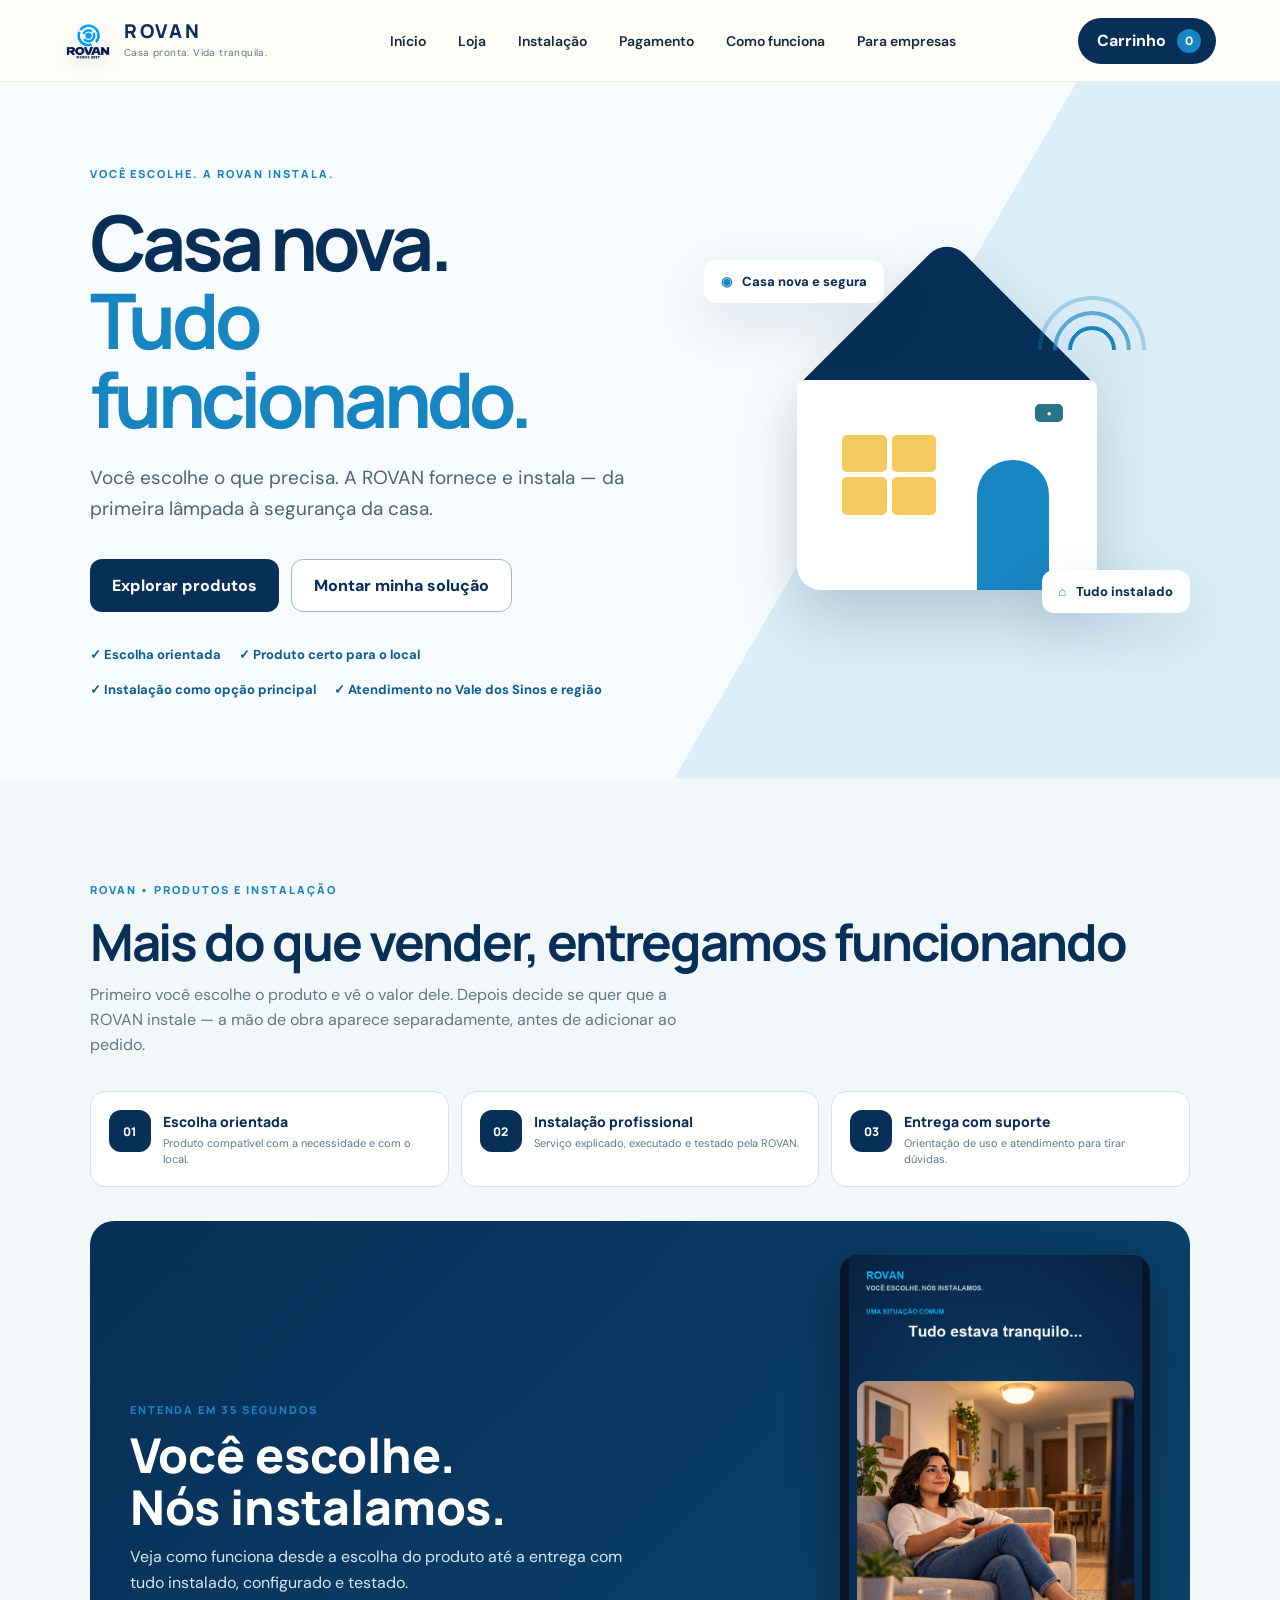
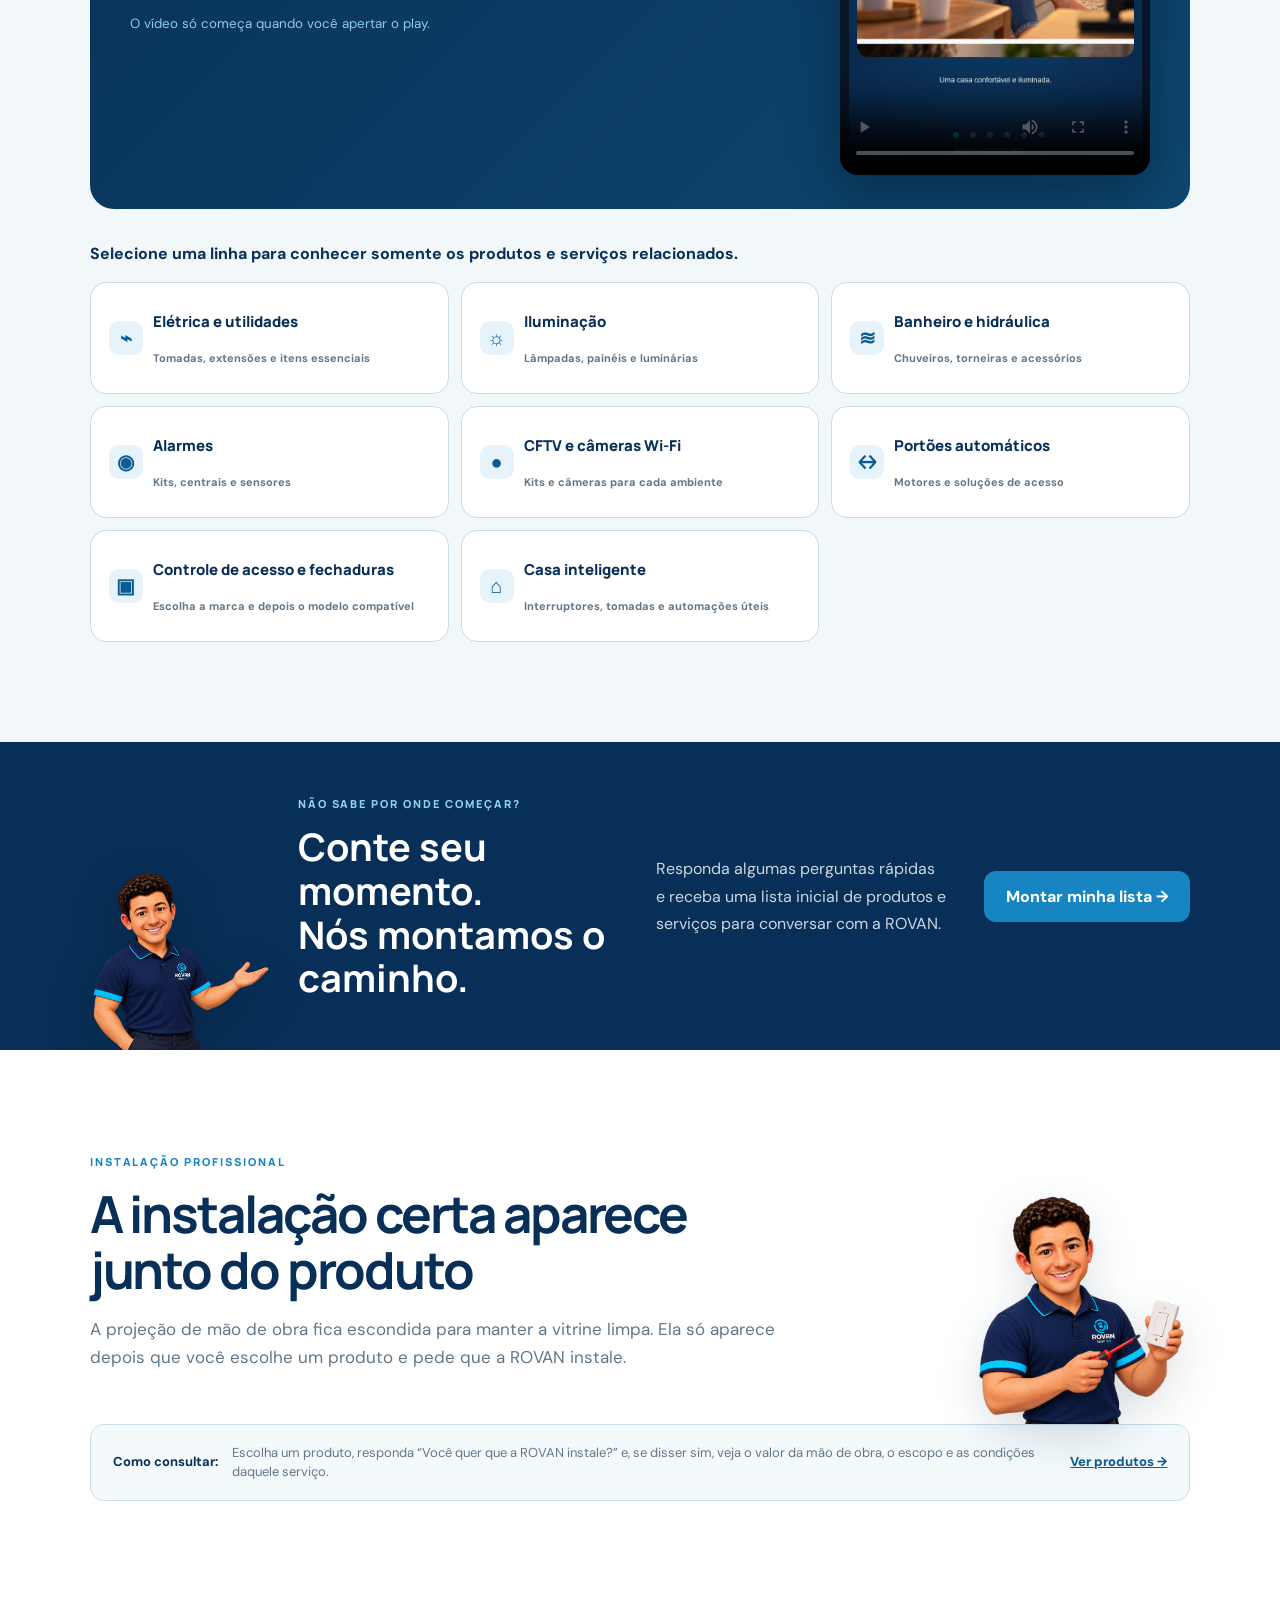
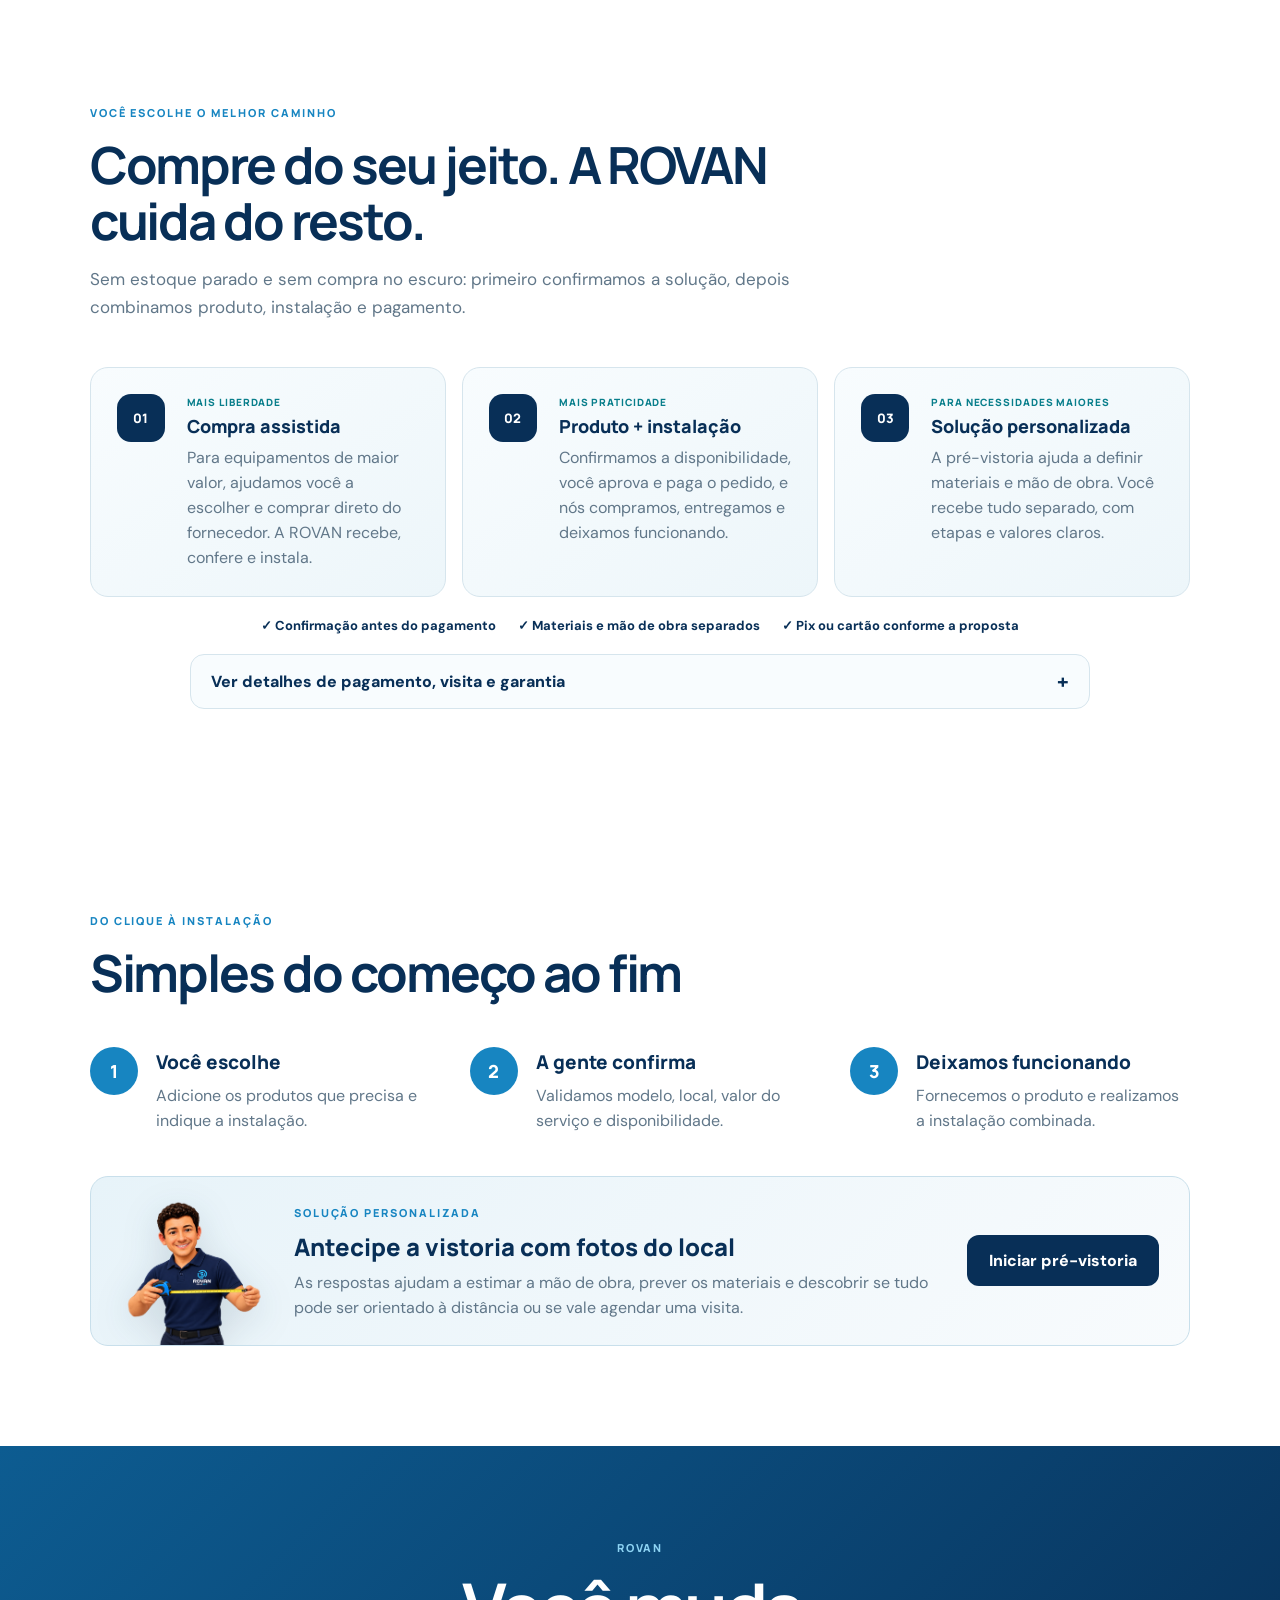
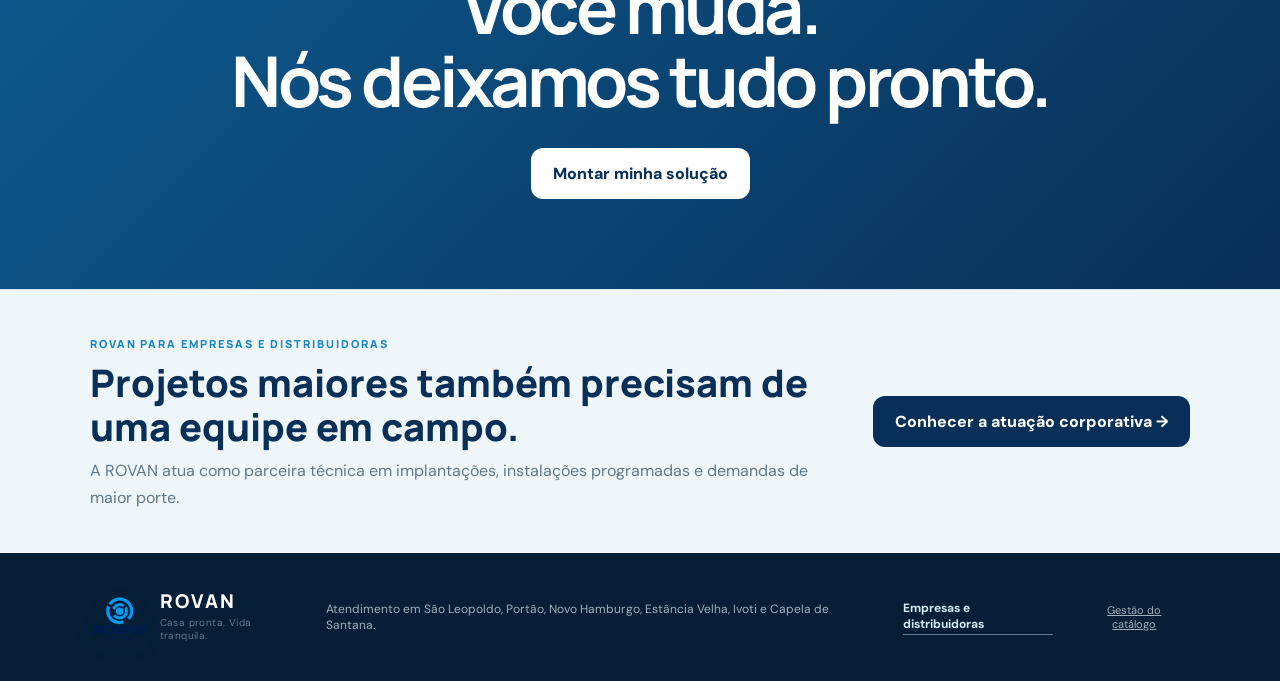
<file: index.html>
<!doctype html>
<html lang="pt-BR">
<head>
  <meta charset="utf-8">
  <meta name="viewport" content="width=device-width, initial-scale=1">
  <meta name="description" content="ROVAN: produtos e instalação para deixar sua casa nova pronta, organizada e segura.">
  <meta name="robots" content="noindex, nofollow">
  <meta name="theme-color" content="#102a43">
  <meta property="og:locale" content="pt_BR">
  <meta property="og:type" content="website">
  <meta property="og:title" content="ROVAN — Você escolhe. A gente instala.">
  <meta property="og:description" content="Produtos, segurança eletrônica e instalação para deixar sua casa funcionando desde o primeiro dia.">
  <meta property="og:url" content="https://jrovan2017.github.io/">
  <meta property="og:image" content="https://jrovan2017.github.io/assets/logo-rovan.png">
  <title>ROVAN — Sua casa pronta e protegida</title>
  <link rel="icon" type="image/png" href="assets/logo-rovan.png">
  <link rel="preconnect" href="https://fonts.googleapis.com">
  <link rel="preconnect" href="https://fonts.gstatic.com" crossorigin>
  <link href="https://fonts.googleapis.com/css2?family=DM+Sans:wght@400;500;600;700&family=Manrope:wght@600;700;800&display=swap" rel="stylesheet">
  <link rel="stylesheet" href="styles.css?v=17">
</head>
<body>
  <header class="topbar">
    <a class="brand" href="#inicio" aria-label="ROVAN, início">
      <img class="brand-logo" src="assets/logo-rovan.png" alt="">
      <span><strong>ROVAN</strong><small>Casa pronta. Vida tranquila.</small></span>
    </a>
    <nav aria-label="Navegação principal">
      <a href="#inicio">Início</a>
      <a href="#catalogo">Loja</a>
      <a href="#instalacao">Instalação</a>
      <a href="#pagamento">Pagamento</a>
      <a href="#como-funciona">Como funciona</a>
      <a href="parceria.html">Para empresas</a>
    </nav>
    <button class="cart-button" id="openCart" type="button" aria-label="Abrir carrinho">
      <span>Carrinho</span><b id="cartCount">0</b>
    </button>
  </header>

  <main>
    <section class="hero" id="inicio">
      <div class="hero-copy">
        <span class="eyebrow">VOCÊ ESCOLHE. A ROVAN INSTALA.</span>
        <h1>Casa nova.<br><em>Tudo funcionando.</em></h1>
        <p>Você escolhe o que precisa. A ROVAN fornece e instala — da primeira lâmpada à segurança da casa.</p>
        <div class="hero-actions">
          <a class="button primary" href="#catalogo">Explorar produtos</a>
          <button class="button secondary" type="button" data-open-planner>Montar minha solução</button>
        </div>
        <div class="trust-row" aria-label="Diferenciais">
          <span>✓ Escolha orientada</span>
          <span>✓ Produto certo para o local</span>
          <span>✓ Instalação como opção principal</span>
          <span>✓ Atendimento no Vale dos Sinos e região</span>
        </div>
      </div>
      <div class="hero-visual" aria-hidden="true">
        <div class="house-card">
          <div class="house-roof"></div>
          <div class="house-body">
            <div class="window"><i></i><i></i><i></i><i></i></div>
            <div class="door"></div>
            <span class="camera">●</span>
          </div>
          <span class="signal s1"></span><span class="signal s2"></span><span class="signal s3"></span>
        </div>
        <div class="floating-tag tag-one"><span>◉</span> Casa nova e segura</div>
        <div class="floating-tag tag-two"><span>⌂</span> Tudo instalado</div>
      </div>
    </section>

    <section class="section catalog" id="catalogo">
      <div class="category-page-intro">
        <a href="index.html?atualizado=14#catalogo">← Voltar para todas as linhas</a>
        <span class="eyebrow">CATÁLOGO ROVAN</span>
        <h1 id="categoryPageTitle">Produtos</h1>
        <p>Escolha o produto e, na etapa seguinte, decida se deseja a instalação da ROVAN.</p>
      </div>
      <div class="catalog-head">
        <div>
          <span class="eyebrow">ROVAN • PRODUTOS E INSTALAÇÃO</span>
          <h2>Mais do que vender, entregamos funcionando</h2>
          <p class="catalog-lead">Primeiro você escolhe o produto e vê o valor dele. Depois decide se quer que a ROVAN instale — a mão de obra aparece separadamente, antes de adicionar ao pedido.</p>
        </div>
        <label class="search" id="catalogSearch" hidden><span>⌕</span><input id="searchInput" type="search" placeholder="Buscar nesta linha" aria-label="Buscar na linha selecionada"></label>
      </div>
      <div class="catalog-promise" aria-label="O que a ROVAN entrega">
        <article><span>01</span><div><strong>Escolha orientada</strong><p>Produto compatível com a necessidade e com o local.</p></div></article>
        <article><span>02</span><div><strong>Instalação profissional</strong><p>Serviço explicado, executado e testado pela ROVAN.</p></div></article>
        <article><span>03</span><div><strong>Entrega com suporte</strong><p>Orientação de uso e atendimento para tirar dúvidas.</p></div></article>
      </div>
      <aside class="store-video">
        <div><span class="eyebrow">ENTENDA EM 35 SEGUNDOS</span><h3>Você escolhe.<br>Nós instalamos.</h3><p>Veja como funciona desde a escolha do produto até a entrega com tudo instalado, configurado e testado.</p><small>O vídeo só começa quando você apertar o play.</small></div>
        <video controls playsinline preload="metadata" poster="assets/rovan-como-funciona-poster.jpg?v=5" aria-label="Vídeo explicativo sobre a loja ROVAN"><source src="assets/rovan-como-funciona.mp4?v=5" type="video/mp4">Seu navegador não consegue reproduzir este vídeo.</video>
      </aside>
      <p class="catalog-instruction" id="catalogInstruction">Selecione uma linha para conhecer somente os produtos e serviços relacionados.</p>
      <div class="filters catalog-lines" id="filters" aria-label="Escolher uma linha de produtos e serviços">
        <button type="button" data-filter="essenciais"><span>⌁</span><strong>Elétrica e utilidades</strong><small>Tomadas, extensões e itens essenciais</small></button>
        <button type="button" data-filter="iluminacao"><span>☼</span><strong>Iluminação</strong><small>Lâmpadas, painéis e luminárias</small></button>
        <button type="button" data-filter="banheiro"><span>≋</span><strong>Banheiro e hidráulica</strong><small>Chuveiros, torneiras e acessórios</small></button>
        <button type="button" data-filter="alarmes"><span>◉</span><strong>Alarmes</strong><small>Kits, centrais e sensores</small></button>
        <button type="button" data-filter="cftv"><span>●</span><strong>CFTV e câmeras Wi-Fi</strong><small>Kits e câmeras para cada ambiente</small></button>
        <button type="button" data-filter="portoes"><span>↔</span><strong>Portões automáticos</strong><small>Motores e soluções de acesso</small></button>
        <button type="button" data-filter="fechaduras"><span>▣</span><strong>Controle de acesso e fechaduras</strong><small>Escolha a marca e depois o modelo compatível</small></button>
        <button type="button" data-filter="automacao"><span>⌂</span><strong>Casa inteligente</strong><small>Interruptores, tomadas e automações úteis</small></button>
      </div>
      <div class="catalog-results" id="catalogResults" hidden>
        <div class="catalog-selection"><div><span>Linha selecionada</span><strong id="selectedCategoryName"></strong></div><button type="button" id="closeCatalogLine">← Trocar de linha</button></div>
        <div class="brand-filter" id="brandFilter" hidden aria-label="Filtrar produtos por marca">
          <div><strong>Escolha a marca</strong><small>Se ainda não sabe, mantenha “Todas”.</small></div>
          <div class="brand-options" id="brandOptions"></div>
        </div>
        <aside class="category-tip" id="categoryTip" aria-live="polite">
        <img src="assets/apresentador-rovan-loja.png" alt="">
          <div><span>DICA DA ROVAN</span><strong id="categoryTipTitle"></strong><p id="categoryTipText"></p></div>
          <button type="button" data-open-planner>Tire sua dúvida →</button>
        </aside>
        <p class="catalog-count" id="catalogCount"></p>
        <p class="catalog-price-note"><strong>O preço exibido no cartão é somente do produto.</strong> Ao escolher um item, você decide se quer a instalação e vê a projeção da mão de obra separadamente.</p>
        <div class="product-grid" id="productGrid"></div>
        <p class="empty-state" id="emptyState" hidden>Nenhum item encontrado. Tente outra busca.</p>
      </div>
    </section>

    <section class="planner-banner">
      <img class="planner-presenter" src="assets/apresentador-rovan-apresenta-loja.png" alt="Apresentador da ROVAN mostrando as opções">
      <div>
        <span class="eyebrow light">NÃO SABE POR ONDE COMEÇAR?</span>
        <h2>Conte seu momento.<br>Nós montamos o caminho.</h2>
      </div>
      <p>Responda algumas perguntas rápidas e receba uma lista inicial de produtos e serviços para conversar com a ROVAN.</p>
      <button class="button accent" type="button" data-open-planner>Montar minha lista →</button>
    </section>

    <section class="section service-prices" id="instalacao">
      <div class="service-heading-wrap">
        <div class="section-heading">
          <span class="eyebrow">INSTALAÇÃO PROFISSIONAL</span>
          <h2>A instalação certa aparece junto do produto</h2>
          <p>A projeção de mão de obra fica escondida para manter a vitrine limpa. Ela só aparece depois que você escolhe um produto e pede que a ROVAN instale.</p>
        </div>
        <img class="service-presenter" src="assets/apresentador-rovan-instalacao-loja.png" alt="Técnico ROVAN apresentando uma instalação elétrica">
      </div>
      <div class="installation-explainer"><strong>Como consultar:</strong><span>Escolha um produto, responda “Você quer que a ROVAN instale?” e, se disser sim, veja o valor da mão de obra, o escopo e as condições daquele serviço.</span><a href="#catalogo">Ver produtos →</a></div>
    </section>

    <section class="section payment-section" id="pagamento">
      <div class="section-heading">
        <span class="eyebrow">VOCÊ ESCOLHE O MELHOR CAMINHO</span>
        <h2>Compre do seu jeito. A ROVAN cuida do resto.</h2>
        <p>Sem estoque parado e sem compra no escuro: primeiro confirmamos a solução, depois combinamos produto, instalação e pagamento.</p>
      </div>
      <div class="payment-flow">
        <article><span class="payment-icon">01</span><div><span class="payment-kicker">MAIS LIBERDADE</span><h3>Compra assistida</h3><p>Para equipamentos de maior valor, ajudamos você a escolher e comprar direto do fornecedor. A ROVAN recebe, confere e instala.</p></div></article>
        <article><span class="payment-icon">02</span><div><span class="payment-kicker">MAIS PRATICIDADE</span><h3>Produto + instalação</h3><p>Confirmamos a disponibilidade, você aprova e paga o pedido, e nós compramos, entregamos e deixamos funcionando.</p></div></article>
        <article><span class="payment-icon">03</span><div><span class="payment-kicker">PARA NECESSIDADES MAIORES</span><h3>Solução personalizada</h3><p>A pré-vistoria ajuda a definir materiais e mão de obra. Você recebe tudo separado, com etapas e valores claros.</p></div></article>
      </div>
      <div class="payment-assurance"><span>✓ Confirmação antes do pagamento</span><span>✓ Materiais e mão de obra separados</span><span>✓ Pix ou cartão conforme a proposta</span></div>
      <details class="payment-details">
        <summary>Ver detalhes de pagamento, visita e garantia</summary>
        <div><p><strong>Pagamento:</strong> equipamentos sob encomenda são pagos após a confirmação. Nas soluções maiores, os materiais são antecipados e a mão de obra segue as etapas do orçamento.</p><p><strong>Visita técnica:</strong> quando necessária, o valor é informado antes do agendamento e pode virar crédito na contratação, conforme a proposta.</p><p><strong>Tudo documentado:</strong> disponibilidade, prazos, garantia, alterações e cancelamento ficam registrados antes da compra.</p><p><strong>Segurança eletrônica:</strong> a ROVAN vende, instala, configura e orienta. O acesso final fica com o cliente; não oferecemos monitoramento remoto.</p></div>
      </details>
    </section>

    <section class="section how" id="como-funciona">
      <div class="section-heading">
        <span class="eyebrow">DO CLIQUE À INSTALAÇÃO</span>
        <h2>Simples do começo ao fim</h2>
      </div>
      <ol class="steps">
        <li><b>1</b><div><h3>Você escolhe</h3><p>Adicione os produtos que precisa e indique a instalação.</p></div></li>
        <li><b>2</b><div><h3>A gente confirma</h3><p>Validamos modelo, local, valor do serviço e disponibilidade.</p></div></li>
        <li><b>3</b><div><h3>Deixamos funcionando</h3><p>Fornecemos o produto e realizamos a instalação combinada.</p></div></li>
      </ol>
      <div class="survey-callout"><img class="survey-presenter" src="assets/apresentador-rovan-trena.png" alt="Técnico ROVAN fazendo a medição do local"><div><span class="eyebrow">SOLUÇÃO PERSONALIZADA</span><h3>Antecipe a vistoria com fotos do local</h3><p>As respostas ajudam a estimar a mão de obra, prever os materiais e descobrir se tudo pode ser orientado à distância ou se vale agendar uma visita.</p></div><button class="button primary" type="button" data-open-survey>Iniciar pré-vistoria</button></div>
    </section>

    <section class="cta">
      <span class="eyebrow light">ROVAN</span>
      <h2>Você muda.<br>Nós deixamos tudo pronto.</h2>
      <button class="button white" type="button" data-open-planner>Montar minha solução</button>
    </section>

    <aside class="enterprise-entry" aria-label="Soluções corporativas da ROVAN">
      <div>
        <span class="eyebrow">ROVAN PARA EMPRESAS E DISTRIBUIDORAS</span>
        <h2>Projetos maiores também precisam de uma equipe em campo.</h2>
        <p>A ROVAN atua como parceira técnica em implantações, instalações programadas e demandas de maior porte.</p>
      </div>
      <a class="button enterprise-button" href="parceria.html">Conhecer a atuação corporativa →</a>
    </aside>
  </main>

  <footer>
    <div class="brand footer-brand"><img class="brand-logo" src="assets/logo-rovan.png" alt=""><span><strong>ROVAN</strong><small>Casa pronta. Vida tranquila.</small></span></div>
    <p>Atendimento em São Leopoldo, Portão, Novo Hamburgo, Estância Velha, Ivoti e Capela de Santana.</p>
    <a class="footer-enterprise-link" href="parceria.html">Empresas e distribuidoras</a>
    <button type="button" id="openAdmin">Gestão do catálogo</button>
  </footer>

  <aside class="drawer" id="cartDrawer" aria-hidden="true" aria-label="Carrinho">
    <div class="drawer-head"><div><span class="eyebrow">SEU PEDIDO</span><h2>Carrinho</h2></div><button type="button" data-close aria-label="Fechar">×</button></div>
    <div class="cart-items" id="cartItems"></div>
    <div class="cart-empty" id="cartEmpty"><span>⌂</span><p>Seu carrinho está vazio.</p><small>Escolha produtos ou monte uma solução.</small></div>
    <div class="cart-summary" id="cartSummary">
      <div class="install-toggle"><span>✓ A instalação é escolhida separadamente em cada produto.</span></div>
      <div class="customer-fields">
        <label><span>Seu nome</span><input id="customerName" type="text" autocomplete="name" placeholder="Como podemos chamar você?" required></label>
        <label><span>Telefone / WhatsApp</span><input id="customerPhone" type="tel" autocomplete="tel" inputmode="tel" placeholder="(51) 99999-9999" required></label>
        <label class="wide"><span>Endereço completo da entrega ou instalação</span><input id="serviceAddress" type="text" autocomplete="street-address" placeholder="Rua, número, bairro e cidade" required></label>
        <label class="wide"><span>Complemento ou ponto de referência <small>(opcional)</small></span><input id="serviceReference" type="text" placeholder="Apartamento, bloco ou referência próxima"></label>
        <label><span>Melhor dia <small>(preferência)</small></span><input id="preferredDate" type="date"></label>
        <label><span>Melhor período</span><select id="preferredPeriod"><option>Manhã</option><option>Tarde</option><option>Horário comercial</option><option>Sábado</option><option>A combinar</option></select></label>
      </div>
      <small class="schedule-note">A data é uma preferência. A ROVAN confirma o agendamento pelo WhatsApp.</small>
      <label class="payment-choice"><span>Como prefere pagar após a confirmação?</span><select id="paymentPreference"><option value="Quero receber as opções no orçamento">Quero receber as opções no orçamento</option><option value="Pix após confirmação">Pix após confirmação</option><option value="Link de cartão após confirmação">Link de cartão após confirmação</option><option value="Pagamento presencial na entrega/instalação">Pagamento presencial na entrega/instalação</option><option value="Solução personalizada: materiais antecipados e mão de obra por etapas">Solução personalizada: materiais antecipados e mão de obra por etapas</option></select></label>
      <div><span>Subtotal dos produtos</span><strong id="cartTotal">R$ 0,00</strong></div>
      <small>Este é um pedido de confirmação, não uma cobrança. A ROVAN verifica disponibilidade e envia as condições antes de receber qualquer valor.</small>
      <button class="button primary full" type="button" id="checkoutButton">Solicitar pelo WhatsApp</button>
    </div>
  </aside>

  <div class="modal" id="plannerModal" aria-hidden="true" role="dialog" aria-modal="true" aria-labelledby="plannerTitle">
    <div class="modal-card">
      <button class="modal-close" type="button" data-close aria-label="Fechar">×</button>
      <span class="eyebrow">ROVAN GUIA</span><h2 id="plannerTitle">O que você precisa agora?</h2>
      <p>Escolha quantas opções quiser. Vamos preparar uma sugestão inicial.</p>
      <div class="choice-grid">
        <label><input type="checkbox" value="essenciais"><span><b>⌂</b><strong>Estou começando</strong><small>Quero os itens essenciais</small></span></label>
        <label><input type="checkbox" value="iluminacao"><span><b>☼</b><strong>Iluminação e elétrica</strong><small>Lâmpadas, tomadas e acessórios</small></span></label>
        <label><input type="checkbox" value="banheiro"><span><b>≋</b><strong>Banheiro e hidráulica</strong><small>Conforto desde o primeiro dia</small></span></label>
        <label><input type="checkbox" value="alarmes"><span><b>◉</b><strong>Quero um alarme</strong><small>Kit completo e personalizável</small></span></label>
        <label><input type="checkbox" value="cftv"><span><b>◉</b><strong>Quero câmeras</strong><small>Kits de 4 ou 8 câmeras</small></span></label>
        <label><input type="checkbox" value="portoes"><span><b>↔</b><strong>Quero automatizar o portão</strong><small>Deslizante ou basculante</small></span></label>
        <label><input type="checkbox" value="instalacao"><span><b>⌁</b><strong>Preciso de instalação</strong><small>Já tenho alguns produtos</small></span></label>
      </div>
      <button class="button primary full" type="button" id="plannerResult">Ver minha sugestão</button>
    </div>
  </div>

  <div class="modal" id="adminModal" aria-hidden="true" role="dialog" aria-modal="true" aria-labelledby="adminTitle">
    <div class="modal-card admin-card">
      <button class="modal-close" type="button" data-close aria-label="Fechar">×</button>
      <span class="eyebrow">CATÁLOGO ROVAN</span><h2 id="adminTitle">Gestão dos produtos</h2>
      <p>Cadastre, edite e organize produtos. Esta versão fica salva neste navegador; use a exportação como backup até conectarmos a área administrativa online.</p>
      <div class="admin-summary"><strong id="adminCount"></strong><span>Venda sob consulta, sem exibir estoque.</span></div>
      <h3 id="formTitle">Adicionar produto</h3>
      <form id="productForm" class="admin-form">
        <input type="hidden" id="editingId">
        <input name="name" required placeholder="Nome do produto">
        <input name="price" inputmode="decimal" placeholder="Preço: 59,90 (vazio = sob consulta)">
        <select name="category" required><option value="essenciais">Primeiros essenciais</option><option value="iluminacao">Iluminação e elétrica</option><option value="banheiro">Banheiro e hidráulica</option><option value="alarmes">Alarmes</option><option value="cftv">CFTV</option><option value="portoes">Portões automáticos</option><option value="fechaduras">Controle de acesso e fechaduras</option><option value="automacao">Casa inteligente</option><option value="seguranca">Casa segura</option><option value="kits">Kits</option></select>
        <input name="image" inputmode="url" placeholder="Link da imagem">
        <label class="file-field">Ou escolher imagem<input name="imageFile" type="file" accept="image/*"></label>
        <textarea name="description" placeholder="Descrição curta (pode preencher depois)"></textarea>
        <div class="form-buttons"><button class="button primary" id="saveProduct" type="submit">Adicionar produto</button><button type="button" id="cancelEdit" hidden>Cancelar</button><button type="button" class="danger" id="deleteProduct" hidden>Excluir</button></div>
      </form>
      <div class="admin-actions">
        <button type="button" id="exportCatalog">Exportar catálogo</button>
        <label class="import-label">Importar catálogo<input type="file" id="importCatalog" accept="application/json"></label>
        <button type="button" id="resetCatalog">Restaurar catálogo da Kyte</button>
      </div>
      <div class="admin-list" id="adminList"></div>
    </div>
  </div>

  <div class="modal" id="customizeModal" aria-hidden="true" role="dialog" aria-modal="true" aria-labelledby="customizeTitle">
    <div class="modal-card customize-card">
      <button class="modal-close" type="button" data-close aria-label="Fechar">×</button>
      <span class="eyebrow">MONTE COM A ROVAN</span>
      <h2 id="customizeTitle">Personalizar kit</h2>
      <p id="customizeIntro">Escolha uma configuração inicial. Antes da compra, a ROVAN confirma equipamentos, compatibilidade e instalação.</p>
      <form id="customizeForm" class="customize-form">
        <input type="hidden" name="productId">
        <div id="alarmCustomizeFields">
          <label id="sensorConnectionField"><span>Tipo de sensores</span><select name="sensorConnection"><option value="Com fio">Com fio - menor custo</option><option value="Sem fio">Sem fio - instalação mais limpa</option><option value="Configuração mista" selected>Configuração mista</option></select></label>
          <label><span>Sensores de porta/janela</span><input type="number" name="openingSensors" min="1" max="32" value="2"></label>
          <label><span>Sensores internos PET</span><input type="number" name="internalSensors" min="0" max="16" value="1"></label>
          <label><span>Sensores externos</span><input type="number" name="externalSensors" min="0" max="16" value="0"></label>
          <label><span>Controles adicionais</span><input type="number" name="extraRemotes" min="1" max="16" value="1"></label>
          <div class="included-note" id="alarmIncludedNote">O conteúdo do kit será confirmado conforme a central escolhida.</div>
        </div>
        <div id="cftvCustomizeFields" hidden>
          <fieldset><legend>Tecnologia das câmeras</legend>
            <label><input type="radio" name="cftvTechnology" value="Analógico 1 MP" checked><span>Analógico 1 MP <small>opção econômica</small></span></label>
            <label><input type="radio" name="cftvTechnology" value="Analógico 2 MP Full Color"><span>Analógico 2 MP Full Color <small>mais definição e cores à noite</small></span></label>
            <label><input type="radio" name="cftvTechnology" value="IP"><span>IP <small>rede, expansão e recursos avançados</small></span></label>
          </fieldset>
          <label><span>Câmeras dome — áreas internas/protegidas</span><input type="number" name="domeCameras" min="0" max="8" value="2"></label>
          <label><span>Câmeras bullet — áreas externas/perímetro</span><input type="number" name="bulletCameras" min="0" max="8" value="2"></label>
          <div class="included-note"><strong>Incluso:</strong> HD de 500 GB. O tempo estimado de gravação será confirmado conforme a tecnologia e a configuração escolhidas.</div>
        </div>
        <button class="button primary full" type="submit">Adicionar configuração ao pedido</button>
      </form>
    </div>
  </div>

  <div class="modal" id="firstMoveModal" aria-hidden="true" role="dialog" aria-modal="true" aria-labelledby="firstMoveTitle">
    <div class="modal-card first-move-card">
      <button class="modal-close" type="button" data-close aria-label="Fechar">×</button>
      <span class="eyebrow">SUA PRIMEIRA MUDANÇA</span>
      <h2 id="firstMoveTitle">Monte a lista da casa por ambiente</h2>
      <p>Marque somente o que precisa e ajuste as quantidades. Antes da compra, a ROVAN confirma modelos, tensão, medidas e compatibilidade.</p>
      <div class="first-move-progress"><strong id="firstMoveCount">0 itens selecionados</strong><span>A lista fica salva neste aparelho.</span></div>
      <form id="firstMoveForm">
        <div class="first-move-rooms" id="firstMoveRooms"></div>
        <label class="first-move-install"><input type="checkbox" id="firstMoveInstallation" checked><span><strong>Quero que a ROVAN instale os itens selecionados</strong><small>A mão de obra será calculada conforme a lista, as fotos e as condições do imóvel.</small></span></label>
        <div class="first-move-actions"><button class="button secondary" type="button" id="firstMoveClear">Limpar lista</button><button class="button primary" type="submit">Adicionar lista ao pedido</button></div>
      </form>
    </div>
  </div>

  <div class="modal" id="installationModal" aria-hidden="true" role="dialog" aria-modal="true" aria-labelledby="installationProductName">
    <div class="modal-card installation-card">
      <button class="modal-close" type="button" data-close aria-label="Fechar">×</button>
      <span class="eyebrow">ESCOLHA DO PEDIDO</span>
      <div class="installation-product-head">
        <div class="installation-product-image" id="installationProductImage"></div>
        <div><h2 id="installationProductName">Produto</h2><p>O valor abaixo é somente do produto. A instalação é opcional e aparece separadamente.</p><div class="choice-product-price"><span>VALOR DO PRODUTO</span><strong id="installationProductPrice">Sob consulta</strong></div></div>
      </div>
      <div class="installation-question" id="installationQuestion">
        <strong>Você quer que a ROVAN instale este produto?</strong>
        <p>Escolha uma opção para continuar.</p>
        <div><button class="button secondary" type="button" id="productOnlyAdd">Não, quero somente o produto</button><button class="button primary" type="button" id="showInstallation">Sim, quero que a ROVAN instale</button></div>
      </div>
      <div class="installation-reveal" id="installationReveal" hidden>
        <div class="installation-estimate"><span id="installationEstimateLabel">Mão de obra estimada</span><strong id="installationEstimateValue">Sob análise</strong><small id="installationEstimateUnit"></small></div>
        <div class="installed-total"><small>PRODUTO INSTALADO</small><strong id="installationGrandTotal">Sob consulta</strong><span>Equipamento e instalação em condição básica.</span></div>
        <div class="installation-details-grid">
          <section><h3>O que está incluído</h3><ul id="installationIncluded"></ul></section>
          <section><h3>O que pode alterar o valor</h3><p id="installationConditions"></p></section>
        </div>
        <div class="installation-reference"><strong>Condições e referências pertinentes</strong><p id="installationReference"></p><small>A projeção não é cobrança. O valor final e o escopo são confirmados antes do serviço.</small></div>
        <div class="installation-actions"><button class="button primary" type="button" id="installationAdd">Adicionar produto + solicitar instalação</button><button class="button secondary" type="button" id="installationSurvey">Enviar informações do local</button></div>
      </div>
    </div>
  </div>

  <div class="modal" id="surveyModal" aria-hidden="true" role="dialog" aria-modal="true" aria-labelledby="surveyTitle">
    <div class="modal-card survey-card">
      <button class="modal-close" type="button" data-close aria-label="Fechar">×</button>
      <span class="eyebrow">PRÉ-VISTORIA ROVAN</span><h2 id="surveyTitle">Conte como é o local</h2>
      <p>As respostas ajudam no primeiro diagnóstico, na estimativa inicial de mão de obra e na lista de materiais. Não substituem o orçamento final nem a visita quando ela for necessária.</p>
      <form id="surveyForm" class="survey-form">
        <label><span>Cidade</span><input name="city" required placeholder="Ex.: São Leopoldo"></label>
        <label><span>Bairro</span><input name="neighborhood" required placeholder="Ex.: Centro"></label>
        <label><span>Tipo de solução</span><select name="projectType" required><option value="">Selecione</option><option>Alarme</option><option>CFTV / câmeras</option><option>Motor de portão</option><option>Controle de acesso / fechadura</option><option>Casa inteligente</option><option>Outro</option></select></label>
        <label><span>Tipo de imóvel</span><select name="propertyType" required><option value="">Selecione</option><option>Casa</option><option>Apartamento</option><option>Loja / comércio</option><option>Indústria</option><option>Condomínio</option></select></label>
        <label><span>Acesso ao forro ou telhado</span><select name="ceilingAccess"><option>Não sei informar</option><option>Tem acesso fácil ao forro</option><option>Será necessário subir no forro</option><option>Pode ser necessário retirar telhas</option><option>Não existe acesso ao forro</option></select></label>
        <label><span>Passagem para a fiação</span><select name="wiringRoute"><option>Não sei informar</option><option>Existe tubulação livre</option><option>Existe tubulação, mas precisa verificar</option><option>Será necessária tubulação aparente</option><option>Pode ser necessário cavar</option></select></label>
        <label><span>Piso no trajeto</span><select name="floorWork"><option>Não se aplica</option><option>Terra / jardim</option><option>Contrapiso</option><option>Piso ou PVS a retirar e reinstalar</option><option>Não sei informar</option></select></label>
        <label><span>Energia elétrica próxima</span><select name="power"><option>Não sei informar</option><option>Há tomada próxima</option><option>Há ponto elétrico próximo</option><option>Será necessário puxar fiação</option><option>No portão, a elétrica já está pronta</option><option>No portão, será necessário levar energia</option></select></label>
        <label class="wide"><span>Onde fica o roteador e como é o sinal no local?</span><textarea name="router" placeholder="Ex.: roteador na sala; sinal fraco no portão e no fundo do pátio"></textarea></label>
        <label class="wide"><span>Observações sobre o percurso, altura ou obstáculos</span><textarea name="notes" placeholder="Ex.: precisa passar pelo forro, retirar duas telhas, instalar tubulação externa..."></textarea></label>
        <div class="photo-checklist wide">
          <h3>Fotos recomendadas</h3><p>Escolha imagens nítidas e abertas, além de detalhes quando necessário.</p>
          <label>Visão geral do local<input type="file" name="photosOverview" accept="image/*" multiple></label>
          <label>Acesso ao forro ou telhado<input type="file" name="photosCeiling" accept="image/*" multiple></label>
          <label>Roteador e sinal no local<input type="file" name="photosRouter" accept="image/*" multiple></label>
          <label>Tomada ou ponto elétrico mais próximo<input type="file" name="photosPower" accept="image/*" multiple></label>
          <label>Trajeto possível da fiação/tubulação<input type="file" name="photosRoute" accept="image/*" multiple></label>
          <label>Solo, piso ou PVS que podem ser removidos<input type="file" name="photosGround" accept="image/*" multiple></label>
        </div>
        <div class="privacy-note wide">Nesta versão, as fotos ficam somente no seu aparelho. O resumo será preparado para o WhatsApp e você anexará as imagens na conversa.</div>
        <button class="button primary full wide" type="submit">Preparar resumo para revisar</button>
        <div class="survey-result wide" id="surveyResult" hidden><h3>Revise antes de enviar</h3><textarea id="surveySummary" readonly></textarea><button type="button" id="copySurvey">Abrir WhatsApp</button><small>A conversa será aberta com o resumo preenchido. Depois, anexe as fotos do local.</small></div>
      </form>
    </div>
  </div>

  <div class="overlay" id="overlay"></div>
  <div class="toast" id="toast" role="status" aria-live="polite"></div>
  <script src="catalog-data.js?v=13"></script>
  <script src="app-v3.js?v=17"></script>
</body>
</html>
</file>
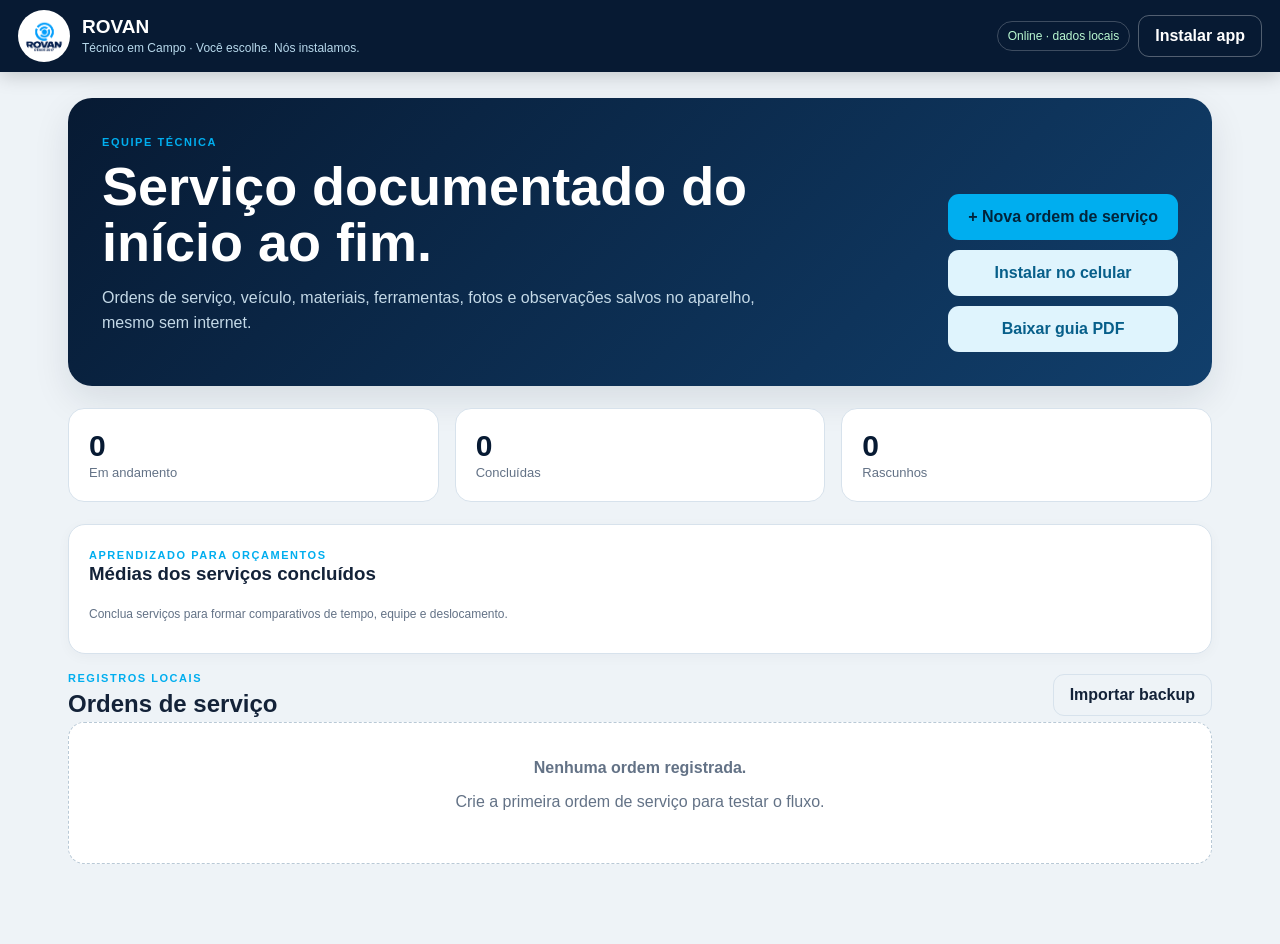
<file: campo/index.html>
<!doctype html>
<html lang="pt-BR">
<head>
  <meta charset="utf-8">
  <meta name="viewport" content="width=device-width,initial-scale=1,viewport-fit=cover">
  <meta name="theme-color" content="#071a33">
  <meta name="description" content="ROVAN Técnico em Campo - ordens de serviço, materiais, ferramentas e registro fotográfico.">
  <link rel="manifest" href="manifest.webmanifest">
  <link rel="icon" href="icon.svg" type="image/svg+xml">
  <link rel="stylesheet" href="styles.css">
  <link rel="stylesheet" href="quick.css">
  <link rel="stylesheet" href="insights.css">
  <link rel="stylesheet" href="brand.css">
  <title>ROVAN Técnico em Campo</title>
</head>
<body>
  <header class="topbar">
    <div class="brand"><img src="logo-rovan.png" alt="Logo ROVAN"><div><strong>ROVAN</strong><span>Técnico em Campo · Você escolhe. Nós instalamos.</span></div></div>
    <div class="top-actions"><span id="offlineBadge" class="status-pill">Verificando conexão</span><button id="installBtn" class="ghost">Instalar app</button></div>
  </header>

  <main class="shell">
    <section id="homeView" class="view active">
      <div class="hero">
        <div><span class="eyebrow">Equipe técnica</span><h1>Serviço documentado do início ao fim.</h1><p>Ordens de serviço, veículo, materiais, ferramentas, fotos e observações salvos no aparelho, mesmo sem internet.</p></div>
        <div class="hero-actions"><button id="newOrderBtn" class="primary large">+ Nova ordem de serviço</button><button id="installHeroBtn" class="secondary large">Instalar no celular</button><a class="secondary large guide-link" href="downloads/Guia_ROVAN_Tecnico_em_Campo.pdf" download>Baixar guia PDF</a></div>
      </div>
      <div class="summary-grid">
        <article><b id="countOpen">0</b><span>Em andamento</span></article>
        <article><b id="countDone">0</b><span>Concluídas</span></article>
        <article><b id="countDraft">0</b><span>Rascunhos</span></article>
      </div>
      <div class="card"><div class="card-head"><div><span class="eyebrow">Aprendizado para orçamentos</span><h3>Médias dos serviços concluídos</h3></div></div><div id="insightList" class="insights"><p class="hint">Conclua serviços para formar comparativos de tempo, equipe e deslocamento.</p></div></div>
      <div class="section-head"><div><span class="eyebrow">Registros locais</span><h2>Ordens de serviço</h2></div><button id="importBtn" class="ghost">Importar backup</button><input id="importInput" type="file" accept="application/json" hidden></div>
      <div id="orderList" class="order-list"></div>
    </section>

    <section id="orderView" class="view">
      <div class="order-head">
        <button id="backBtn" class="icon-btn" aria-label="Voltar">←</button>
        <div><span id="orderStatus" class="eyebrow">Rascunho</span><h1 id="orderTitle">Nova ordem de serviço</h1></div>
        <button id="saveBtn" class="primary">Salvar</button>
      </div>

      <nav id="stepNav" class="step-nav" aria-label="Etapas">
        <button data-step="0" class="active">1. Serviço</button><button data-step="1">2. Veículo</button><button data-step="2">3. Materiais</button><button data-step="3">4. Ferramentas</button><button data-step="4">5. Execução</button><button data-step="5">6. Telhado</button><button data-step="6">7. Conclusão</button>
      </nav>

      <form id="orderForm" novalidate>
        <section class="form-step active" data-step="0">
          <div class="step-title"><span>01</span><div><h2>Cliente e serviço</h2><p>Identifique o atendimento e registre as orientações recebidas.</p></div></div>
          <div class="card grid-2">
            <label>Cliente<input name="clientName" required></label><label>Telefone<input name="clientPhone" inputmode="tel"></label>
            <label class="wide">Endereço completo<input name="address" required></label><label>Cidade<input name="city"></label><label>CEP<input name="zip" inputmode="numeric"></label>
            <label>Pedido/orçamento<input name="reference"></label><label>Tipo de serviço<select name="serviceType"><option>Instalação</option><option>Manutenção</option><option>Vistoria</option><option>Retorno técnico</option><option>Garantia</option></select></label>
            <label class="wide">Descrição do serviço<textarea name="serviceDescription" rows="4" required></textarea></label>
            <label class="wide">Orientações da loja / orçamento<textarea name="storeGuidance" rows="3"></textarea></label>
            <label>Tempo estimado no orçamento (horas)<input name="estimatedHours" inputmode="decimal"></label><label>Tamanho previsto da equipe<input name="estimatedTeam" inputmode="numeric"></label>
            <label class="wide">Fatores de complexidade<textarea name="complexity" rows="2" placeholder="Altura, telhado, forro, tubulação, escavação, distância, acesso restrito..."></textarea></label>
            <label class="wide">Avarias ou condições preexistentes<textarea name="preExistingDamage" rows="3" placeholder="Trincas, telhas, infiltrações, pintura, equipamentos existentes, pontos sem energia..."></textarea></label>
            <label class="wide">Observações desta etapa<textarea name="obsService" rows="3"></textarea></label>
          </div>
          <div class="card"><h3>Fotos do local antes da intervenção</h3><p class="hint">Registre visão geral, pontos de instalação e qualquer avaria preexistente.</p><div class="photo-grid" data-photo-section="preExisting"></div><label class="photo-add">+ Fotos do local<input type="file" accept="image/*" capture="environment" multiple data-photo-input="preExisting"></label></div>
          <div class="card"><div class="card-head"><h3>Localização</h3><button type="button" class="secondary geo-btn" data-target="serviceLocation">Registrar GPS</button></div><input name="serviceLocation" placeholder="Latitude, longitude e horário" readonly></div>
        </section>

        <section class="form-step" data-step="1">
          <div class="step-title"><span>02</span><div><h2>Veículo e deslocamento</h2><p>Registre as condições antes da saída e os horários do atendimento.</p></div></div>
          <div class="card grid-3">
            <label>Veículo<input name="vehicle"></label><label>Placa<input name="plate"></label><label>Motorista<input name="driver"></label>
            <label>Equipe<input name="team" placeholder="Nomes separados por vírgula"></label><label>Km inicial<input name="kmStart" inputmode="decimal"></label><label>Km final<input name="kmEnd" inputmode="decimal"></label>
            <label>Saída da base<input name="departAt" type="datetime-local"></label><label>Chegada ao cliente<input name="arriveAt" type="datetime-local"></label><label>Início do serviço<input name="serviceStartAt" type="datetime-local"></label>
            <label>Fim do serviço<input name="serviceEndAt" type="datetime-local"></label><label>Saída do cliente<input name="departClientAt" type="datetime-local"></label><label>Retorno à base<input name="returnAt" type="datetime-local"></label>
            <label class="check"><input name="waterOk" type="checkbox"> Água verificada</label><label class="check"><input name="oilOk" type="checkbox"> Óleo verificado</label><label class="check"><input name="fuelOk" type="checkbox"> Combustível verificado</label><label class="check"><input name="epiOk" type="checkbox"> EPIs conferidos</label>
            <label class="wide">Observações do veículo e deslocamento<textarea name="obsVehicle" rows="3"></textarea></label>
          </div>
          <div class="card"><div class="card-head"><h3>Comparativo de tempo</h3><button type="button" id="stampNowBtn" class="secondary">Registrar horário atual</button></div><div class="summary-grid timing"><article><b id="travelOut">--</b><span>Deslocamento de ida</span></article><article><b id="waitingTime">--</b><span>Espera/preparação</span></article><article><b id="serviceTime">--</b><span>Execução</span></article><article><b id="stayTime">--</b><span>Permanência no cliente</span></article><article><b id="travelBack">--</b><span>Retorno</span></article><article><b id="totalTime">--</b><span>Tempo total</span></article></div><p class="hint">Os tempos são calculados automaticamente e ficam vinculados ao tipo de serviço para comparação em orçamentos futuros.</p></div>
          <div class="card"><h3>Fotos obrigatórias antes da saída</h3><p class="hint">Painel/quilometragem, nível de combustível, reservatório de água e vareta do óleo.</p><div class="photo-grid" data-photo-section="vehicle"></div><label class="photo-add">+ Adicionar fotos<input type="file" accept="image/*" capture="environment" multiple data-photo-input="vehicle"></label></div>
        </section>

        <section class="form-step" data-step="2">
          <div class="step-title"><span>03</span><div><h2>Materiais</h2><p>Não é possível iniciar uma instalação sem registrar o material levado e utilizado.</p></div></div>
          <div class="rule-banner"><strong>Regra ROVAN:</strong> inclua pelo menos um material, sua quantidade e uma foto antes de avançar.</div>
          <div class="card"><div class="card-head"><h3>Lista de materiais</h3><button type="button" id="addMaterialBtn" class="secondary">+ Material</button></div><div id="materialList" class="repeater"></div></div>
          <div class="card"><h3>Fotos gerais dos materiais separados</h3><div class="photo-grid" data-photo-section="materials"></div><label class="photo-add">+ Fotografar materiais<input type="file" accept="image/*" capture="environment" multiple data-photo-input="materials"></label><label>Observações dos materiais<textarea name="obsMaterials" rows="3"></textarea></label></div>
        </section>

        <section class="form-step" data-step="3">
          <div class="step-title"><span>04</span><div><h2>Ferramentas e equipamentos</h2><p>Controle ferramentas próprias, emprestadas ou alugadas e a responsabilidade pela devolução.</p></div></div>
          <div class="card"><div class="card-head"><h3>Lista de ferramentas</h3><button type="button" id="addToolBtn" class="secondary">+ Ferramenta</button></div><div id="toolList" class="repeater"></div></div>
          <div class="card"><h3>Fotos das ferramentas</h3><div class="photo-grid" data-photo-section="tools"></div><label class="photo-add">+ Adicionar fotos<input type="file" accept="image/*" capture="environment" multiple data-photo-input="tools"></label><label>Observações das ferramentas<textarea name="obsTools" rows="3"></textarea></label></div>
        </section>

        <section class="form-step" data-step="4">
          <div class="step-title"><span>05</span><div><h2>Execução por etapas</h2><p>Registre antes, durante e depois de cada parte do serviço.</p></div></div>
          <div class="card"><div class="card-head"><h3>Etapas executadas</h3><button type="button" id="addWorkStepBtn" class="secondary">+ Etapa</button></div><div id="workStepList" class="work-steps"></div></div>
          <div class="card grid-2"><label class="wide">Alterações em relação ao orçamento<textarea name="changes" rows="3"></textarea></label><label class="wide">Autorização do cliente para alterações<textarea name="changeApproval" rows="3" placeholder="Nome, horário e forma de autorização"></textarea></label><label class="wide">Observações gerais da execução<textarea name="obsExecution" rows="3"></textarea></label></div>
        </section>

        <section class="form-step" data-step="5">
          <div class="step-title"><span>06</span><div><h2>Telhado, forro e áreas de risco</h2><p>Protocolo especial para reduzir conflitos sobre telhas, goteiras e danos preexistentes.</p></div></div>
          <div class="card"><label class="toggle"><input name="roofWork" type="checkbox"><span>Este serviço envolve telhado, forro ou movimentação de telhas</span></label><label>Condições encontradas antes do serviço<textarea name="roofCondition" rows="3"></textarea></label><label>Observações desta etapa<textarea name="obsRoof" rows="3"></textarea></label></div>
          <div class="roof-grid">
            <div class="card"><h3>Antes <span class="required">mín. 5 fotos</span></h3><div class="photo-grid" data-photo-section="roofBefore"></div><label class="photo-add">+ Fotos antes<input type="file" accept="image/*" capture="environment" multiple data-photo-input="roofBefore"></label></div>
            <div class="card"><h3>Durante <span class="required">sempre que mexer em telha</span></h3><div class="photo-grid" data-photo-section="roofDuring"></div><label class="photo-add">+ Fotos durante<input type="file" accept="image/*" capture="environment" multiple data-photo-input="roofDuring"></label></div>
            <div class="card"><h3>Depois <span class="required">mín. 5 fotos</span></h3><div class="photo-grid" data-photo-section="roofAfter"></div><label class="photo-add">+ Fotos depois<input type="file" accept="image/*" capture="environment" multiple data-photo-input="roofAfter"></label></div>
          </div>
        </section>

        <section class="form-step" data-step="6">
          <div class="step-title"><span>07</span><div><h2>Conclusão e entrega</h2><p>Testes, evidências finais, aceite e geração do relatório.</p></div></div>
          <div class="card grid-2">
            <label class="wide">Testes realizados<textarea name="tests" rows="3" required></textarea></label><label class="wide">Pendências e recomendações<textarea name="pending" rows="3"></textarea></label>
            <label>Responsável técnico<input name="technician"></label><label>Cliente/representante que acompanhou<input name="clientRepresentative"></label>
            <label class="check"><input name="clientAccepted" type="checkbox"> Serviço demonstrado e aceito pelo cliente</label><label class="check"><input name="siteClean" type="checkbox"> Local limpo e organizado</label>
            <label>Custos extras (R$)<input name="extraCosts" inputmode="decimal"></label><label>Pedágio/estacionamento (R$)<input name="travelCosts" inputmode="decimal"></label>
            <label class="wide">Motivo de diferença entre tempo previsto e realizado<textarea name="timeDeviationReason" rows="2"></textarea></label>
            <label class="wide">Observações finais<textarea name="obsConclusion" rows="3"></textarea></label>
          </div>
          <div class="card"><h3>Fotos finais do serviço</h3><div class="photo-grid" data-photo-section="final"></div><label class="photo-add">+ Fotos finais<input type="file" accept="image/*" capture="environment" multiple data-photo-input="final"></label></div>
          <div class="final-actions"><button type="button" id="completeBtn" class="primary large">Concluir ordem de serviço</button><button type="button" id="printBtn" class="secondary large">Gerar relatório / PDF</button><button type="button" id="exportBtn" class="ghost large">Exportar backup</button></div>
        </section>
      </form>

      <div class="form-footer"><button id="prevBtn" class="ghost">← Anterior</button><span id="saveState">Salvo no aparelho</span><button id="nextBtn" class="primary">Próxima →</button></div>
    </section>
  </main>

  <dialog id="alertDialog"><h3 id="alertTitle">Atenção</h3><p id="alertText"></p><button id="alertClose" class="primary">Entendi</button></dialog>
  <template id="materialTemplate"><div class="repeat-card"><button type="button" class="remove">×</button><div class="grid-3"><label>Material/equipamento<input data-field="name" required></label><label>Quantidade levada<input data-field="qty" required></label><label>Quantidade utilizada<input data-field="usedQty"></label><label>Local instalado<input data-field="location"></label><label>Marca/modelo<input data-field="model"></label><label>Quantidade devolvida<input data-field="returnedQty"></label></div><div class="mini-photos" data-item-photos></div><label class="photo-add compact">+ Foto do material/etiqueta<input type="file" accept="image/*" capture="environment" multiple data-item-photo-input></label><details class="advanced"><summary>Dados técnicos, compra e garantia</summary><div class="grid-3"><label>Unidade<input data-field="unit" placeholder="un, m, cx, kit"></label><label>Perda/sobra<input data-field="wasteQty"></label><label>Nº de série/lote<input data-field="serial"></label><label>Endereço MAC<input data-field="mac" placeholder="00:00:00:00:00:00"></label><label>Endereço IP<input data-field="ip" placeholder="192.168.0.100"></label><label>Fornecedor<input data-field="supplier"></label><label>Data da compra<input data-field="purchaseDate" type="date"></label><label>Nº da nota fiscal<input data-field="invoice"></label><label>Garantia até<input data-field="warrantyUntil" type="date"></label><label class="wide">Observações técnicas e de rede<textarea data-field="notes" rows="2"></textarea></label></div></details></div></template>
  <template id="toolTemplate"><div class="repeat-card"><button type="button" class="remove">×</button><div class="grid-3"><label>Ferramenta/equipamento<input data-field="name" required></label><label>Origem<select data-field="origin"><option>Própria</option><option>Emprestada</option><option>Alugada</option></select></label><label>Quantidade<input data-field="qty" value="1"></label><label>Proprietário/locadora<input data-field="owner"></label><label>Responsável<input data-field="responsible"></label><label>Devolução prevista<input data-field="returnAt" type="date"></label><label>Estado na retirada<input data-field="condition"></label><label>Nº patrimônio/série<input data-field="serial"></label><label class="wide">Observações<textarea data-field="notes" rows="2"></textarea></label></div><div class="mini-photos" data-item-photos></div><label class="photo-add compact">+ Foto da ferramenta<input type="file" accept="image/*" capture="environment" multiple data-item-photo-input></label></div></template>
  <template id="workStepTemplate"><div class="work-card"><button type="button" class="remove">×</button><div class="grid-2"><label>Nome da etapa<input data-field="name" required placeholder="Ex.: passagem de cabos"></label><label>Responsável<input data-field="responsible"></label><label class="wide">Descrição do que foi executado<textarea data-field="description" rows="3"></textarea></label><label class="wide">Observações desta etapa<textarea data-field="notes" rows="3"></textarea></label></div><div class="three-photos"><div><h4>Antes</h4><div class="mini-photos" data-step-photos="before"></div><label class="photo-add compact">+ Fotos<input type="file" accept="image/*" capture="environment" multiple data-step-photo-input="before"></label></div><div><h4>Durante</h4><div class="mini-photos" data-step-photos="during"></div><label class="photo-add compact">+ Fotos<input type="file" accept="image/*" capture="environment" multiple data-step-photo-input="during"></label></div><div><h4>Depois</h4><div class="mini-photos" data-step-photos="after"></div><label class="photo-add compact">+ Fotos<input type="file" accept="image/*" capture="environment" multiple data-step-photo-input="after"></label></div></div></div></template>
  <script src="app.js?v=10" defer></script>
</body>
</html>
</file>
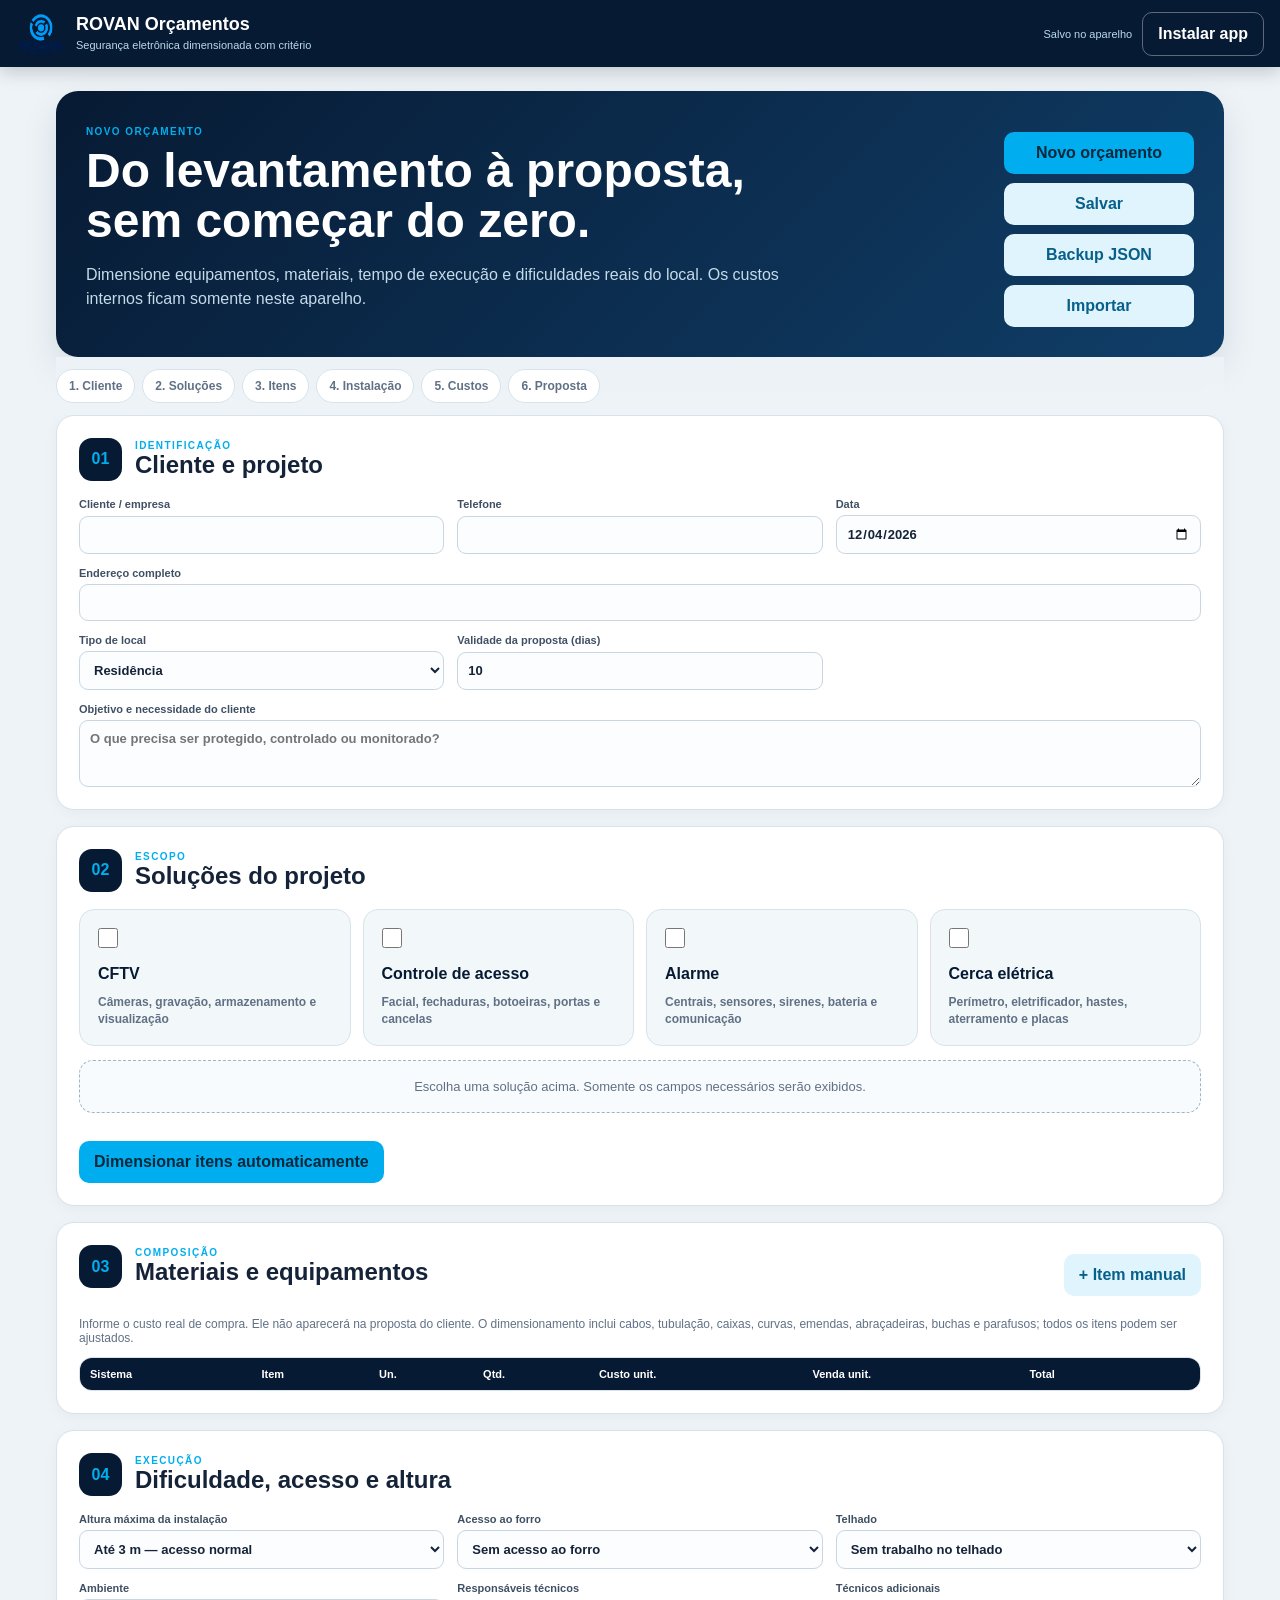
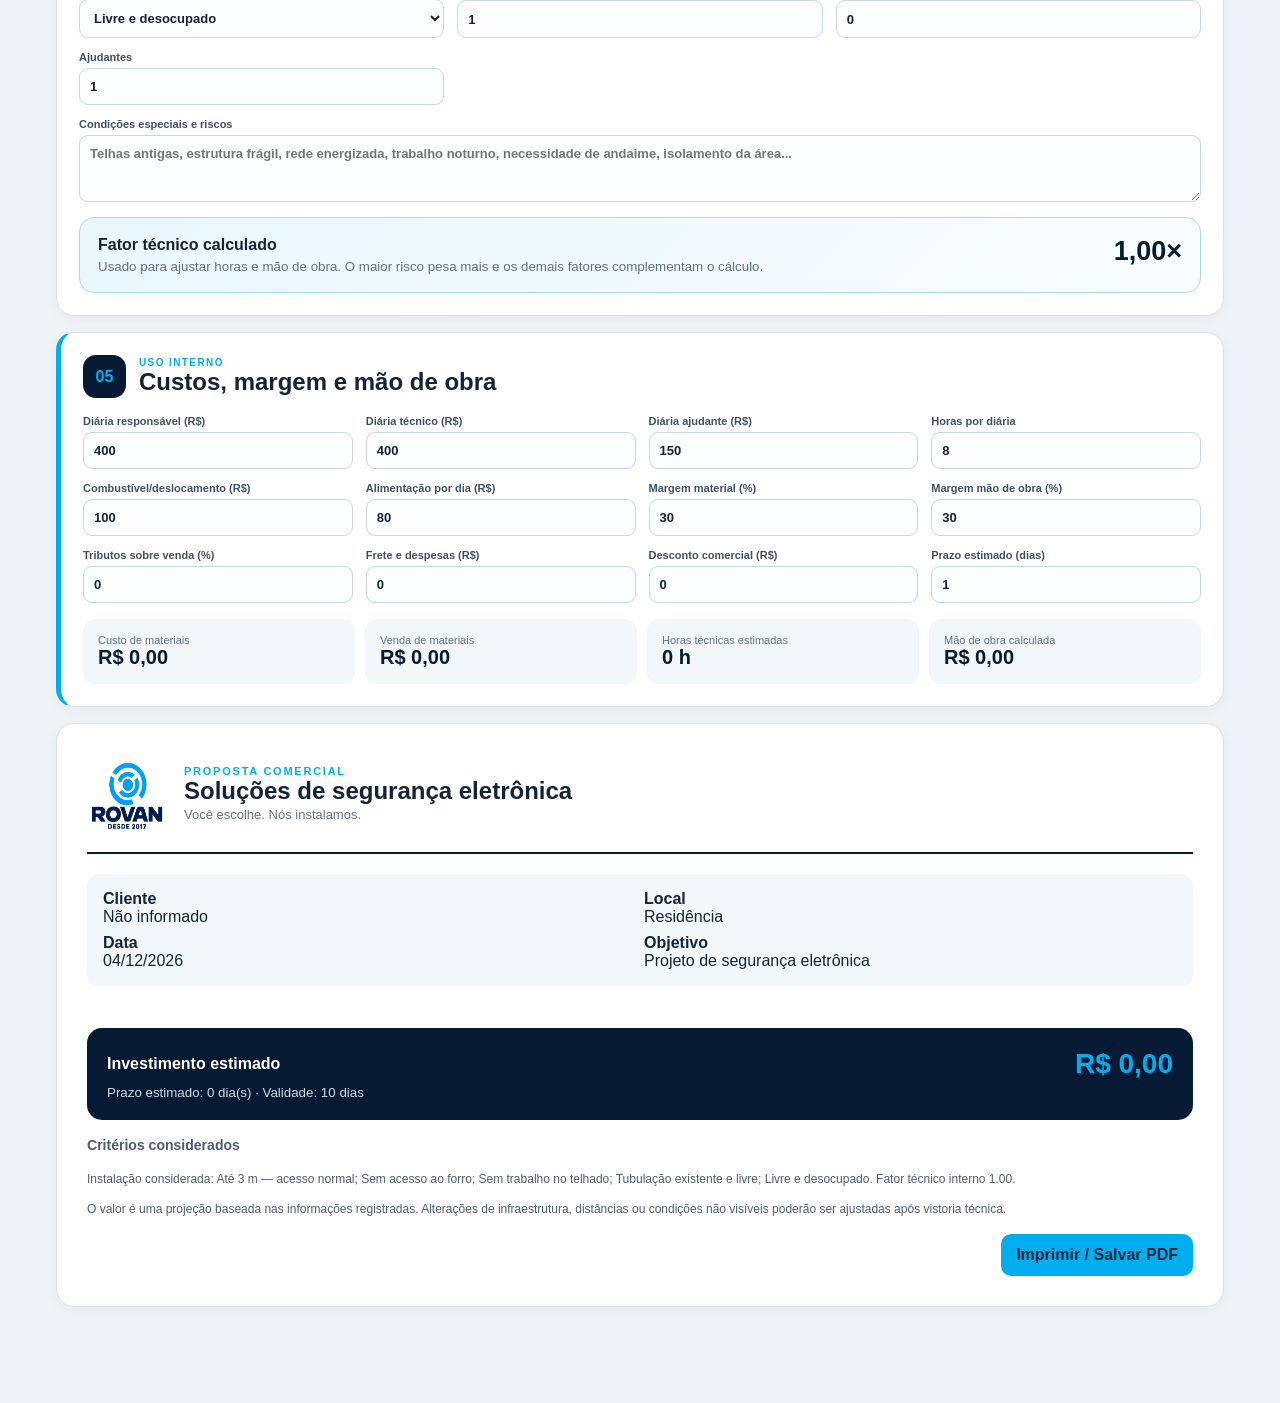
<file: orcamentos/index.html>
<!doctype html>
<html lang="pt-BR">
<head>
  <meta charset="utf-8">
  <meta name="viewport" content="width=device-width,initial-scale=1,viewport-fit=cover">
  <meta name="theme-color" content="#071a33">
  <meta name="description" content="ROVAN Orçamentos para sistemas de segurança eletrônica.">
  <link rel="manifest" href="manifest.webmanifest">
  <link rel="icon" href="icon.svg" type="image/svg+xml">
  <link rel="stylesheet" href="styles.css?v=2">
  <link rel="stylesheet" href="enhancements.css?v=1">
  <title>ROVAN Orçamentos</title>
</head>
<body>
  <header class="topbar">
    <div class="brand"><img src="logo-rovan.png" alt="Logo ROVAN"><div><strong>ROVAN Orçamentos</strong><span>Segurança eletrônica dimensionada com critério</span></div></div>
    <div class="top-actions"><span id="saveState">Salvo no aparelho</span><button id="installBtn" class="ghost">Instalar app</button></div>
  </header>

  <main class="shell">
    <section class="intro no-print">
      <div><span class="eyebrow">NOVO ORÇAMENTO</span><h1>Do levantamento à proposta, sem começar do zero.</h1><p>Dimensione equipamentos, materiais, tempo de execução e dificuldades reais do local. Os custos internos ficam somente neste aparelho.</p></div>
      <div class="intro-actions"><button id="newBtn" class="primary">Novo orçamento</button><button id="saveBtn" class="secondary">Salvar</button><button id="exportBtn" class="secondary">Backup JSON</button><label class="secondary file-label">Importar<input id="importInput" type="file" accept="application/json"></label></div>
    </section>

    <nav class="step-nav no-print" aria-label="Etapas">
      <a href="#cliente">1. Cliente</a><a href="#solucoes">2. Soluções</a><a href="#itens">3. Itens</a><a href="#complexidade">4. Instalação</a><a href="#custos">5. Custos</a><a href="#proposta">6. Proposta</a>
    </nav>

    <form id="quoteForm">
      <section id="cliente" class="panel">
        <div class="section-title"><span>01</span><div><p class="eyebrow">IDENTIFICAÇÃO</p><h2>Cliente e projeto</h2></div></div>
        <div class="grid-3">
          <label>Cliente / empresa<input name="client" required></label>
          <label>Telefone<input name="phone" inputmode="tel"></label>
          <label>Data<input name="date" type="date"></label>
          <label class="wide">Endereço completo<input name="address"></label>
          <label>Tipo de local<select name="propertyType"><option>Residência</option><option>Comércio</option><option>Indústria</option><option>Condomínio</option></select></label>
          <label>Validade da proposta (dias)<input name="validity" type="number" min="1" value="10"></label>
          <label class="wide">Objetivo e necessidade do cliente<textarea name="objective" rows="3" placeholder="O que precisa ser protegido, controlado ou monitorado?"></textarea></label>
        </div>
      </section>

      <section id="solucoes" class="panel">
        <div class="section-title"><span>02</span><div><p class="eyebrow">ESCOPO</p><h2>Soluções do projeto</h2></div></div>
        <div class="solution-grid">
          <label class="solution"><input type="checkbox" name="sys_cftv"><b>CFTV</b><span>Câmeras, gravação, armazenamento e visualização</span></label>
          <label class="solution"><input type="checkbox" name="sys_access"><b>Controle de acesso</b><span>Facial, fechaduras, botoeiras, portas e cancelas</span></label>
          <label class="solution"><input type="checkbox" name="sys_alarm"><b>Alarme</b><span>Centrais, sensores, sirenes, bateria e comunicação</span></label>
          <label class="solution"><input type="checkbox" name="sys_fence"><b>Cerca elétrica</b><span>Perímetro, eletrificador, hastes, aterramento e placas</span></label>
        </div>
        <div id="emptySolution" class="empty-state">Escolha uma solução acima. Somente os campos necessários serão exibidos.</div>
        <div class="solution-details">
          <article class="system-fields hidden" data-system="cftv">
            <div class="detail-title"><b>CFTV</b><span>Câmeras, gravação, altura e cabeamento</span></div>
            <div class="dimension-grid">
              <label>Tecnologia<select name="cameraTech"><option>IP</option><option>Analógico 2 MP Full Color</option><option>Analógico HD 720p IR</option></select></label>
              <label>Até 2,20 m<input name="cameraLow" type="number" min="0" value="0"></label>
              <label>De 2,21 a 4 m<input name="cameraMid" type="number" min="0" value="0"></label>
              <label>De 4,01 a 6 m<input name="cameraHigh" type="number" min="0" value="0"></label>
              <label>Acima de 6 m<input name="cameraSpecial" type="number" min="0" value="0"></label>
              <label>Total de câmeras<input name="cameraQty" type="number" min="0" value="0" readonly></label>
              <label>Distância média por câmera (m)<input name="distance" type="number" min="1" value="20"></label>
              <label>Meio de transmissão<select name="cftvMedia"><option>Cabo de cobre</option><option>Fibra óptica</option><option>Rádio ponto a ponto</option></select></label>
              <label>Ambiente do cabo<select name="cableEnvironment"><option>Interno</option><option>Externo</option><option>Subterrâneo</option></select></label>
            </div>
            <details class="internal-config"><summary>Valores internos por altura</summary><div class="dimension-grid"><label>Até 2,20 m (R$)<input name="cameraRateLow" type="number" min="0" value="120"></label><label>Até 4 m (R$)<input name="cameraRateMid" type="number" min="0" value="175"></label><label>Até 6 m (R$)<input name="cameraRateHigh" type="number" min="0" value="275"></label><label>Andaime/plataforma por dia (R$)<input name="accessEquipmentDay" type="number" min="0" value="250"></label></div></details>
          </article>
          <article class="system-fields hidden" data-system="access"><div class="detail-title"><b>Controle de acesso</b><span>Portas, portões, cancelas e ambientes</span></div><div class="dimension-grid"><label>Portas / acessos<input name="doorQty" type="number" min="0" value="0"></label><label>Tipo principal<select name="accessType"><option>Porta com facial e botoeira</option><option>Portão de veículos</option><option>Cancela</option><option>Catraca</option><option>Elevador via rádio</option><option>Leitura de placas LPR</option></select></label><label>Comunicação<select name="accessNetwork"><option>Rede cabeada</option><option>Fibra óptica</option><option>Rádio</option></select></label></div></article>
          <article class="system-fields hidden" data-system="alarm"><div class="detail-title"><b>Alarme</b><span>Central, sensores e comunicação</span></div><div class="dimension-grid"><label>Sensores<input name="sensorQty" type="number" min="0" value="0"></label><label>Linha<select name="alarmType"><option>Sem fio</option><option>Híbrido</option><option>Com fio</option></select></label></div></article>
          <article class="system-fields hidden" data-system="fence"><div class="detail-title"><b>Cerca elétrica</b><span>Perímetro, hastes e aterramento</span></div><div class="dimension-grid"><label>Metros de cerca<input name="fenceMeters" type="number" min="0" value="0"></label><label>Centrais<input name="fenceControllers" type="number" min="1" value="1"></label></div></article>
          <article class="system-fields hidden" data-system="infra">
            <div class="detail-title"><b>Infraestrutura compartilhada</b><span>Tubulação, fixação e acabamento</span></div>
            <div class="dimension-grid">
              <label>Passagem da fiação<select name="route"><option value="1">Tubulação existente e livre</option><option value="1.15">Canaleta com dupla face</option><option value="1.25">Novo eletroduto rígido</option><option value="1.35">Eletroduto corrugado</option><option value="1.45">Trecho enterrado/escavação</option></select></label>
              <label>Cor / acabamento<select name="conduitColor"><option>Branco</option><option>Preto</option><option>Não se aplica</option></select></label>
              <label>Bitola<select name="conduitSize"><option>3/4 pol.</option><option>1 pol.</option><option>Definir na vistoria</option></select></label>
              <label>Sobra técnica (%)<input name="lossPercent" type="number" min="0" value="10"></label>
              <label>Escavação (m)<input name="excavationMeters" type="number" min="0" value="0"></label>
              <label>Retirar/recolocar pavimento (m)<input name="pavingMeters" type="number" min="0" value="0"></label>
              <label>Abrir canaleta em parede (m)<input name="wallChaseMeters" type="number" min="0" value="0"></label>
              <label>Diárias de ferramenta alugada<input name="toolRentalDays" type="number" min="0" step="0.5" value="0"></label>
            </div>
          </article>
        </div>
        <button type="button" id="dimensionBtn" class="primary">Dimensionar itens automaticamente</button>
      </section>

      <section id="itens" class="panel">
        <div class="section-head"><div class="section-title"><span>03</span><div><p class="eyebrow">COMPOSIÇÃO</p><h2>Materiais e equipamentos</h2></div></div><button type="button" id="addItemBtn" class="secondary">+ Item manual</button></div>
        <p class="hint">Informe o custo real de compra. Ele não aparecerá na proposta do cliente. O dimensionamento inclui cabos, tubulação, caixas, curvas, emendas, abraçadeiras, buchas e parafusos; todos os itens podem ser ajustados.</p>
        <div class="table-wrap"><table><thead><tr><th>Sistema</th><th>Item</th><th>Un.</th><th>Qtd.</th><th>Custo unit.</th><th>Venda unit.</th><th>Total</th><th></th></tr></thead><tbody id="itemBody"></tbody></table></div>
        <div id="missingPrices" class="warning hidden"></div>
      </section>

      <section id="complexidade" class="panel">
        <div class="section-title"><span>04</span><div><p class="eyebrow">EXECUÇÃO</p><h2>Dificuldade, acesso e altura</h2></div></div>
        <div class="grid-3">
          <label>Altura máxima da instalação<select name="height"><option value="1">Até 3 m — acesso normal</option><option value="1.15">De 3 a 5 m — escada alta</option><option value="1.35">De 5 a 8 m — trabalho em altura</option><option value="1.65">Acima de 8 m — plataforma/andaime</option></select></label>
          <label>Acesso ao forro<select name="ceiling"><option value="1">Sem acesso ao forro</option><option value="1.1">Forro acessível</option><option value="1.25">Forro apertado / difícil</option><option value="1.45">Sem acesso pronto — criar passagem</option></select></label>
          <label>Telhado<select name="roof"><option value="1">Sem trabalho no telhado</option><option value="1.15">Telhado acessível e seguro</option><option value="1.35">Retirar e recolocar telhas</option><option value="1.6">Telhado frágil, alto ou inclinado</option></select></label>
          <label>Ambiente<select name="operation"><option value="1">Livre e desocupado</option><option value="1.1">Imóvel ocupado</option><option value="1.2">Acesso restrito / produção ativa</option></select></label>
          <label>Responsáveis técnicos<input name="leadQty" type="number" min="0" value="1"></label>
          <label>Técnicos adicionais<input name="techQty" type="number" min="0" value="0"></label>
          <label>Ajudantes<input name="helperQty" type="number" min="0" value="1"></label>
          <label class="wide">Condições especiais e riscos<textarea name="difficultyNotes" rows="3" placeholder="Telhas antigas, estrutura frágil, rede energizada, trabalho noturno, necessidade de andaime, isolamento da área..."></textarea></label>
        </div>
        <div class="factor-card"><span>Fator técnico calculado</span><b id="complexityFactor">1,00×</b><small>Usado para ajustar horas e mão de obra. O maior risco pesa mais e os demais fatores complementam o cálculo.</small></div>
      </section>

      <section id="custos" class="panel internal">
        <div class="section-title"><span>05</span><div><p class="eyebrow">USO INTERNO</p><h2>Custos, margem e mão de obra</h2></div></div>
        <div class="grid-4">
          <label>Diária responsável (R$)<input name="leadDay" type="number" step="0.01" value="400"></label>
          <label>Diária técnico (R$)<input name="techDay" type="number" step="0.01" value="400"></label>
          <label>Diária ajudante (R$)<input name="helperDay" type="number" step="0.01" value="150"></label>
          <label>Horas por diária<input name="dayHours" type="number" value="8"></label>
          <label>Combustível/deslocamento (R$)<input name="fuel" type="number" step="0.01" value="100"></label>
          <label>Alimentação por dia (R$)<input name="food" type="number" step="0.01" value="80"></label>
          <label>Margem material (%)<input name="materialMargin" type="number" step="0.1" value="30"></label>
          <label>Margem mão de obra (%)<input name="laborMargin" type="number" step="0.1" value="30"></label>
          <label>Tributos sobre venda (%)<input name="tax" type="number" step="0.1" value="0"></label>
          <label>Frete e despesas (R$)<input name="freight" type="number" step="0.01" value="0"></label>
          <label>Desconto comercial (R$)<input name="discount" type="number" step="0.01" value="0"></label>
          <label>Prazo estimado (dias)<input name="estimatedDays" type="number" step="0.5" min="0.5" value="1"></label>
        </div>
        <div class="cost-grid">
          <article><span>Custo de materiais</span><b id="materialCost">R$ 0,00</b></article>
          <article><span>Venda de materiais</span><b id="materialSale">R$ 0,00</b></article>
          <article><span>Horas técnicas estimadas</span><b id="laborHours">0 h</b></article>
          <article><span>Mão de obra calculada</span><b id="laborSale">R$ 0,00</b></article>
        </div>
      </section>

      <section id="proposta" class="panel proposal">
        <div class="proposal-brand"><img src="logo-rovan.png" alt="ROVAN"><div><p>PROPOSTA COMERCIAL</p><h2>Soluções de segurança eletrônica</h2><span>Você escolhe. Nós instalamos.</span></div></div>
        <div id="proposalClient" class="proposal-client"></div>
        <div id="proposalScope" class="proposal-scope"></div>
        <div id="proposalItems"></div>
        <div class="proposal-total"><span>Investimento estimado</span><b id="grandTotal">R$ 0,00</b><small id="proposalTerms"></small></div>
        <div class="proposal-notes"><h3>Critérios considerados</h3><p id="proposalComplexity"></p><p>O valor é uma projeção baseada nas informações registradas. Alterações de infraestrutura, distâncias ou condições não visíveis poderão ser ajustadas após vistoria técnica.</p></div>
        <div class="proposal-actions no-print"><button type="button" id="printBtn" class="primary">Imprimir / Salvar PDF</button></div>
      </section>
    </form>
  </main>

  <dialog id="dialog"><h3 id="dialogTitle"></h3><p id="dialogText"></p><button id="dialogClose" class="primary">Entendi</button></dialog>
  <template id="itemTemplate"><tr><td><select data-k="system"><option>CFTV</option><option>Controle de acesso</option><option>Alarme</option><option>Cerca elétrica</option><option>Infraestrutura</option></select></td><td><input data-k="name"></td><td><input data-k="unit"></td><td><input data-k="qty" type="number" step="0.01" min="0"></td><td><input data-k="cost" type="number" step="0.01" min="0"></td><td data-sale>R$ 0,00</td><td data-total>R$ 0,00</td><td><button type="button" class="remove">×</button></td></tr></template>
  <script src="app.js?v=6" defer></script>
</body>
</html>
</file>
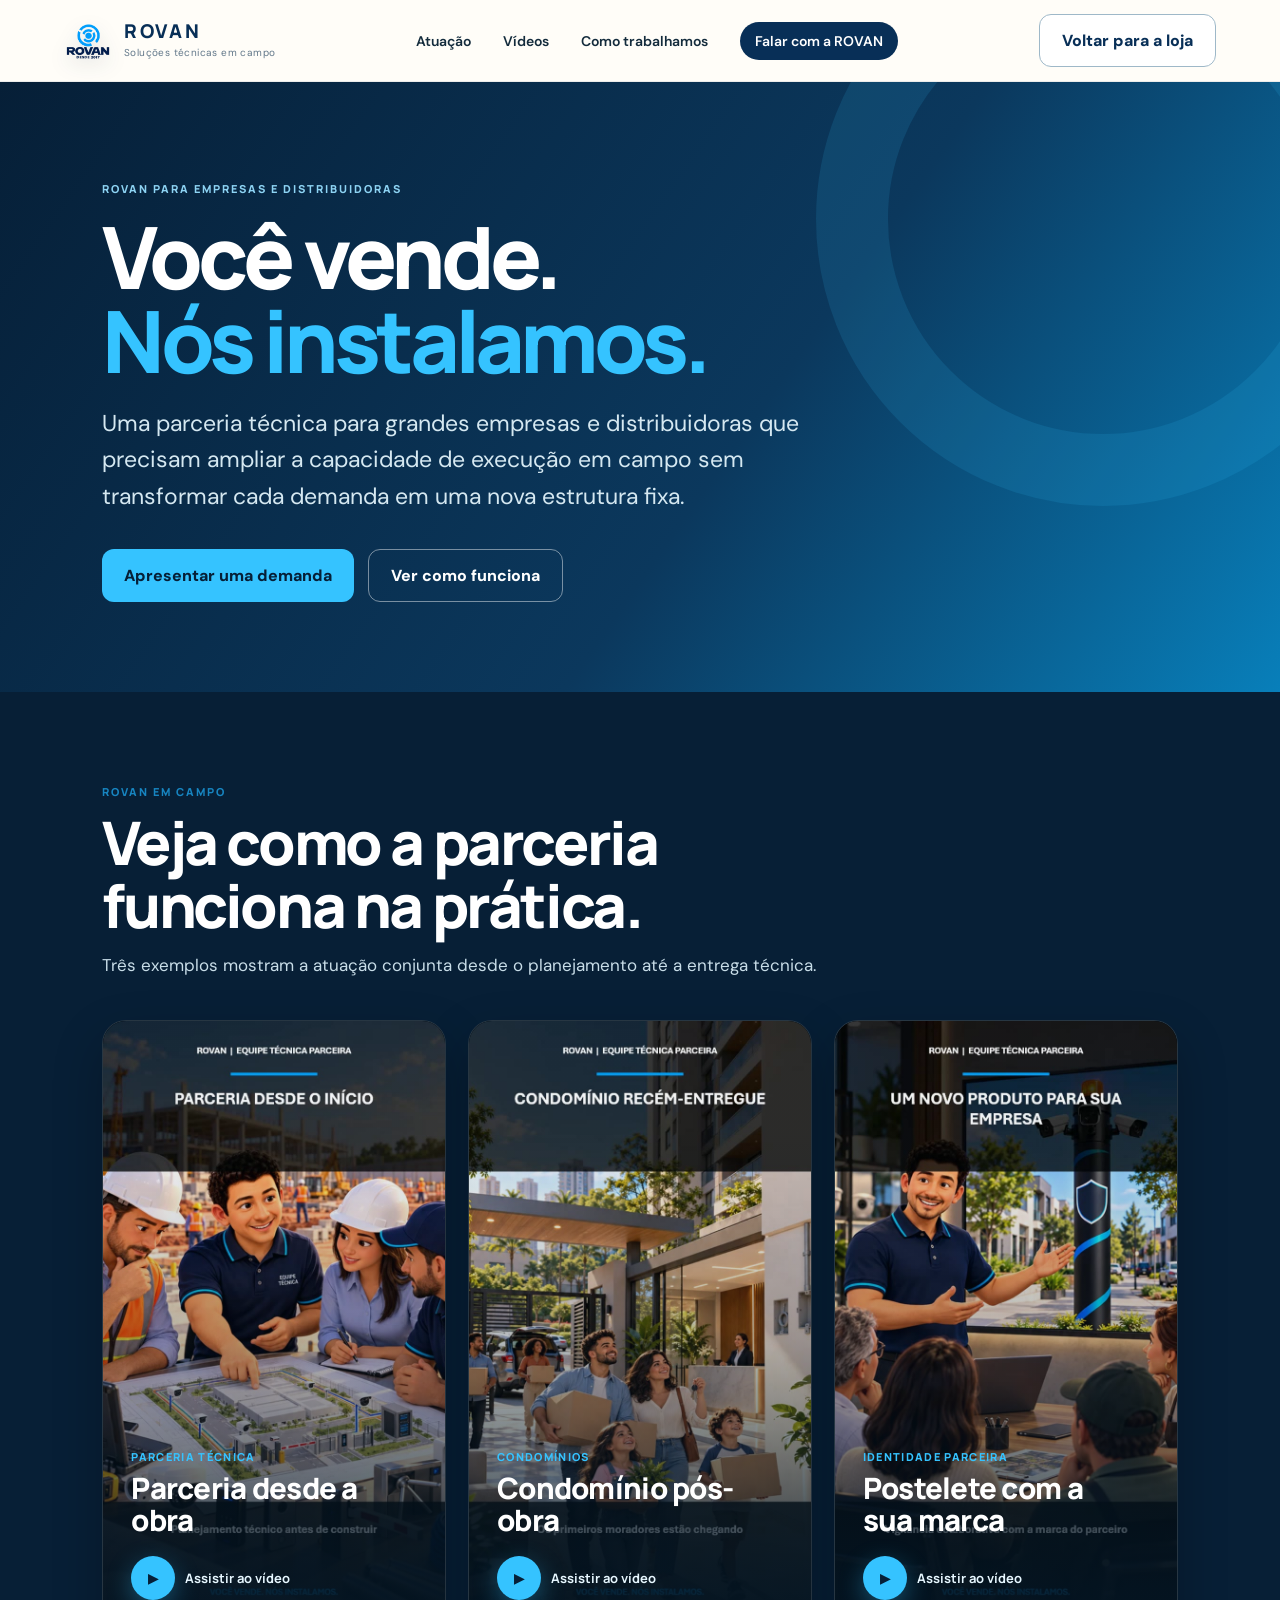
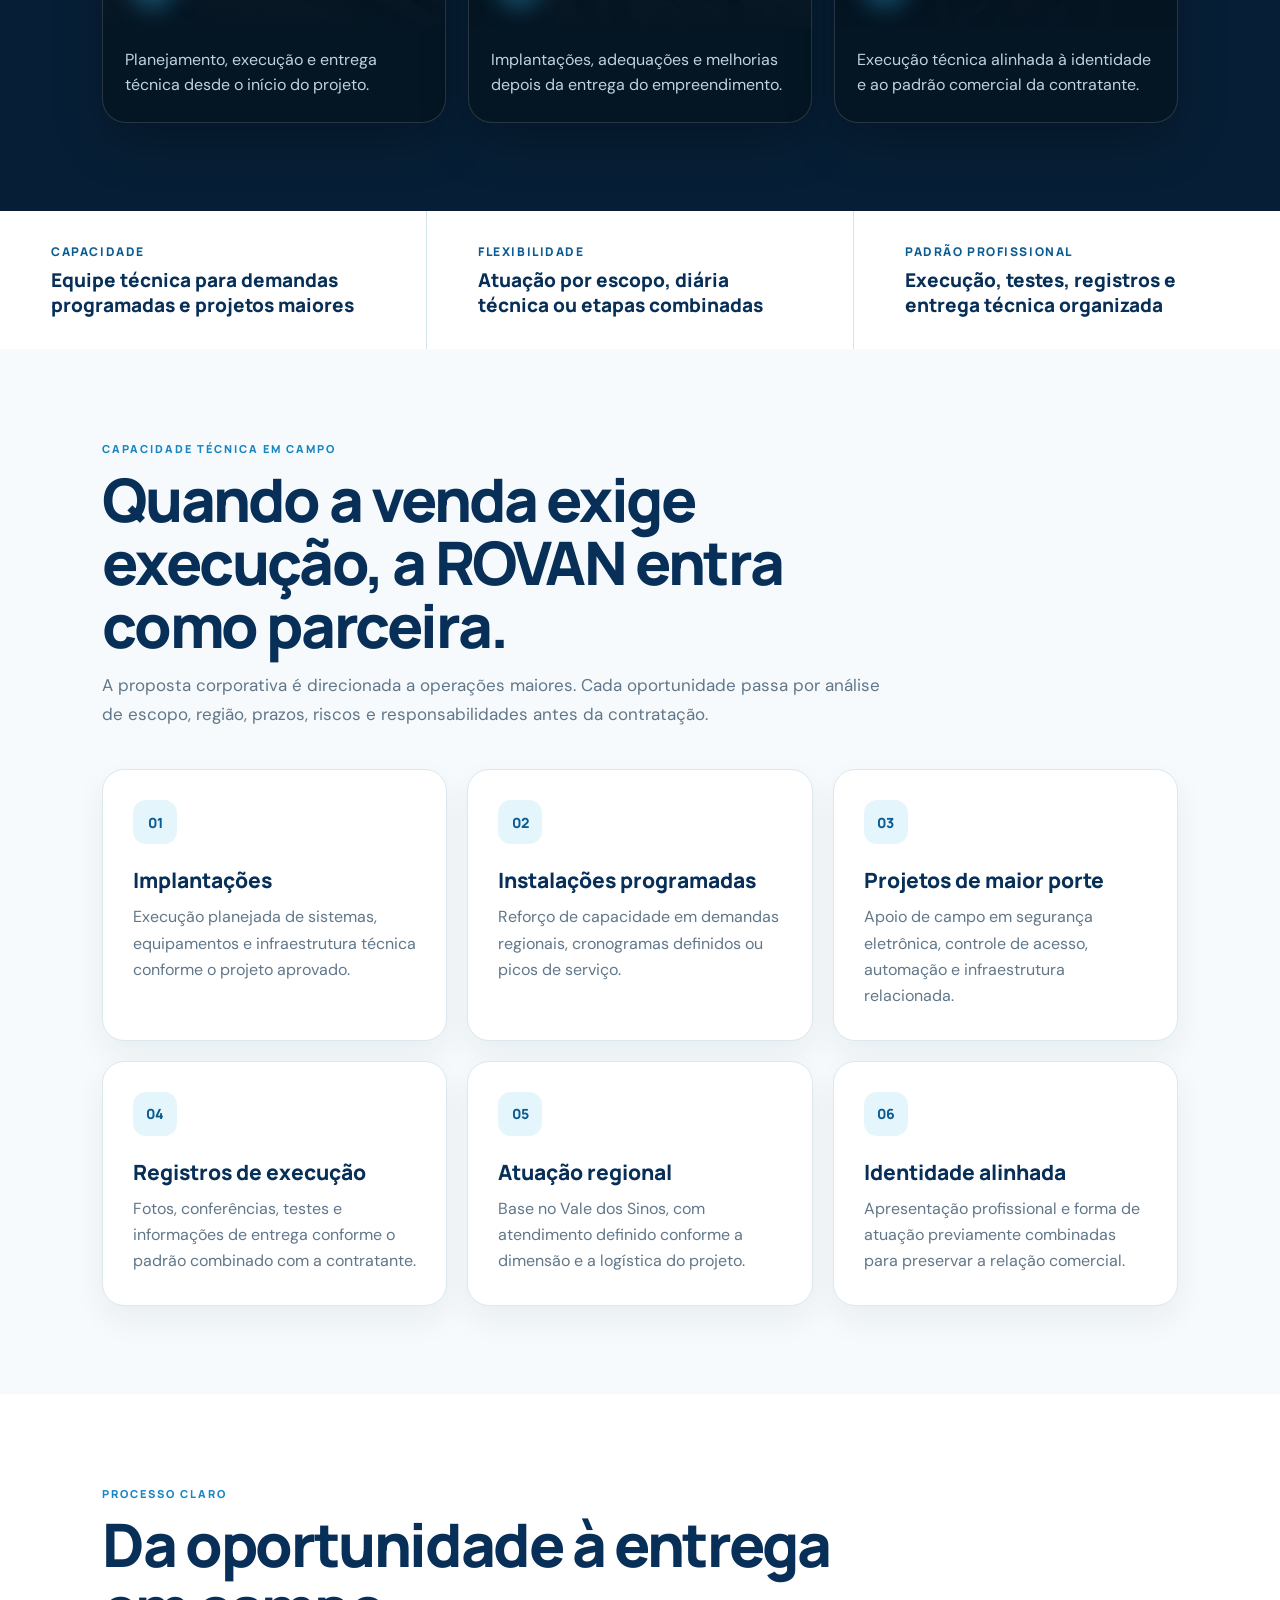
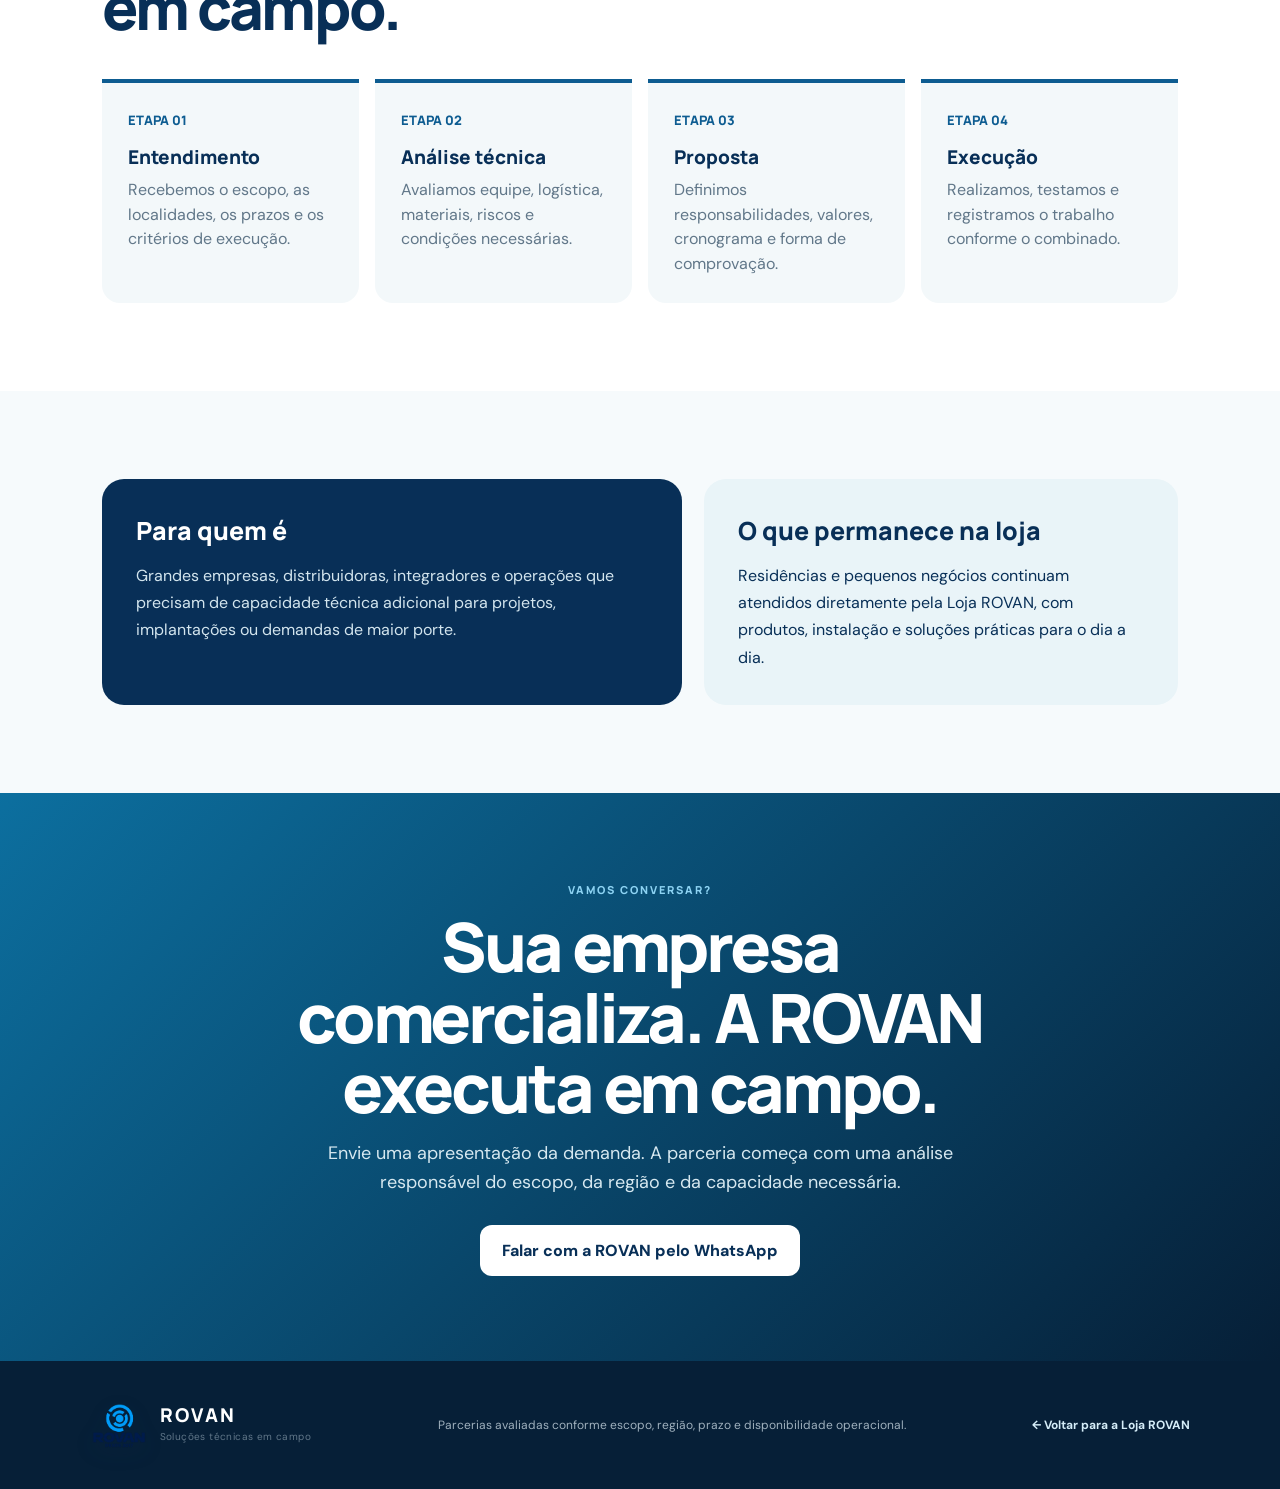
<file: parceria.html>
<!doctype html>
<html lang="pt-BR">
<head>
  <meta charset="utf-8">
  <meta name="viewport" content="width=device-width, initial-scale=1">
  <meta name="description" content="ROVAN para empresas e distribuidoras: equipe técnica parceira para instalações programadas, implantações e projetos de maior porte.">
  <meta name="theme-color" content="#102a43">
  <meta property="og:locale" content="pt_BR">
  <meta property="og:type" content="website">
  <meta property="og:title" content="ROVAN para empresas — Você vende. Nós instalamos.">
  <meta property="og:description" content="Equipe técnica em campo para grandes empresas, distribuidoras e projetos de maior porte.">
  <meta property="og:url" content="https://jrovan2017.github.io/parceria.html">
  <meta property="og:image" content="https://jrovan2017.github.io/assets/logo-rovan.png">
  <title>ROVAN para empresas e distribuidoras</title>
  <link rel="icon" type="image/png" href="assets/logo-rovan.png">
  <link rel="preconnect" href="https://fonts.googleapis.com">
  <link rel="preconnect" href="https://fonts.gstatic.com" crossorigin>
  <link href="https://fonts.googleapis.com/css2?family=DM+Sans:wght@400;500;600;700&family=Manrope:wght@600;700;800&display=swap" rel="stylesheet">
  <link rel="stylesheet" href="styles.css?v=20">
</head>
<body class="enterprise-page">
  <header class="topbar">
    <a class="brand" href="index.html?atualizado=20" aria-label="ROVAN, voltar para a loja">
      <img class="brand-logo" src="assets/logo-rovan.png" alt="">
      <span><strong>ROVAN</strong><small>Soluções técnicas em campo</small></span>
    </a>
    <nav aria-label="Navegação corporativa">
      <a href="#atuacao">Atuação</a>
      <a href="#videos">Vídeos</a>
      <a href="#processo">Como trabalhamos</a>
      <a href="#contato">Falar com a ROVAN</a>
    </nav>
    <a class="button secondary" href="index.html?atualizado=20">Voltar para a loja</a>
  </header>

  <main>
    <section class="enterprise-hero">
      <div class="enterprise-hero-copy">
        <span class="eyebrow light">ROVAN PARA EMPRESAS E DISTRIBUIDORAS</span>
        <h1>Você vende.<br><em>Nós instalamos.</em></h1>
        <p>Uma parceria técnica para grandes empresas e distribuidoras que precisam ampliar a capacidade de execução em campo sem transformar cada demanda em uma nova estrutura fixa.</p>
        <div class="enterprise-hero-actions">
          <a class="button primary" href="https://wa.me/5551995607385?text=Ol%C3%A1%2C%20quero%20conversar%20sobre%20uma%20parceria%20t%C3%A9cnica%20com%20a%20ROVAN." target="_blank" rel="noopener">Apresentar uma demanda</a>
          <a class="button secondary" href="#videos">Ver como funciona</a>
        </div>
      </div>
    </section>

    <section class="enterprise-section enterprise-videos" id="videos">
      <div class="enterprise-section-heading">
        <span class="eyebrow">ROVAN EM CAMPO</span>
        <h2>Veja como a parceria funciona na prática.</h2>
        <p>Três exemplos mostram a atuação conjunta desde o planejamento até a entrega técnica.</p>
      </div>
      <div class="enterprise-video-gallery" aria-label="Vídeos da atuação corporativa">
        <article class="enterprise-video-story">
          <div class="enterprise-video-media">
            <button class="enterprise-video-cover" type="button" aria-label="Assistir ao vídeo Parceria desde a obra">
              <img src="assets/videos-empresas/parceria-desde-a-obra.jpg" alt="Equipe ROVAN analisando um projeto antes da execução">
              <span class="enterprise-video-shade"></span>
              <span class="enterprise-video-cover-copy"><small>PARCERIA TÉCNICA</small><strong>Parceria desde a obra</strong><span class="enterprise-watch"><i>▶</i> Assistir ao vídeo</span></span>
            </button>
            <video hidden controls playsinline preload="metadata" poster="assets/videos-empresas/parceria-desde-a-obra.jpg" aria-label="Vídeo Parceria desde a obra"><source src="assets/videos-empresas/parceria-desde-a-obra.mp4" type="video/mp4">Seu navegador não consegue reproduzir este vídeo.</video>
          </div>
          <p>Planejamento, execução e entrega técnica desde o início do projeto.</p>
        </article>
        <article class="enterprise-video-story">
          <div class="enterprise-video-media">
            <button class="enterprise-video-cover" type="button" aria-label="Assistir ao vídeo Condomínio pós-obra">
              <img src="assets/videos-empresas/condominio-pos-obra.jpg" alt="Condomínio recebendo soluções técnicas após a obra">
              <span class="enterprise-video-shade"></span>
              <span class="enterprise-video-cover-copy"><small>CONDOMÍNIOS</small><strong>Condomínio pós-obra</strong><span class="enterprise-watch"><i>▶</i> Assistir ao vídeo</span></span>
            </button>
            <video hidden controls playsinline preload="metadata" poster="assets/videos-empresas/condominio-pos-obra.jpg" aria-label="Vídeo Condomínio pós-obra"><source src="assets/videos-empresas/condominio-pos-obra.mp4" type="video/mp4">Seu navegador não consegue reproduzir este vídeo.</video>
          </div>
          <p>Implantações, adequações e melhorias depois da entrega do empreendimento.</p>
        </article>
        <article class="enterprise-video-story">
          <div class="enterprise-video-media">
            <button class="enterprise-video-cover" type="button" aria-label="Assistir ao vídeo Postelete com marca parceira">
              <img src="assets/videos-empresas/postelete-marca-parceira.jpg" alt="Postelete de segurança com a identidade da empresa parceira">
              <span class="enterprise-video-shade"></span>
              <span class="enterprise-video-cover-copy"><small>IDENTIDADE PARCEIRA</small><strong>Postelete com a sua marca</strong><span class="enterprise-watch"><i>▶</i> Assistir ao vídeo</span></span>
            </button>
            <video hidden controls playsinline preload="metadata" poster="assets/videos-empresas/postelete-marca-parceira.jpg" aria-label="Vídeo Postelete com marca parceira"><source src="assets/videos-empresas/postelete-marca-parceira.mp4" type="video/mp4">Seu navegador não consegue reproduzir este vídeo.</video>
          </div>
          <p>Execução técnica alinhada à identidade e ao padrão comercial da contratante.</p>
        </article>
      </div>
    </section>

    <section class="enterprise-proof" aria-label="Diferenciais da parceria">
      <article><span>CAPACIDADE</span><strong>Equipe técnica para demandas programadas e projetos maiores</strong></article>
      <article><span>FLEXIBILIDADE</span><strong>Atuação por escopo, diária técnica ou etapas combinadas</strong></article>
      <article><span>PADRÃO PROFISSIONAL</span><strong>Execução, testes, registros e entrega técnica organizada</strong></article>
    </section>

    <section class="enterprise-section" id="atuacao">
      <div class="enterprise-section-heading">
        <span class="eyebrow">CAPACIDADE TÉCNICA EM CAMPO</span>
        <h2>Quando a venda exige execução, a ROVAN entra como parceira.</h2>
        <p>A proposta corporativa é direcionada a operações maiores. Cada oportunidade passa por análise de escopo, região, prazos, riscos e responsabilidades antes da contratação.</p>
      </div>
      <div class="enterprise-grid">
        <article class="enterprise-card"><b>01</b><h3>Implantações</h3><p>Execução planejada de sistemas, equipamentos e infraestrutura técnica conforme o projeto aprovado.</p></article>
        <article class="enterprise-card"><b>02</b><h3>Instalações programadas</h3><p>Reforço de capacidade em demandas regionais, cronogramas definidos ou picos de serviço.</p></article>
        <article class="enterprise-card"><b>03</b><h3>Projetos de maior porte</h3><p>Apoio de campo em segurança eletrônica, controle de acesso, automação e infraestrutura relacionada.</p></article>
        <article class="enterprise-card"><b>04</b><h3>Registros de execução</h3><p>Fotos, conferências, testes e informações de entrega conforme o padrão combinado com a contratante.</p></article>
        <article class="enterprise-card"><b>05</b><h3>Atuação regional</h3><p>Base no Vale dos Sinos, com atendimento definido conforme a dimensão e a logística do projeto.</p></article>
        <article class="enterprise-card"><b>06</b><h3>Identidade alinhada</h3><p>Apresentação profissional e forma de atuação previamente combinadas para preservar a relação comercial.</p></article>
      </div>
    </section>

    <section class="enterprise-section enterprise-process" id="processo">
      <div class="enterprise-section-heading">
        <span class="eyebrow">PROCESSO CLARO</span>
        <h2>Da oportunidade à entrega em campo.</h2>
      </div>
      <ol>
        <li><span>ETAPA 01</span><h3>Entendimento</h3><p>Recebemos o escopo, as localidades, os prazos e os critérios de execução.</p></li>
        <li><span>ETAPA 02</span><h3>Análise técnica</h3><p>Avaliamos equipe, logística, materiais, riscos e condições necessárias.</p></li>
        <li><span>ETAPA 03</span><h3>Proposta</h3><p>Definimos responsabilidades, valores, cronograma e forma de comprovação.</p></li>
        <li><span>ETAPA 04</span><h3>Execução</h3><p>Realizamos, testamos e registramos o trabalho conforme o combinado.</p></li>
      </ol>
    </section>

    <section class="enterprise-section">
      <div class="enterprise-boundary">
        <article><h3>Para quem é</h3><p>Grandes empresas, distribuidoras, integradores e operações que precisam de capacidade técnica adicional para projetos, implantações ou demandas de maior porte.</p></article>
        <article><h3>O que permanece na loja</h3><p>Residências e pequenos negócios continuam atendidos diretamente pela Loja ROVAN, com produtos, instalação e soluções práticas para o dia a dia.</p></article>
      </div>
    </section>

    <section class="enterprise-cta" id="contato">
      <span class="eyebrow light">VAMOS CONVERSAR?</span>
      <h2>Sua empresa comercializa. A ROVAN executa em campo.</h2>
      <p>Envie uma apresentação da demanda. A parceria começa com uma análise responsável do escopo, da região e da capacidade necessária.</p>
      <a class="button white" href="https://wa.me/5551995607385?text=Ol%C3%A1%2C%20quero%20conversar%20sobre%20uma%20parceria%20t%C3%A9cnica%20com%20a%20ROVAN." target="_blank" rel="noopener">Falar com a ROVAN pelo WhatsApp</a>
    </section>
  </main>

  <footer>
    <div class="brand footer-brand"><img class="brand-logo" src="assets/logo-rovan.png" alt=""><span><strong>ROVAN</strong><small>Soluções técnicas em campo</small></span></div>
    <p>Parcerias avaliadas conforme escopo, região, prazo e disponibilidade operacional.</p>
    <a class="enterprise-back" href="index.html?atualizado=20">← Voltar para a Loja ROVAN</a>
  </footer>
  <script>
    (() => {
      const stories = [...document.querySelectorAll('.enterprise-video-story')];
      stories.forEach(story => {
        const cover = story.querySelector('.enterprise-video-cover');
        const video = story.querySelector('video');
        cover.addEventListener('click', () => {
          stories.forEach(other => {
            const otherCover = other.querySelector('.enterprise-video-cover');
            const otherVideo = other.querySelector('video');
            if (other !== story) {
              otherVideo.pause();
              otherVideo.currentTime = 0;
              otherVideo.hidden = true;
              otherCover.hidden = false;
            }
          });
          cover.hidden = true;
          video.hidden = false;
          video.play().catch(() => {});
        });
        video.addEventListener('ended', () => {
          video.hidden = true;
          cover.hidden = false;
        });
      });
    })();
  </script>
</body>
</html>
</file>
<file: styles.css>
:root{--navy:#082f57;--blue:#0d5c91;--sky:#e7f3fa;--cream:#f4f8fb;--paper:#ffffff;--coral:#1785c1;--green:#29728a;--ink:#132b3c;--muted:#617789;--line:#d8e5ed;--shadow:0 20px 55px rgba(8,47,87,.13)}
*{box-sizing:border-box}[hidden]{display:none!important}html{scroll-behavior:smooth}body{margin:0;color:var(--ink);background:var(--paper);font-family:"DM Sans",sans-serif}button,input,select,textarea{font:inherit}button,a{transition:.2s ease}button{cursor:pointer}.topbar{height:82px;padding:0 clamp(22px,5vw,76px);display:flex;align-items:center;justify-content:space-between;position:sticky;top:0;z-index:20;background:rgba(255,253,248,.94);backdrop-filter:blur(12px);border-bottom:1px solid rgba(16,42,67,.08)}
.brand{display:flex;align-items:center;gap:12px;color:var(--navy);text-decoration:none}.brand-mark{width:42px;height:42px;border-radius:12px;display:grid;place-items:center;background:var(--navy);color:white;font:800 22px/1 Manrope}.brand-logo{width:48px;height:48px;object-fit:contain;filter:drop-shadow(0 7px 10px rgba(16,42,67,.16))}.footer-brand .brand-logo{width:58px;height:58px}.brand strong{display:block;font:800 19px/1 Manrope;letter-spacing:.14em}.brand small{display:block;font-size:10px;margin-top:5px;color:var(--muted);letter-spacing:.04em}.topbar nav{display:flex;gap:32px}.topbar nav a{color:var(--ink);text-decoration:none;font-weight:600;font-size:14px}.topbar nav a:hover{color:var(--coral)}.cart-button{border:0;border-radius:99px;background:var(--navy);color:#fff;padding:11px 15px 11px 19px;display:flex;gap:11px;align-items:center;font-weight:700}.cart-button b{display:grid;place-items:center;background:var(--coral);min-width:24px;height:24px;border-radius:50%;font-size:12px}
.hero{min-height:690px;padding:80px clamp(24px,7vw,110px);display:grid;grid-template-columns:1.05fr .95fr;align-items:center;gap:6vw;background:linear-gradient(120deg,#f7fbfd 0 64%,#dceef8 64%)}.eyebrow{font:800 11px/1 Manrope;letter-spacing:.18em;color:var(--coral)}.hero h1,.section h2,.planner-banner h2,.cta h2{font-family:Manrope,sans-serif}.hero h1{font-size:clamp(48px,6vw,82px);line-height:1.02;letter-spacing:-.055em;margin:20px 0 24px;color:var(--navy)}.hero h1 em{font-style:normal;color:var(--coral)}.hero-copy>p{max-width:610px;font-size:19px;line-height:1.65;color:#4d6475}.hero-actions{display:flex;gap:12px;margin:34px 0}.button{border:0;border-radius:12px;padding:15px 22px;font-weight:800;text-decoration:none;display:inline-flex;align-items:center;justify-content:center}.button.primary{background:var(--navy);color:white}.button.primary:hover{background:var(--blue);transform:translateY(-2px)}.button.secondary{background:white;border:1px solid #9eb8c8;color:var(--navy)}.button.coral,.button.accent{background:var(--coral);color:white}.button.white{background:white;color:var(--navy)}.button.full{width:100%}.trust-row{display:flex;flex-wrap:wrap;gap:18px;color:var(--blue);font-size:13px;font-weight:700}
.hero-visual{min-height:450px;position:relative;display:grid;place-items:center}.house-card{width:min(390px,80vw);height:320px;position:relative;filter:drop-shadow(0 28px 30px rgba(16,42,67,.2))}.house-roof{position:absolute;left:50%;top:10px;transform:translateX(-50%) rotate(45deg);width:210px;height:210px;background:var(--navy);border-radius:25px 8px 8px 8px}.house-body{position:absolute;left:50%;bottom:0;transform:translateX(-50%);width:300px;height:210px;background:#fff;border-radius:8px 8px 24px 24px}.door{position:absolute;right:48px;bottom:0;width:72px;height:130px;background:var(--coral);border-radius:35px 35px 0 0}.window{position:absolute;left:45px;top:55px;width:94px;height:80px;display:grid;grid-template-columns:1fr 1fr;gap:5px}.window i{background:#f4c95d;border-radius:5px}.camera{position:absolute;right:34px;top:24px;background:var(--green);color:white;width:28px;height:18px;border-radius:5px;display:grid;place-items:center;font-size:8px}.signal{position:absolute;border:4px solid var(--coral);border-left-color:transparent;border-bottom-color:transparent;border-radius:50%;transform:rotate(-45deg)}.s1{width:48px;height:48px;right:26px;top:56px}.s2{width:78px;height:78px;right:11px;top:41px;opacity:.65}.s3{width:108px;height:108px;right:-4px;top:26px;opacity:.3}.floating-tag{position:absolute;background:white;padding:13px 17px;border-radius:12px;box-shadow:var(--shadow);font-size:13px;font-weight:800;color:var(--navy)}.floating-tag span{color:var(--coral);margin-right:7px}.tag-one{top:55px;left:0}.tag-two{bottom:42px;right:0}
.section{padding:100px clamp(24px,7vw,110px)}.section-heading{max-width:700px;margin-bottom:46px}.section-heading h2,.catalog-head h2{font-size:clamp(34px,4vw,54px);line-height:1.1;letter-spacing:-.04em;color:var(--navy);margin:14px 0}.section-heading p{color:var(--muted);font-size:17px;line-height:1.65}.pillars{display:grid;grid-template-columns:repeat(4,1fr);gap:16px}.pillar{position:relative;padding:30px;min-height:310px;border-radius:20px;overflow:hidden;border:1px solid #dceaf2}.pillar.start{background:#f3f8fb}.pillar.light{background:#e8f4fa}.pillar.bath{background:#edf6fa}.pillar.safe{background:linear-gradient(155deg,var(--blue),var(--navy));color:white;border:0}.pillar-number{position:absolute;right:22px;top:19px;font:800 58px/1 Manrope;opacity:.07}.pillar .icon{font-size:36px;margin-bottom:48px;color:var(--coral)}.pillar.safe .icon{color:#8dd3f3}.pillar h3{font:800 21px/1.2 Manrope;margin:0 0 14px}.pillar p{line-height:1.6;opacity:.8;font-size:14px}.pillar button{position:absolute;left:30px;bottom:26px;border:0;padding:0;background:none;color:inherit;font-weight:800;font-size:13px}.pillar:hover{transform:translateY(-5px);box-shadow:var(--shadow)}
.catalog{background:#f2f7fa}.catalog-head{display:flex;align-items:end;justify-content:space-between;gap:24px}.search{width:min(390px,100%);display:flex;align-items:center;gap:8px;background:white;border:1px solid var(--line);border-radius:12px;padding:0 15px}.search input{border:0;outline:0;width:100%;padding:14px 5px;background:transparent}.filters{display:flex;gap:8px;flex-wrap:wrap;margin:28px 0 34px}.filters button{border:1px solid #b9cfdd;background:transparent;border-radius:99px;padding:10px 16px;color:var(--navy);font-weight:700}.filters button.active,.filters button:hover{background:var(--navy);color:white;border-color:var(--navy)}.product-grid{display:grid;grid-template-columns:repeat(4,1fr);gap:18px}.product{background:white;border-radius:18px;overflow:hidden;border:1px solid rgba(8,47,87,.07);display:flex;flex-direction:column}.product:hover{transform:translateY(-4px);box-shadow:var(--shadow)}.product-visual{height:190px;display:grid;place-items:center;position:relative;background:linear-gradient(135deg,#edf7fc,#d9ecf6);font-size:62px;color:var(--navy)}.product[data-category="seguranca"] .product-visual{background:linear-gradient(135deg,#dcecf6,#bfdced)}.product[data-category="banheiro"] .product-visual{background:linear-gradient(135deg,#eff8fc,#d9edf6)}.product[data-category="iluminacao"] .product-visual{background:linear-gradient(135deg,#f4fbff,#cfeaf8)}.product[data-category="kits"] .product-visual{background:linear-gradient(135deg,#eaf5fb,#cae4f3)}.product-tag{position:absolute;top:12px;left:12px;background:white;border-radius:99px;padding:6px 9px;font-size:10px;font-weight:800;color:var(--coral)}.product-info{padding:20px;display:flex;flex:1;flex-direction:column}.product-category{text-transform:uppercase;letter-spacing:.12em;font-size:9px;font-weight:800;color:var(--blue)}.product h3{font:800 17px/1.3 Manrope;margin:8px 0}.product p{color:var(--muted);font-size:13px;line-height:1.5;margin:0 0 18px}.product-bottom{margin-top:auto;display:flex;align-items:center;justify-content:space-between;gap:8px}.product-price strong{display:block;color:var(--navy);font-size:18px}.product-price small{font-size:10px;color:var(--muted)}.add-product{border:0;width:38px;height:38px;border-radius:11px;background:var(--coral);color:white;font-size:22px}.empty-state{text-align:center;color:var(--muted);padding:40px}
.planner-banner{position:relative;min-height:250px;padding:50px clamp(24px,7vw,110px);display:grid;grid-template-columns:170px 1.1fr 1fr auto;align-items:center;gap:38px;background:var(--navy);color:white;overflow:hidden}.planner-presenter{align-self:end;width:180px;max-height:230px;object-fit:contain;object-position:bottom;filter:drop-shadow(0 15px 22px rgba(0,0,0,.2));margin-bottom:-50px}.eyebrow.light{color:#8dd3f3}.planner-banner h2{font-size:38px;line-height:1.15;margin:12px 0 0}.planner-banner p{line-height:1.7;color:#cad7e0}.how{background:var(--paper)}.steps{list-style:none;margin:0;padding:0;display:grid;grid-template-columns:repeat(3,1fr);gap:40px}.steps li{display:flex;gap:18px}.steps b{flex:0 0 48px;height:48px;border-radius:50%;display:grid;place-items:center;background:var(--coral);color:white;font:800 18px Manrope}.steps h3{margin:2px 0 8px;font:800 19px Manrope;color:var(--navy)}.steps p{margin:0;color:var(--muted);line-height:1.6}.cta{text-align:center;padding:90px 24px;background:linear-gradient(135deg,var(--blue),var(--navy));color:white}.cta h2{font-size:clamp(40px,6vw,70px);line-height:1.05;letter-spacing:-.05em;margin:14px 0 30px}footer{padding:35px clamp(24px,7vw,110px);display:flex;align-items:center;justify-content:space-between;gap:25px;background:#061f37;color:white}footer .brand strong{color:white}footer p{font-size:12px;color:#9fb0bd}footer>button{border:0;background:none;color:#9fb0bd;font-size:11px;text-decoration:underline}
.overlay{position:fixed;inset:0;background:rgba(4,19,31,.58);backdrop-filter:blur(3px);z-index:40;opacity:0;pointer-events:none}.overlay.show{opacity:1;pointer-events:auto}.drawer{position:fixed;z-index:50;right:0;top:0;height:100vh;width:min(480px,100%);background:var(--paper);padding:30px;transform:translateX(105%);transition:.3s ease;display:flex;flex-direction:column}.drawer.open{transform:none}.drawer-head{display:flex;justify-content:space-between;align-items:start}.drawer-head h2{font:800 32px Manrope;margin:7px 0}.drawer-head button,.modal-close{border:0;background:#edf1f2;color:var(--navy);width:38px;height:38px;border-radius:50%;font-size:23px}.cart-items{overflow:auto;flex:1}.cart-item{display:grid;grid-template-columns:52px 1fr auto;gap:12px;align-items:center;padding:15px 0;border-bottom:1px solid var(--line)}.cart-item-icon{width:52px;height:52px;border-radius:11px;background:#e7eeee;display:grid;place-items:center;font-size:22px}.cart-item h4{margin:0 0 5px;font-size:13px}.cart-item small{color:var(--muted)}.qty{display:flex;align-items:center;gap:8px}.qty button{border:1px solid var(--line);background:white;width:27px;height:27px;border-radius:7px}.cart-empty{margin:auto;text-align:center;color:var(--muted)}.cart-empty span{font-size:52px;color:#cad5d8}.cart-empty p{font-weight:800;color:var(--navy);margin-bottom:4px}.cart-summary{border-top:1px solid var(--line);padding-top:18px}.cart-summary>div{display:flex;justify-content:space-between;margin:15px 0}.cart-summary>small{display:block;color:var(--muted);line-height:1.4;margin-bottom:16px}.install-toggle{display:flex;gap:9px;padding:13px;background:#e9f1ed;border-radius:10px;color:var(--green);font-weight:700;font-size:13px}
.modal{position:fixed;inset:0;z-index:60;display:grid;place-items:center;padding:20px;opacity:0;pointer-events:none}.modal.open{opacity:1;pointer-events:auto}.modal-card{position:relative;width:min(720px,100%);max-height:90vh;overflow:auto;background:var(--paper);padding:42px;border-radius:24px;box-shadow:var(--shadow)}.modal-card>h2{font:800 34px/1.15 Manrope;color:var(--navy);margin:12px 0}.modal-card>p{color:var(--muted);line-height:1.6}.modal-close{position:absolute;right:22px;top:22px}.choice-grid{display:grid;grid-template-columns:1fr 1fr;gap:12px;margin:28px 0}.choice-grid input{position:absolute;opacity:0}.choice-grid span{display:grid;padding:20px;border:1px solid var(--line);border-radius:14px}.choice-grid input:checked+span{border:2px solid var(--coral);background:#fff4ef}.choice-grid b{font-size:25px;color:var(--coral)}.choice-grid strong{margin:10px 0 4px}.choice-grid small{color:var(--muted)}.admin-card{width:min(800px,100%)}.admin-form{display:grid;grid-template-columns:1fr 1fr;gap:10px}.admin-form input,.admin-form select,.admin-form textarea{padding:12px;border:1px solid var(--line);border-radius:9px;background:white}.admin-form textarea{grid-column:1/-1;min-height:80px}.admin-actions{display:flex;flex-wrap:wrap;gap:8px;margin-top:25px;padding-top:20px;border-top:1px solid var(--line)}.admin-actions button,.import-label{border:1px solid var(--line);border-radius:8px;background:white;padding:9px 12px;font-size:12px}.import-label input{display:none}.toast{position:fixed;left:50%;bottom:28px;z-index:80;transform:translate(-50%,30px);opacity:0;background:var(--navy);color:white;padding:13px 18px;border-radius:10px;box-shadow:var(--shadow);font-weight:700;font-size:13px}.toast.show{opacity:1;transform:translate(-50%,0)}
@media(max-width:1000px){.hero{grid-template-columns:1fr;padding-top:65px}.hero-copy{max-width:700px}.hero-visual{min-height:390px}.product-grid{grid-template-columns:repeat(2,1fr)}.planner-banner{grid-template-columns:130px 1fr 1fr}.planner-presenter{width:145px}.planner-banner .button{grid-column:2/-1;width:max-content}.pillars{grid-template-columns:repeat(2,1fr)}.pillar{min-height:270px}.pillar .icon{margin-bottom:35px}}
@media(max-width:680px){.topbar{height:70px}.topbar nav{display:none}.brand small{display:none}.cart-button span{display:none}.hero{padding:55px 22px;background:#f7fbfd}.hero h1{font-size:47px}.hero-copy>p{font-size:16px}.hero-actions{flex-direction:column}.hero-visual{min-height:330px;transform:scale(.85);margin:-25px}.section{padding:72px 22px}.pillars{grid-template-columns:1fr}.catalog-head{align-items:stretch;flex-direction:column}.product-grid{grid-template-columns:1fr}.product-visual{height:170px}.planner-banner{padding:45px 22px 0;grid-template-columns:105px 1fr;gap:16px}.planner-presenter{grid-row:1/3;width:120px;margin:0 0 -4px -18px}.planner-banner p{grid-column:1/-1}.planner-banner .button{grid-column:1/-1;width:100%;margin-bottom:28px}.steps{grid-template-columns:1fr}.choice-grid,.admin-form{grid-template-columns:1fr}.admin-form textarea{grid-column:auto}.modal-card{padding:32px 20px}.modal-close{right:14px;top:14px}footer{flex-direction:column;text-align:center}}

/* Catálogo real e ferramenta de gestão */
.purchase-model{display:grid;grid-template-columns:1fr 1fr;gap:16px;margin-top:28px}.purchase-model>div{padding:26px;border-radius:18px;background:#f3f8fb;border:1px solid #dceaf2}.purchase-model>div:last-child{background:var(--navy);color:#fff}.purchase-model span{font:800 10px Manrope;letter-spacing:.16em;color:var(--coral)}.purchase-model>div:last-child span{color:#8dd3f3}.purchase-model h3{font:800 20px Manrope;margin:10px 0}.purchase-model p{margin:0;line-height:1.6;font-size:14px;color:var(--muted)}.purchase-model>div:last-child p{color:#cad7e0}
.rovan-guide{display:grid;grid-template-columns:112px 1fr auto;gap:22px;align-items:center;margin-top:24px;padding:18px 24px;border:1px solid #d6e5ed;border-radius:22px;background:linear-gradient(120deg,#fff 0%,#f2f9fc 100%);box-shadow:0 15px 38px rgba(16,42,67,.08)}.rovan-guide img{width:104px;height:104px;border-radius:22px;object-fit:cover;border:4px solid #fff;box-shadow:0 9px 24px rgba(16,42,67,.16)}.rovan-guide h3{margin:4px 0 5px;font:800 21px Manrope;color:var(--navy)}.rovan-guide p{margin:0;color:var(--muted);line-height:1.5}.rovan-guide .button{white-space:nowrap}
.service-prices{background:#fff}.service-heading-wrap{display:grid;grid-template-columns:1fr 230px;align-items:end;gap:28px}.service-heading-wrap .section-heading{margin-bottom:36px}.service-presenter{width:230px;max-height:250px;object-fit:contain;object-position:bottom;filter:drop-shadow(0 15px 22px rgba(16,42,67,.15))}.price-grid{display:grid;grid-template-columns:repeat(3,1fr);gap:14px}.price-grid article{padding:24px;border:1px solid var(--line);border-radius:16px;background:#f8fbfd}.price-grid span{display:block;color:var(--blue);font-size:11px;font-weight:800;text-transform:uppercase;letter-spacing:.08em}.price-grid strong{display:block;margin:9px 0 5px;color:var(--navy);font:800 22px Manrope}.price-grid small{color:var(--muted);font-size:12px}.price-note{margin:22px 0 0;padding:15px 18px;border-left:4px solid var(--coral);background:var(--sky);color:var(--muted);font-size:12px;line-height:1.6}
.filters{margin-bottom:12px}.catalog-count{margin:0 0 28px;color:var(--muted);font-size:13px}.product-visual{height:210px;background:#fff;padding:18px}.product-visual img{width:100%;height:100%;object-fit:contain}.image-error{display:none}.image-placeholder{font:800 15px Manrope;letter-spacing:.15em;color:#9ab1c0}.product-tag{background:var(--sky);color:var(--blue)}.product h3{font-size:15px;line-height:1.35}.product p{font-size:12px}.cart-item-icon{overflow:hidden;background:#fff}.cart-thumb{width:100%;height:100%;object-fit:contain}.admin-summary{display:flex;justify-content:space-between;gap:16px;padding:13px 15px;margin:20px 0;background:var(--sky);border-radius:10px;color:var(--navy);font-size:12px}.admin-card>h3{font:800 18px Manrope;color:var(--navy);margin:22px 0 10px}.file-field{display:flex;align-items:center;border:1px dashed #9db8c8;border-radius:9px;padding:12px;color:var(--blue);font-size:12px}.file-field input{width:100%;border:0;padding:0 0 0 10px}.form-buttons{grid-column:1/-1;display:flex;gap:8px}.form-buttons>button:not(.button){border:1px solid var(--line);border-radius:9px;background:#fff;padding:12px}.form-buttons .danger{color:#a33b3b}.admin-list{margin-top:22px;border-top:1px solid var(--line);max-height:360px;overflow:auto}.admin-product{display:grid;grid-template-columns:48px minmax(0,1fr) auto auto;gap:10px;align-items:center;padding:10px 0;border-bottom:1px solid var(--line)}.admin-product.inactive{opacity:.48}.admin-thumb{width:48px;height:48px;display:grid;place-items:center;overflow:hidden;background:#fff;border-radius:8px}.admin-thumb img{width:100%;height:100%;object-fit:contain}.admin-product strong,.admin-product small{display:block;white-space:nowrap;overflow:hidden;text-overflow:ellipsis}.admin-product strong{font-size:12px}.admin-product small{color:var(--muted);font-size:10px;margin-top:3px}.admin-product button{border:1px solid var(--line);background:#fff;color:var(--navy);border-radius:7px;padding:7px;font-size:10px}
.category-tip{display:grid;grid-template-columns:72px 1fr auto;align-items:center;gap:16px;margin:10px 0 18px;padding:13px 18px;border:1px solid #d6e5ed;border-radius:16px;background:linear-gradient(120deg,#f8fcfe,#eef7fb)}.category-tip img{align-self:end;width:68px;height:72px;object-fit:contain;object-position:bottom}.category-tip span{display:block;color:#087e8b;font:800 9px Manrope;letter-spacing:.14em}.category-tip strong{display:block;margin:3px 0 2px;color:var(--navy);font:800 15px Manrope}.category-tip p{margin:0;color:var(--muted);font-size:13px;line-height:1.45}.category-tip button{border:0;background:transparent;color:var(--blue);font-weight:800;white-space:nowrap}
@media(max-width:680px){.category-tip{grid-template-columns:58px 1fr}.category-tip img{width:55px;height:64px}.category-tip button{grid-column:2;text-align:left;padding:0}}
@media(max-width:1000px){.price-grid{grid-template-columns:repeat(2,1fr)}}
@media(max-width:680px){.purchase-model,.price-grid{grid-template-columns:1fr}.product-visual{height:210px}.admin-summary{flex-direction:column}.form-buttons{grid-column:auto;flex-wrap:wrap}.admin-product{grid-template-columns:42px minmax(0,1fr) auto}.admin-product button:last-child{grid-column:2/4}.admin-thumb{width:42px;height:42px}}
@media(max-width:760px){.rovan-guide{grid-template-columns:82px 1fr;padding:16px}.rovan-guide img{width:76px;height:76px}.rovan-guide .button{grid-column:1/-1;width:100%}}

.product-featured{border-color:#afd1e4;box-shadow:0 8px 28px rgba(16,67,101,.08)}
.included-list{display:grid;gap:5px;margin:0 0 16px;padding:12px 14px;list-style:none;background:#f3f8fb;border-radius:10px;color:var(--navy);font-size:11px}
.included-list li:before{content:'✓';color:var(--green);font-weight:900;margin-right:7px}
.variant-list{display:flex;flex-wrap:wrap;gap:6px;margin:-4px 0 16px}.variant-list span{background:#e8f4fa;color:var(--blue);border-radius:99px;padding:6px 8px;font-size:10px;font-weight:800}
.customize-product{border:1px solid #9ec4d9;background:#fff;color:var(--blue);border-radius:10px;padding:10px 12px;margin:0 0 14px;font-weight:800;font-size:12px}.customize-product:hover{background:var(--sky)}
.placement-card{display:grid;grid-template-columns:90px 1fr;gap:10px;align-items:center;margin:0 0 16px;padding:8px;background:#edf5f8;border-radius:12px}.placement-card span{font-size:10px;line-height:1.35;color:var(--muted)}.placement-card b{display:block;color:var(--navy);font-size:11px;margin-bottom:2px}
.placement-photo{height:72px;border-radius:8px;background-image:url('assets/security-installation-guide.jpg');background-repeat:no-repeat;background-size:300% 100%;box-shadow:inset 0 0 0 1px rgba(16,42,67,.05)}.placement-opening{background-position:left center}.placement-internal{background-position:center center}.placement-external{background-position:right center}
.cftv-guide{display:grid;grid-template-columns:repeat(2,1fr);gap:7px;margin:0 0 16px}.cftv-guide figure{margin:0}.cftv-scene{height:68px;border-radius:8px;background-image:url('assets/cftv-visual-guide.jpg');background-repeat:no-repeat;background-size:400% 100%}.cftv-dome{background-position:0 center}.cftv-bullet{background-position:33.333% center}.cftv-day{background-position:66.666% center}.cftv-night{background-position:100% center}.cftv-guide figcaption{font-size:9px;color:var(--muted);margin-top:4px;line-height:1.25}.cftv-guide figcaption b{display:block;color:var(--navy)}
.cftv-night-bw{filter:grayscale(1) brightness(.68) contrast(1.15)}
.cart-item em{display:block;margin-top:4px;color:var(--blue);font-size:10px;font-style:normal;line-height:1.35}
.customize-card{width:min(650px,92vw)}.customize-form{display:grid;gap:14px;margin-top:22px}.customize-form>div:not([hidden]){display:grid;grid-template-columns:repeat(2,1fr);gap:12px}.customize-form label{display:grid;gap:6px;color:var(--navy);font-size:12px;font-weight:800}.customize-form input[type="number"],.customize-form select{width:100%;border:1px solid var(--line);border-radius:9px;padding:11px;background:#fff}.included-note{grid-column:1/-1;padding:13px;border-radius:10px;background:#e8f4fa;color:var(--navy);font-size:12px;line-height:1.5}.customize-form fieldset{grid-column:1/-1;border:1px solid var(--line);border-radius:12px;padding:14px;display:grid;gap:9px}.customize-form legend{font:800 13px Manrope;color:var(--navy);padding:0 6px}.customize-form fieldset label{display:flex;align-items:center;gap:9px;padding:9px;background:#f7fafb;border-radius:8px}.customize-form fieldset label span{display:grid}.customize-form fieldset small{color:var(--muted);font-weight:500}
@media(max-width:680px){.customize-form>div:not([hidden]){grid-template-columns:1fr}.included-note,.customize-form fieldset{grid-column:auto}}
.catalog-lead{max-width:630px;margin:8px 0 0;color:var(--muted);line-height:1.55}
.catalog-promise{display:grid;grid-template-columns:repeat(3,1fr);gap:12px;margin:34px 0 28px}.catalog-promise article{display:grid;grid-template-columns:42px 1fr;gap:12px;padding:18px;background:#fff;border:1px solid #d3e2ea;border-radius:15px}.catalog-promise article>span{width:42px;height:42px;border-radius:12px;display:grid;place-items:center;background:var(--navy);color:#fff;font:800 12px Manrope}.catalog-promise strong{display:block;color:var(--navy);font:800 14px Manrope;margin:2px 0 5px}.catalog-promise p{margin:0;color:var(--muted);font-size:11px;line-height:1.45}
.catalog-instruction{margin:30px 0 18px;color:var(--navy);font-weight:700}.catalog-lines{display:grid;grid-template-columns:repeat(3,1fr);gap:12px;margin:0}.catalog-lines button{min-height:112px;border-radius:16px;padding:18px;text-align:left;display:grid;grid-template-columns:34px 1fr;grid-template-rows:auto auto;align-items:center;column-gap:10px;background:#fff;border:1px solid #c9dce7}.catalog-lines button>span{grid-row:1/3;width:34px;height:34px;border-radius:10px;display:grid;place-items:center;background:var(--sky);color:var(--blue);font-size:20px}.catalog-lines button strong{font:800 15px Manrope;color:var(--navy)}.catalog-lines button small{color:var(--muted);font-size:11px;line-height:1.35}.catalog-lines button:hover,.catalog-lines button.active{background:var(--navy);border-color:var(--navy);color:#fff;transform:translateY(-2px);box-shadow:var(--shadow)}.catalog-lines button:hover strong,.catalog-lines button.active strong,.catalog-lines button:hover small,.catalog-lines button.active small{color:#fff}.catalog-results{margin-top:26px;padding-top:22px;border-top:1px solid #c9dce7}.catalog-selection{display:flex;justify-content:space-between;align-items:center;gap:18px;margin-bottom:18px}.catalog-selection span,.catalog-selection strong{display:block}.catalog-selection span{text-transform:uppercase;letter-spacing:.1em;color:var(--blue);font-size:9px;font-weight:800}.catalog-selection strong{margin-top:4px;color:var(--navy);font:800 22px Manrope}.catalog-selection button{border:1px solid #b9cfdd;background:#fff;color:var(--navy);border-radius:99px;padding:10px 16px;font-weight:800}
@media(max-width:680px){.catalog-promise,.catalog-lines{grid-template-columns:1fr}.catalog-promise{margin:26px 0 24px}.catalog-promise article{padding:15px}.catalog-lines button{min-height:92px}.catalog-selection{align-items:flex-start;flex-direction:column}.catalog-selection button{width:100%}}
.survey-callout{margin-top:42px;padding:18px 30px;border-radius:18px;background:linear-gradient(135deg,#e7f3f9,#f8fbfd);border:1px solid #c8dfeb;display:flex;align-items:center;justify-content:space-between;gap:28px;overflow:hidden}.survey-presenter{align-self:flex-end;width:145px;height:150px;object-fit:contain;object-position:bottom;filter:drop-shadow(0 10px 18px rgba(16,42,67,.14));margin-bottom:-18px}.survey-callout h3{font:800 24px Manrope;color:var(--navy);margin:8px 0}.survey-callout p{max-width:650px;color:var(--muted);line-height:1.55;margin:0}.survey-callout .button{flex:none}
.survey-card{width:min(850px,94vw);max-height:90vh;overflow:auto}.survey-form{display:grid;grid-template-columns:repeat(2,1fr);gap:14px;margin-top:22px}.survey-form>label{display:grid;gap:6px;color:var(--navy);font-size:12px;font-weight:800}.survey-form select,.survey-form textarea{width:100%;border:1px solid var(--line);border-radius:9px;padding:11px;background:#fff}.survey-form textarea{min-height:82px;resize:vertical}.survey-form .wide{grid-column:1/-1}.photo-checklist{padding:16px;border-radius:12px;background:#f2f7fa;display:grid;grid-template-columns:repeat(2,1fr);gap:12px}.photo-checklist h3,.photo-checklist p{grid-column:1/-1;margin:0}.photo-checklist h3{font:800 16px Manrope;color:var(--navy)}.photo-checklist p{color:var(--muted);font-size:12px}.photo-checklist label{display:grid;gap:6px;background:#fff;border:1px dashed #9db8c8;border-radius:9px;padding:11px;font-size:11px;color:var(--navy);font-weight:700}.photo-checklist input{font-size:10px}.privacy-note{padding:12px 14px;border-radius:10px;background:#fff5df;color:#755b19;font-size:11px;line-height:1.45}.survey-result{padding:16px;background:#eaf5ee;border-radius:12px}.survey-result h3{font:800 16px Manrope;color:var(--navy);margin:0 0 10px}.survey-result textarea{min-height:220px;background:#fff}.survey-result button{border:0;border-radius:9px;background:var(--navy);color:#fff;padding:10px 13px;font-weight:800}.survey-result small{display:block;color:var(--muted);margin-top:8px}
@media(max-width:680px){.service-heading-wrap{grid-template-columns:1fr 105px;gap:8px}.service-presenter{width:120px;max-height:155px}.service-heading-wrap .section-heading{margin-bottom:24px}.survey-callout{align-items:center;flex-direction:column;text-align:center}.survey-presenter{width:130px;height:130px;margin-bottom:-18px}.survey-form,.photo-checklist{grid-template-columns:1fr}.survey-form .wide,.photo-checklist h3,.photo-checklist p{grid-column:auto}}
.payment-section{background:#fff}.payment-flow{display:grid;grid-template-columns:repeat(3,1fr);gap:16px}.payment-flow article{display:grid;grid-template-columns:54px 1fr;gap:16px;align-items:start;padding:26px;border:1px solid #d6e5ed;border-radius:18px;background:linear-gradient(145deg,#f8fcfe,#edf6fa);transition:transform .2s ease,box-shadow .2s ease}.payment-flow article:hover{transform:translateY(-3px);box-shadow:0 16px 36px rgba(16,42,67,.1)}.payment-icon{display:grid;place-items:center;width:48px;height:48px;border-radius:14px;background:var(--navy);color:#fff;font:800 13px Manrope}.payment-kicker{display:block;margin:1px 0 5px;color:#087e8b;font:800 10px Manrope;letter-spacing:.09em}.payment-flow h3{font:800 18px Manrope;color:var(--navy);margin:2px 0 8px}.payment-flow p,.payment-details p{color:var(--muted);line-height:1.55;margin:0}.payment-assurance{display:flex;flex-wrap:wrap;justify-content:center;gap:10px 22px;margin:20px 0;color:var(--navy);font-size:13px;font-weight:700}.payment-details{max-width:900px;margin:0 auto;border:1px solid #d6e5ed;border-radius:14px;background:#f8fcfe;overflow:hidden}.payment-details summary{cursor:pointer;padding:16px 20px;color:var(--navy);font-weight:800;list-style:none}.payment-details summary::-webkit-details-marker{display:none}.payment-details summary:after{content:'+';float:right;font-size:20px;line-height:1}.payment-details[open] summary:after{content:'−'}.payment-details>div{display:grid;grid-template-columns:repeat(2,1fr);gap:14px 24px;padding:0 20px 20px}.payment-details strong{color:var(--navy)}.payment-choice{display:grid;gap:7px;padding:13px;margin-top:10px;background:#eef5f8;border-radius:10px;color:var(--navy);font-size:12px;font-weight:800}.payment-choice select{width:100%;border:1px solid #c8dce7;border-radius:8px;background:#fff;padding:10px;color:var(--navy)}
.service-location{display:grid;gap:7px;padding:13px;margin-top:10px;background:#eef5f8;border-radius:10px;color:var(--navy);font-size:12px;font-weight:800}.service-location input{width:100%;border:1px solid #c8dce7;border-radius:8px;background:#fff;padding:10px;color:var(--navy)}
@media(max-width:900px){.payment-flow{grid-template-columns:1fr}.payment-flow article{grid-template-columns:54px 1fr}}
@media(max-width:680px){.payment-details>div{grid-template-columns:1fr}.payment-flow article{grid-template-columns:46px 1fr}.payment-icon{width:42px;height:42px}.payment-assurance{justify-content:flex-start}}
.product-visual{display:grid;place-items:center;overflow:hidden;padding:22px}
.product-visual img{display:block;width:auto;height:auto;max-width:100%;max-height:100%;object-fit:scale-down;object-position:center center;margin:auto}
.catalog-price-note{max-width:760px;margin:-6px 0 22px;color:var(--muted);font-size:11px;line-height:1.45}
.customize-form [hidden]{display:none!important}
.installation-preview{width:100%;display:grid;grid-template-columns:1fr auto;gap:3px 12px;align-items:center;text-align:left;margin:2px 0 16px;padding:12px 13px;border:1px solid #c5dce8;border-radius:12px;background:linear-gradient(135deg,#f4fafc,#e8f4f9);color:var(--navy)}
.installation-preview span{grid-column:1/-1;color:var(--blue);font:800 9px Manrope;letter-spacing:.08em;text-transform:uppercase}.installation-preview strong{font:800 14px Manrope}.installation-preview em{grid-column:1/-1;color:var(--muted);font-size:10px;font-style:normal;line-height:1.35}.installation-preview:hover{border-color:var(--blue);box-shadow:0 8px 22px rgba(16,67,101,.09)}
.installation-explainer{display:grid;grid-template-columns:auto 1fr auto;gap:14px;align-items:center;padding:18px 22px;border:1px solid #c8dfeb;border-radius:14px;background:#f4fafc;color:var(--muted);font-size:13px;line-height:1.5}.installation-explainer strong{color:var(--navy)}.installation-explainer a{color:var(--blue);font-weight:800;white-space:nowrap}
.installation-card{width:min(780px,94vw);max-height:92vh;overflow:auto}.installation-product-head{display:grid;grid-template-columns:120px 1fr;gap:20px;align-items:center;margin:18px 0}.installation-product-image{display:grid;place-items:center;width:120px;height:110px;padding:10px;border-radius:14px;background:#f0f6f9}.installation-product-image img{max-width:100%;max-height:100%;object-fit:contain}.installation-product-head h2{margin:0 0 6px;font:800 23px Manrope;color:var(--navy)}.installation-product-head p{margin:0;color:var(--muted);line-height:1.5}
.installation-estimate{display:grid;grid-template-columns:1fr auto;gap:3px 15px;align-items:end;padding:17px 19px;border-radius:14px;background:var(--navy);color:#fff}.installation-estimate span{font:800 10px Manrope;letter-spacing:.08em;text-transform:uppercase;color:#7cd7f5}.installation-estimate strong{grid-row:1/3;grid-column:2;font:800 23px Manrope}.installation-estimate small{color:#c8dce7}
.installation-details-grid{display:grid;grid-template-columns:1fr 1fr;gap:14px;margin:14px 0}.installation-details-grid section{padding:17px;border:1px solid var(--line);border-radius:13px;background:#fff}.installation-details-grid h3{margin:0 0 10px;font:800 14px Manrope;color:var(--navy)}.installation-details-grid p,.installation-details-grid li{color:var(--muted);font-size:12px;line-height:1.5}.installation-details-grid ul{display:grid;gap:6px;margin:0;padding:0;list-style:none}.installation-details-grid li:before{content:'✓';margin-right:8px;color:var(--green);font-weight:900}
.installation-reference{padding:15px 17px;border-radius:12px;background:#fff7e7;color:#6d581e}.installation-reference strong{display:block;margin-bottom:5px;color:#59460e;font:800 12px Manrope}.installation-reference p{margin:0 0 6px;font-size:11px;line-height:1.5}.installation-reference small{font-size:10px}.installation-actions{display:flex;gap:10px;margin-top:16px}.installation-actions .button{flex:1;text-align:center}
@media(max-width:680px){.installation-explainer{grid-template-columns:1fr}.installation-product-head{grid-template-columns:80px 1fr}.installation-product-image{width:80px;height:80px}.installation-product-head h2{font-size:18px}.installation-estimate{grid-template-columns:1fr}.installation-estimate strong{grid-row:auto;grid-column:auto;font-size:20px}.installation-details-grid{grid-template-columns:1fr}.installation-actions{flex-direction:column}}

/* Fluxo de compra: produto primeiro, instalação somente após a escolha */
.product-bottom{margin-top:auto;display:grid;align-items:stretch;gap:12px}.product-price strong{display:block;color:var(--navy);font-size:20px}.product-price small{display:block;margin-bottom:3px;font-size:9px;font-weight:800;letter-spacing:.08em;color:var(--blue)}.add-product{border:0;width:100%;height:auto;min-height:42px;padding:10px 14px;border-radius:11px;background:var(--coral);color:white;font:800 12px Manrope}.add-product:hover{filter:brightness(.95);transform:translateY(-1px)}.installation-optional{display:block;margin-top:8px;color:var(--muted);font-size:9px;line-height:1.35}.choice-product-price{display:inline-grid;gap:2px;margin-top:12px;padding:9px 12px;border-radius:10px;background:#eef6fa}.choice-product-price span{font:800 8px Manrope;letter-spacing:.08em;color:var(--blue)}.choice-product-price strong{color:var(--navy);font:800 17px Manrope}.installation-question{margin-top:20px;padding:22px;border:1px solid #c8dfea;border-radius:16px;background:linear-gradient(135deg,#f4fafc,#e7f3f8);text-align:center}.installation-question>strong{display:block;color:var(--navy);font:800 20px Manrope}.installation-question>p{margin:6px 0 17px;color:var(--muted);font-size:12px}.installation-question>div{display:flex;justify-content:center;gap:10px}.installation-reveal[hidden]{display:none}.installation-separation{display:grid;grid-template-columns:1fr auto 1fr auto 1fr;gap:14px;align-items:center;margin:12px 0;padding:13px;border:1px solid var(--line);border-radius:12px;background:#fff}.installation-separation>span{display:grid;gap:3px}.installation-separation small{font:800 8px Manrope;letter-spacing:.08em;color:var(--blue)}.installation-separation strong{color:var(--navy);font:800 15px Manrope}.installation-separation>b{color:var(--muted)}.installation-total{padding:9px 11px;border-radius:10px;background:#e3f5ec}.installation-total strong{color:var(--green)}.cart-installation{padding:3px 7px;border-radius:99px;background:#eef2f4;color:var(--muted)!important;width:max-content;max-width:100%}.cart-installation.selected{background:#e3f5ec;color:var(--green)!important}.catalog-price-note strong{color:var(--navy)}
@media(max-width:680px){.installation-product-head{align-items:start}.installation-question>div{flex-direction:column}.installation-question{padding:18px 14px}.installation-question .button{width:100%}.installation-separation{grid-template-columns:1fr}.installation-separation>b{display:none}}
.installed-total{display:grid;gap:4px;margin:12px 0;padding:18px 20px;border:1px solid #b8dfcc;border-radius:14px;background:#e3f5ec}.installed-total small{color:var(--green);font:800 9px Manrope;letter-spacing:.1em}.installed-total strong{color:var(--navy);font:800 clamp(24px,4vw,34px) Manrope}.installed-total span{color:#49685a;font-size:11px}.choice-product-price[hidden]{display:none}
.store-video{display:grid;grid-template-columns:1fr minmax(230px,310px);gap:36px;align-items:center;margin:34px 0;padding:34px 40px;border-radius:24px;background:linear-gradient(135deg,var(--navy),#0d4771);color:#fff;overflow:hidden}.store-video h3{margin:10px 0 12px;font:800 clamp(30px,4vw,48px)/1.08 Manrope}.store-video p{max-width:520px;margin:0 0 16px;color:#d4e8f2;line-height:1.6}.store-video small{color:#8bcde8}.store-video video{display:block;width:100%;max-height:520px;border-radius:18px;background:#071527;box-shadow:0 20px 55px rgba(0,0,0,.3)}
@media(max-width:680px){.store-video{grid-template-columns:1fr;padding:26px 20px}.store-video video{max-height:none}.store-video h3{font-size:34px}}
.customer-fields{display:grid;grid-template-columns:1fr 1fr;gap:10px;margin:14px 0}.customer-fields label{display:grid;gap:5px}.customer-fields label.wide{grid-column:1/-1}.customer-fields span,.payment-choice>span{color:var(--navy);font-size:11px;font-weight:800}.customer-fields span small{font-weight:500;color:var(--muted)}.customer-fields input,.customer-fields select{width:100%;border:1px solid var(--line);border-radius:9px;background:#fff;padding:11px 12px;color:var(--navy);font:500 12px DM Sans}.schedule-note{display:block;margin:-4px 0 12px!important;padding:9px 11px;border-radius:8px;background:#f0f6f9;color:var(--muted)!important}.install-toggle{margin-top:12px}
@media(max-width:520px){.customer-fields{grid-template-columns:1fr}.customer-fields label.wide{grid-column:auto}}

/* Filtro de marcas por linha de produto */
.brand-filter{display:grid;grid-template-columns:minmax(190px,.7fr) minmax(0,1.5fr);gap:18px;align-items:center;margin:0 0 20px;padding:17px 19px;border:1px solid #c9dfe9;border-radius:16px;background:linear-gradient(135deg,#f7fbfd,#edf7fb)}
.brand-filter[hidden]{display:none}.brand-filter>div:first-child{display:grid;gap:4px}.brand-filter strong{color:var(--navy);font:800 15px Manrope}.brand-filter small{color:var(--muted);font-size:11px;line-height:1.4}.brand-options{display:flex;flex-wrap:wrap;gap:8px}.brand-options button{border:1px solid #b8d2df;border-radius:99px;background:#fff;color:var(--navy);padding:9px 13px;font:800 11px Manrope;transition:.18s ease}.brand-options button:hover{border-color:var(--blue);color:var(--blue)}.brand-options button.active{border-color:var(--navy);background:var(--navy);color:#fff;box-shadow:0 6px 15px rgba(16,42,67,.16)}
.chosen-brand{display:inline-flex;width:max-content;max-width:100%;margin:7px 0 0;padding:5px 8px;border-radius:99px;background:#e2f4fa;color:var(--blue);font:800 9px Manrope;letter-spacing:.03em}.chosen-brand.neutral{background:#eef2f4;color:var(--muted)}
@media(max-width:680px){.brand-filter{grid-template-columns:1fr;padding:15px}.brand-options{gap:7px}.brand-options button{padding:9px 11px}}

/* Lista interativa da Primeira Mudança */
.first-move-card{width:min(1040px,calc(100vw - 32px));max-height:92vh;overflow:auto;padding:34px}.first-move-card>p{max-width:760px}.first-move-progress{display:flex;align-items:center;justify-content:space-between;gap:16px;margin:20px 0;padding:14px 16px;border-radius:14px;background:#eef8fd;color:var(--navy)}.first-move-progress span{font-size:12px;color:var(--muted)}.first-move-rooms{display:grid;grid-template-columns:repeat(2,minmax(0,1fr));gap:14px}.first-move-room{margin:0;padding:0 14px 12px;border:1px solid #dce7ed;border-radius:16px;background:#fff}.first-move-room legend{padding:0 8px;font-family:Manrope,sans-serif;font-weight:800;color:var(--navy)}.first-move-room legend span{display:inline-grid;place-items:center;width:30px;height:30px;margin-right:7px;border-radius:9px;background:var(--blue);color:#fff}.first-move-room>div{display:grid;gap:5px}.first-move-item{display:grid;grid-template-columns:18px minmax(0,1fr) auto;align-items:center;gap:9px;min-height:45px;padding:7px 2px;border-bottom:1px solid #edf2f5;font-size:13px}.first-move-item:last-child{border-bottom:0}.first-move-item>input{width:17px;height:17px;accent-color:var(--blue)}.first-move-qty{display:flex;align-items:center;border:1px solid #d6e1e7;border-radius:10px;overflow:hidden;background:#fff}.first-move-qty button{width:28px;height:30px;border:0;background:#f2f6f8;color:var(--navy);font-size:16px;cursor:pointer}.first-move-qty input{width:34px;height:30px;padding:0;border:0;text-align:center;font:700 12px DM Sans,sans-serif;color:var(--navy);-moz-appearance:textfield}.first-move-qty input::-webkit-inner-spin-button{display:none}.first-move-install{display:flex;align-items:flex-start;gap:12px;margin:18px 0;padding:16px;border:1px solid #a9dced;border-radius:14px;background:#effaff}.first-move-install input{width:20px;height:20px;margin-top:2px;accent-color:var(--blue)}.first-move-install span{display:grid;gap:3px}.first-move-install small{color:var(--muted);line-height:1.45}.first-move-actions{display:flex;justify-content:flex-end;gap:10px}.cart-edit-list{display:block;margin-top:7px;padding:0;border:0;background:transparent;color:var(--blue);font-weight:800;font-size:11px;text-decoration:underline;cursor:pointer}.cart-item em:not(.cart-installation){max-height:42px;overflow:hidden}
@media(max-width:760px){.first-move-card{width:100%;max-height:96vh;padding:28px 14px 18px;border-radius:22px 22px 0 0;align-self:end}.first-move-progress{align-items:flex-start;flex-direction:column;gap:2px}.first-move-rooms{grid-template-columns:1fr}.first-move-room{padding-inline:10px}.first-move-item{grid-template-columns:18px minmax(0,1fr) auto}.first-move-actions{position:sticky;bottom:-18px;margin:0 -14px -18px;padding:12px 14px;background:rgba(255,255,255,.96);box-shadow:0 -8px 22px rgba(8,31,48,.08)}.first-move-actions .button{flex:1;padding-inline:10px;font-size:12px}}

/* Página direta de cada linha do catálogo */
.category-page-intro{display:none}.category-page .topbar .brand{color:inherit}.category-page .topbar nav{display:none}.category-page .hero,.category-page .catalog-head>div:first-child,.category-page .catalog-promise,.category-page .store-video,.category-page .catalog-instruction,.category-page .catalog-lines,.category-page .planner-banner,.category-page .service-prices,.category-page .payment-section,.category-page .how,.category-page .cta{display:none}.category-page main{padding-top:78px}.category-page .catalog{min-height:calc(100vh - 190px);padding-top:44px}.category-page .category-page-intro{display:grid;gap:8px;margin-bottom:24px}.category-page .category-page-intro>a{width:max-content;color:var(--blue);font-weight:800;font-size:13px}.category-page .category-page-intro h1{margin:0;color:var(--navy);font:800 clamp(32px,5vw,54px)/1.05 Manrope,sans-serif}.category-page .category-page-intro p{margin:0;max-width:680px;color:var(--muted)}.category-page .catalog-head{display:flex;justify-content:flex-end;margin-bottom:18px}.category-page .catalog-head .search{width:min(100%,430px)}.category-page .catalog-selection{border-top:1px solid #dce7ed;padding-top:18px}.category-page footer{margin-top:0}
@media(max-width:680px){.category-page main{padding-top:70px}.category-page .catalog{padding-top:28px}.category-page .catalog-head{justify-content:stretch}.category-page .catalog-head .search{width:100%}.category-page .category-page-intro h1{font-size:32px}.category-page .catalog-selection{align-items:flex-start;gap:10px}.category-page .catalog-selection button{white-space:nowrap}}

/* ROVAN para empresas e distribuidoras */
.enterprise-entry{padding:42px clamp(24px,7vw,110px);display:flex;align-items:center;justify-content:space-between;gap:36px;background:#eef6fa;border-top:1px solid #d8e7ee}.enterprise-entry>div{max-width:780px}.enterprise-entry h2{margin:8px 0 10px;color:var(--navy);font:800 clamp(25px,3vw,38px)/1.15 Manrope}.enterprise-entry p{margin:0;color:var(--muted);line-height:1.65}.enterprise-button{flex:0 0 auto;background:var(--navy);color:white}.footer-enterprise-link{color:#d5edf8;font-size:12px;font-weight:700;text-decoration:none;border-bottom:1px solid rgba(213,237,248,.45);padding-bottom:2px}.footer-enterprise-link:hover{color:white}
.enterprise-page{background:#f6fafc;color:var(--ink)}.enterprise-page .topbar{position:relative}.enterprise-page .topbar nav{align-items:center}.enterprise-page .topbar nav a:last-child{color:white;background:var(--navy);padding:10px 15px;border-radius:999px}.enterprise-hero{position:relative;overflow:hidden;padding:95px clamp(24px,8vw,125px) 90px;background:linear-gradient(125deg,#061f37 0%,#0b385d 58%,#087fba 100%);color:white}.enterprise-hero:after{content:"";position:absolute;width:430px;height:430px;border:72px solid rgba(53,195,255,.12);border-radius:50%;right:-110px;top:-150px}.enterprise-hero-copy{position:relative;z-index:1;max-width:850px}.enterprise-hero h1{margin:16px 0 22px;font:800 clamp(50px,7vw,86px)/.98 Manrope;letter-spacing:-.055em}.enterprise-hero h1 em{font-style:normal;color:#35c3ff}.enterprise-hero p{max-width:760px;margin:0;color:#d5e8f1;font-size:clamp(18px,2vw,23px);line-height:1.6}.enterprise-hero-actions{display:flex;gap:14px;flex-wrap:wrap;margin-top:34px}.enterprise-hero .button.primary{background:#35c3ff;color:#061f37}.enterprise-hero .button.secondary{background:transparent;border-color:rgba(255,255,255,.45);color:white}.enterprise-proof{display:grid;grid-template-columns:repeat(3,1fr);gap:1px;background:#d7e5ec}.enterprise-proof article{padding:32px clamp(24px,4vw,54px);background:white}.enterprise-proof span{display:block;margin-bottom:8px;color:var(--blue);font:800 12px Manrope;letter-spacing:.13em}.enterprise-proof strong{display:block;color:var(--navy);font:800 19px/1.3 Manrope}.enterprise-section{padding:88px clamp(24px,8vw,125px)}.enterprise-section-heading{max-width:780px;margin-bottom:40px}.enterprise-section-heading h2{margin:10px 0 14px;color:var(--navy);font:800 clamp(36px,5vw,60px)/1.05 Manrope;letter-spacing:-.04em}.enterprise-section-heading p{margin:0;color:var(--muted);line-height:1.7;font-size:17px}.enterprise-grid{display:grid;grid-template-columns:repeat(3,1fr);gap:20px}.enterprise-card{padding:30px;border-radius:22px;background:white;border:1px solid #dbe8ee;box-shadow:0 14px 32px rgba(16,42,67,.06)}.enterprise-card b{display:grid;place-items:center;width:44px;height:44px;margin-bottom:22px;border-radius:13px;background:#e5f5fc;color:var(--blue);font:800 14px Manrope}.enterprise-card h3{margin:0 0 10px;color:var(--navy);font:800 21px Manrope}.enterprise-card p{margin:0;color:var(--muted);line-height:1.65}.enterprise-process{background:white}.enterprise-process ol{display:grid;grid-template-columns:repeat(4,1fr);gap:16px;list-style:none;margin:0;padding:0}.enterprise-process li{padding:26px;border-top:4px solid var(--blue);background:#f3f8fa;border-radius:0 0 18px 18px}.enterprise-process li>span{font:800 13px Manrope;color:var(--blue)}.enterprise-process h3{margin:14px 0 8px;color:var(--navy);font:800 19px Manrope}.enterprise-process p{margin:0;color:var(--muted);line-height:1.55}.enterprise-boundary{display:grid;grid-template-columns:1.1fr .9fr;gap:22px}.enterprise-boundary article{padding:34px;border-radius:22px}.enterprise-boundary article:first-child{background:var(--navy);color:white}.enterprise-boundary article:last-child{background:#e9f4f8;color:var(--navy)}.enterprise-boundary h3{margin:0 0 14px;font:800 25px Manrope}.enterprise-boundary p{margin:0;line-height:1.7}.enterprise-boundary article:first-child p{color:#d3e5ee}.enterprise-cta{padding:85px 24px;text-align:center;background:linear-gradient(135deg,#0c6f9f,#061f37);color:white}.enterprise-cta h2{margin:12px auto 16px;max-width:760px;font:800 clamp(38px,6vw,68px)/1.04 Manrope;letter-spacing:-.045em}.enterprise-cta p{max-width:700px;margin:0 auto 28px;color:#d6e8f0;font-size:18px;line-height:1.6}.enterprise-page footer{margin-top:0}.enterprise-back{color:#d5edf8;text-decoration:none;font-size:12px;font-weight:700}
@media(max-width:900px){.enterprise-entry{align-items:flex-start;flex-direction:column}.enterprise-grid{grid-template-columns:1fr 1fr}.enterprise-process ol{grid-template-columns:1fr 1fr}.enterprise-boundary{grid-template-columns:1fr}}
@media(max-width:680px){.enterprise-entry{padding:34px 22px}.enterprise-entry .button{width:100%;text-align:center}.enterprise-hero{padding:68px 22px 62px}.enterprise-hero h1{font-size:50px}.enterprise-proof,.enterprise-grid,.enterprise-process ol{grid-template-columns:1fr}.enterprise-section{padding:68px 22px}.enterprise-page .topbar nav{display:none}.enterprise-page .topbar .button.secondary{display:none}.enterprise-boundary article{padding:28px}}
.enterprise-videos{background:#071f36;color:white}.enterprise-videos .enterprise-section-heading h2{color:white}.enterprise-videos .enterprise-section-heading p{color:#c8dde8}.enterprise-video-layout{display:grid;grid-template-columns:minmax(0,1.12fr) minmax(310px,.88fr);gap:30px;align-items:start}.enterprise-video-player{position:sticky;top:24px;overflow:hidden;border:1px solid rgba(255,255,255,.14);border-radius:24px;background:#041523;box-shadow:0 22px 60px rgba(0,0,0,.3)}.enterprise-video-player video{display:block;width:100%;max-height:680px;aspect-ratio:9/16;object-fit:contain;background:#020b12}.enterprise-video-caption{padding:24px 26px 28px}.enterprise-video-caption span{display:block;margin-bottom:8px;color:#35c3ff;font:800 11px Manrope;letter-spacing:.13em}.enterprise-video-caption strong{display:block;font:800 25px/1.2 Manrope}.enterprise-video-caption p{margin:10px 0 0;color:#bdd4df;line-height:1.6}.enterprise-video-menu{display:grid;gap:10px}.enterprise-video-menu button{display:grid;grid-template-columns:46px 1fr;gap:14px;align-items:center;width:100%;padding:16px 18px;border:1px solid rgba(255,255,255,.12);border-radius:16px;background:rgba(255,255,255,.055);color:white;text-align:left;cursor:pointer;transition:.18s ease}.enterprise-video-menu button:hover,.enterprise-video-menu button.is-active{border-color:#35c3ff;background:rgba(53,195,255,.14);transform:translateX(4px)}.enterprise-video-menu b{display:grid;place-items:center;width:42px;height:42px;border-radius:12px;background:rgba(53,195,255,.14);color:#35c3ff;font:800 13px Manrope}.enterprise-video-menu span,.enterprise-video-menu strong,.enterprise-video-menu small{display:block}.enterprise-video-menu strong{font:800 16px/1.25 Manrope}.enterprise-video-menu small{margin-top:4px;color:#a9c4d1;font-size:12px;line-height:1.4}@media(max-width:900px){.enterprise-video-layout{grid-template-columns:1fr}.enterprise-video-player{position:relative;top:auto}.enterprise-video-player video{max-height:620px}.enterprise-video-menu{grid-template-columns:1fr 1fr}}@media(max-width:680px){.enterprise-video-menu{grid-template-columns:1fr}.enterprise-video-player video{max-height:520px}.enterprise-video-caption{padding:20px}.enterprise-video-menu button:hover,.enterprise-video-menu button.is-active{transform:none}}
.enterprise-video-gallery{display:grid;grid-template-columns:repeat(3,minmax(0,1fr));gap:22px}.enterprise-video-story{overflow:hidden;border:1px solid rgba(255,255,255,.14);border-radius:24px;background:#041523;box-shadow:0 20px 50px rgba(0,0,0,.24)}.enterprise-video-media{position:relative;background:#020b12}.enterprise-video-media video,.enterprise-video-cover{display:block;width:100%;aspect-ratio:9/16;border:0}.enterprise-video-media video{object-fit:contain;background:#020b12}.enterprise-video-cover{position:relative;overflow:hidden;padding:0;background:#061f37;color:white;text-align:left;cursor:pointer}.enterprise-video-cover img{display:block;width:100%;height:100%;object-fit:cover;transition:transform .35s ease}.enterprise-video-shade{position:absolute;inset:0;background:linear-gradient(180deg,rgba(4,21,35,.04) 18%,rgba(4,21,35,.28) 52%,rgba(4,21,35,.97) 100%)}.enterprise-video-cover-copy{position:absolute;left:0;right:0;bottom:0;padding:28px}.enterprise-video-cover-copy small{display:block;margin-bottom:9px;color:#35c3ff;font:800 11px Manrope;letter-spacing:.12em}.enterprise-video-cover-copy strong{display:block;max-width:270px;font:800 clamp(23px,2.3vw,34px)/1.08 Manrope;letter-spacing:-.025em}.enterprise-watch{display:flex;align-items:center;gap:10px;margin-top:20px;color:#e7f7ff;font:700 13px Manrope}.enterprise-watch i{display:grid;place-items:center;width:44px;height:44px;border-radius:50%;background:#35c3ff;color:#061f37;font-style:normal;box-shadow:0 8px 24px rgba(53,195,255,.35)}.enterprise-video-cover:hover img{transform:scale(1.035)}.enterprise-video-cover:focus-visible{outline:3px solid #35c3ff;outline-offset:-3px}.enterprise-video-story>p{margin:0;padding:20px 22px 24px;color:#bdd4df;line-height:1.55}.enterprise-video-media [hidden]{display:none!important}@media(max-width:900px){.enterprise-video-gallery{grid-template-columns:1fr 1fr}}@media(max-width:680px){.enterprise-video-gallery{grid-template-columns:1fr}.enterprise-video-cover-copy{padding:24px}.enterprise-video-cover-copy strong{font-size:30px}}
</file>
<file: campo/styles.css>
:root{--navy:#071a33;--blue:#00aeef;--blue2:#0586c6;--ink:#132238;--muted:#637286;--line:#d7e2ec;--light:#f3f7fa;--white:#fff;--green:#18794e;--amber:#b65d00;--red:#b42318;--shadow:0 14px 36px rgba(7,26,51,.1);font-family:Inter,Segoe UI,Arial,sans-serif;color:var(--ink);background:#eef3f7;font-synthesis:none}*{box-sizing:border-box}body{margin:0;min-height:100vh}.topbar{position:sticky;top:0;z-index:20;background:var(--navy);color:#fff;min-height:72px;display:flex;align-items:center;justify-content:space-between;padding:10px max(18px,env(safe-area-inset-left));box-shadow:0 4px 18px rgba(0,0,0,.18)}.brand{display:flex;align-items:center;gap:12px}.brand img{width:48px;height:48px}.brand strong{font-size:19px;display:block}.brand span{font-size:12px;color:#b8d9ec}.top-actions{display:flex;gap:8px;align-items:center}.status-pill{font-size:12px;padding:7px 10px;border:1px solid rgba(255,255,255,.22);border-radius:999px;color:#d9f3ff}.shell{max-width:1180px;margin:auto;padding:26px 18px 80px}.view{display:none}.view.active{display:block}.hero{background:linear-gradient(135deg,var(--navy),#113f6c);color:#fff;border-radius:24px;padding:34px;display:flex;align-items:flex-end;justify-content:space-between;gap:24px;box-shadow:var(--shadow)}.hero h1{font-size:clamp(30px,5vw,54px);max-width:760px;margin:8px 0 12px;line-height:1.04}.hero p{color:#c4d9e7;max-width:690px;font-size:16px;line-height:1.55}.eyebrow{text-transform:uppercase;letter-spacing:.14em;font-size:11px;font-weight:800;color:var(--blue)}button,.photo-add{font:inherit}button{border:0;cursor:pointer}.primary,.secondary,.ghost,.icon-btn{border-radius:11px;padding:11px 16px;font-weight:750;transition:.15s}.primary{background:var(--blue);color:#02243a}.primary:hover{background:#1bc1ff}.secondary{background:#dff4fd;color:#075f8a}.ghost{background:transparent;color:inherit;border:1px solid var(--line)}.topbar .ghost{border-color:rgba(255,255,255,.3);color:#fff}.large{padding:14px 20px}.hidden{display:none!important}.summary-grid{display:grid;grid-template-columns:repeat(3,1fr);gap:16px;margin:22px 0}.summary-grid article{background:#fff;border:1px solid var(--line);padding:20px;border-radius:16px}.summary-grid b{display:block;font-size:30px;color:var(--navy)}.summary-grid span{color:var(--muted);font-size:13px}.section-head,.order-head,.card-head{display:flex;align-items:center;justify-content:space-between;gap:16px}.section-head h2{margin:4px 0}.order-list{display:grid;gap:12px}.order-item{background:#fff;border:1px solid var(--line);border-radius:15px;padding:18px;display:grid;grid-template-columns:1fr auto;gap:10px;box-shadow:0 4px 15px rgba(7,26,51,.04)}.order-item h3{margin:0 0 5px}.order-item p{margin:3px 0;color:var(--muted);font-size:13px}.order-item .item-actions{display:flex;gap:8px;align-items:center}.badge{display:inline-flex;border-radius:999px;padding:5px 9px;background:#e9f8ef;color:var(--green);font-size:11px;font-weight:800}.badge.draft{background:#fff2e2;color:var(--amber)}.empty{padding:36px;text-align:center;background:#fff;border:1px dashed #b9c9d6;border-radius:16px;color:var(--muted)}.order-head{margin-bottom:16px}.order-head h1{margin:4px 0 0}.icon-btn{font-size:24px;background:#fff;border:1px solid var(--line);padding:8px 13px}.step-nav{display:flex;gap:8px;overflow:auto;padding:4px 2px 14px;scrollbar-width:thin}.step-nav button{white-space:nowrap;padding:10px 13px;border-radius:999px;background:#fff;border:1px solid var(--line);color:var(--muted);font-weight:700}.step-nav button.active{background:var(--navy);border-color:var(--navy);color:#fff}.form-step{display:none}.form-step.active{display:block}.step-title{display:flex;align-items:center;gap:15px;margin:10px 0 16px}.step-title>span{width:48px;height:48px;border-radius:15px;background:var(--navy);color:var(--blue);display:grid;place-items:center;font-weight:900}.step-title h2,.step-title p{margin:0}.step-title p{color:var(--muted);font-size:13px;margin-top:3px}.card{background:#fff;border:1px solid var(--line);border-radius:17px;padding:20px;margin-bottom:14px;box-shadow:0 3px 13px rgba(7,26,51,.035)}.card h3{margin:0 0 10px}.grid-2,.grid-3{display:grid;gap:14px}.grid-2{grid-template-columns:repeat(2,minmax(0,1fr))}.grid-3{grid-template-columns:repeat(3,minmax(0,1fr))}.wide{grid-column:1/-1}label{display:grid;gap:6px;font-size:12px;font-weight:750;color:#35465a}input,select,textarea{width:100%;border:1px solid #c9d7e3;background:#fbfdff;border-radius:9px;padding:11px;color:var(--ink);font:inherit;font-size:14px}textarea{resize:vertical}input:focus,select:focus,textarea:focus{outline:3px solid rgba(0,174,239,.16);border-color:var(--blue)}.check,.toggle{display:flex;align-items:center;gap:9px;background:var(--light);padding:11px;border-radius:10px}.check input,.toggle input{width:20px;height:20px}.hint{font-size:12px;color:var(--muted)}.rule-banner{background:#fff6e7;border:1px solid #efc782;color:#6d3f00;padding:14px 16px;border-radius:13px;margin-bottom:14px}.repeater,.work-steps{display:grid;gap:12px}.repeat-card,.work-card{position:relative;background:var(--light);border:1px solid #d3e0ea;border-radius:14px;padding:16px}.remove{position:absolute;right:9px;top:9px;width:30px;height:30px;border-radius:50%;background:#fff;color:var(--red);font-size:20px;border:1px solid #efcbc7}.photo-add{display:inline-flex;align-items:center;justify-content:center;border:1px dashed #7ab6d2;background:#eefaff;color:#096b96;border-radius:11px;padding:11px 14px;font-weight:800;cursor:pointer;margin-top:9px}.photo-add input{display:none}.compact{padding:8px 11px;font-size:12px}.photo-grid,.mini-photos{display:grid;grid-template-columns:repeat(auto-fill,minmax(110px,1fr));gap:10px;margin:10px 0}.photo-card{position:relative;aspect-ratio:4/3;border-radius:11px;overflow:hidden;background:#dce7ed;border:1px solid #cbd9e2}.photo-card img{width:100%;height:100%;object-fit:cover}.photo-card button{position:absolute;right:5px;top:5px;width:28px;height:28px;border-radius:50%;background:rgba(7,26,51,.86);color:#fff}.photo-meta{position:absolute;bottom:0;left:0;right:0;padding:5px;background:linear-gradient(transparent,rgba(0,0,0,.7));color:#fff;font-size:9px}.three-photos,.roof-grid{display:grid;grid-template-columns:repeat(3,1fr);gap:12px}.three-photos>div{background:#fff;border:1px solid var(--line);border-radius:12px;padding:10px}.three-photos h4{margin:0}.required{font-size:10px;color:var(--red);font-weight:800}.final-actions{display:flex;flex-wrap:wrap;gap:10px;margin-top:18px}.form-footer{position:sticky;bottom:10px;background:rgba(255,255,255,.95);backdrop-filter:blur(12px);border:1px solid var(--line);border-radius:15px;padding:10px;display:flex;justify-content:space-between;align-items:center;gap:12px;box-shadow:var(--shadow);z-index:10}.form-footer span{font-size:12px;color:var(--muted)}dialog{border:0;border-radius:18px;padding:22px;max-width:430px;box-shadow:0 20px 80px rgba(0,0,0,.32)}dialog::backdrop{background:rgba(7,26,51,.62)}dialog h3{margin-top:0}.toast{position:fixed;right:20px;bottom:20px;background:var(--navy);color:#fff;border-radius:11px;padding:12px 16px;z-index:50;box-shadow:var(--shadow)}@media(max-width:760px){.topbar{min-height:64px}.brand img{width:42px;height:42px}.top-actions .status-pill{display:none}.shell{padding:16px 12px 80px}.hero{padding:24px;display:grid}.summary-grid{gap:9px}.summary-grid article{padding:14px}.summary-grid b{font-size:24px}.order-head{align-items:flex-start}.grid-2,.grid-3,.roof-grid,.three-photos{grid-template-columns:1fr}.wide{grid-column:auto}.card{padding:15px}.step-nav{margin-left:-12px;margin-right:-12px;padding-left:12px;padding-right:12px}.form-footer{bottom:6px}.form-footer span{display:none}.photo-grid,.mini-photos{grid-template-columns:repeat(2,1fr)}}@media print{.topbar,.step-nav,.form-footer,.top-actions,.photo-add,.remove,.final-actions,.section-head button{display:none!important}body{background:#fff}.shell{max-width:none;padding:0}.view{display:none!important}#orderView{display:block!important}.form-step{display:block!important;break-before:page}.form-step:first-of-type{break-before:auto}.card{box-shadow:none;break-inside:avoid}.order-head #saveBtn,.order-head .icon-btn{display:none}.photo-card button{display:none}}
</file>
<file: campo/quick.css>
.summary-grid.timing{grid-template-columns:repeat(3,1fr);margin:12px 0}.summary-grid.timing article{background:var(--light);padding:14px}.summary-grid.timing b{font-size:21px}details.advanced{margin-top:12px;border-top:1px solid var(--line);padding-top:10px}details.advanced summary{cursor:pointer;color:#096b96;font-size:12px;font-weight:800;margin-bottom:12px}@media(max-width:760px){.summary-grid.timing{grid-template-columns:repeat(2,1fr)}.summary-grid.timing article{padding:11px}.summary-grid.timing b{font-size:18px}}
</file>
<file: campo/insights.css>
.insights{display:grid;gap:8px}.insight-row{display:grid;grid-template-columns:1.2fr repeat(5,1fr);gap:8px;align-items:center;padding:11px;border-radius:11px;background:var(--light);font-size:12px}.insight-row strong{color:var(--navy)}.insight-row span{color:var(--muted)}@media(max-width:760px){.insight-row{grid-template-columns:1fr 1fr}.insight-row strong{grid-column:1/-1}}
</file>
<file: campo/brand.css>
.brand img {
  width: 52px;
  height: 52px;
  object-fit: contain;
  background: #fff;
  border: 2px solid rgba(255, 255, 255, 0.85);
  border-radius: 50%;
  padding: 4px;
}

.brand span {
  line-height: 1.25;
}

.hero-actions {
  display: grid;
  gap: 10px;
  min-width: 210px;
}

.guide-link {
  display: inline-flex;
  align-items: center;
  justify-content: center;
  text-decoration: none;
  text-align: center;
}

@media (max-width: 760px) {
  .brand img {
    width: 44px;
    height: 44px;
  }

  .brand span {
    max-width: 220px;
    display: block;
  }
}
</file>
<file: orcamentos/styles.css>
:root{--navy:#071a33;--navy2:#103e68;--blue:#00aeef;--ink:#152338;--muted:#617185;--line:#d7e2ec;--light:#f2f7fa;--white:#fff;--amber:#b65d00;--red:#b42318;--shadow:0 14px 36px rgba(7,26,51,.1);font-family:Inter,Segoe UI,Arial,sans-serif;color:var(--ink);background:#edf3f7}*{box-sizing:border-box}html{scroll-behavior:smooth}body{margin:0}.topbar{position:sticky;top:0;z-index:30;background:var(--navy);color:#fff;display:flex;justify-content:space-between;align-items:center;padding:9px max(16px,env(safe-area-inset-left));box-shadow:0 4px 18px rgba(0,0,0,.2)}.brand{display:flex;align-items:center;gap:11px}.brand img{width:49px;height:49px}.brand strong{display:block;font-size:18px}.brand span{font-size:11px;color:#b8d9ec}.top-actions{display:flex;align-items:center;gap:10px}.top-actions span{font-size:11px;color:#b8d9ec}.shell{max-width:1200px;margin:auto;padding:24px 16px 80px}.intro{background:linear-gradient(135deg,var(--navy),var(--navy2));color:#fff;padding:30px;border-radius:22px;display:flex;justify-content:space-between;align-items:end;gap:22px;box-shadow:var(--shadow)}.intro h1{font-size:clamp(28px,5vw,48px);line-height:1.05;margin:7px 0 12px;max-width:740px}.intro p{color:#c5dbea;line-height:1.5;max-width:720px}.intro-actions{display:grid;gap:9px;min-width:190px}.eyebrow{color:var(--blue);font-weight:850;font-size:10px;letter-spacing:.14em;margin:0 0 3px}.primary,.secondary,.ghost,.file-label{border:0;border-radius:10px;padding:12px 15px;font:inherit;font-weight:800;cursor:pointer;text-align:center}.primary{background:var(--blue);color:#04283c}.secondary{background:#dff4fd;color:#075f8a}.ghost{background:transparent;color:#fff;border:1px solid rgba(255,255,255,.35)}.file-label input{display:none}.step-nav{position:sticky;top:68px;z-index:20;display:flex;gap:7px;overflow:auto;background:rgba(237,243,247,.94);backdrop-filter:blur(10px);padding:12px 0}.step-nav a{white-space:nowrap;text-decoration:none;background:#fff;color:var(--muted);border:1px solid var(--line);border-radius:999px;padding:9px 12px;font-size:12px;font-weight:750}.panel{background:#fff;border:1px solid var(--line);border-radius:18px;padding:22px;margin:0 0 16px;box-shadow:0 3px 14px rgba(7,26,51,.04);scroll-margin-top:130px}.section-title{display:flex;align-items:center;gap:13px;margin-bottom:17px}.section-title>span{width:43px;height:43px;border-radius:13px;background:var(--navy);color:var(--blue);display:grid;place-items:center;font-weight:900}.section-title h2,.section-title p{margin:0}.section-head{display:flex;justify-content:space-between;gap:12px;align-items:center}.grid-3,.grid-4,.dimension-grid{display:grid;gap:13px}.grid-3{grid-template-columns:repeat(3,1fr)}.grid-4{grid-template-columns:repeat(4,1fr)}.wide{grid-column:1/-1}label{display:grid;gap:5px;font-size:11px;font-weight:800;color:#405064}input,select,textarea{width:100%;border:1px solid #c8d6e2;border-radius:9px;background:#fbfdff;padding:10px;color:var(--ink);font:inherit;font-size:13px}input:focus,select:focus,textarea:focus{outline:3px solid rgba(0,174,239,.14);border-color:var(--blue)}.solution-grid{display:grid;grid-template-columns:repeat(4,1fr);gap:12px}.solution{position:relative;background:var(--light);border:1px solid var(--line);border-radius:15px;padding:18px;cursor:pointer}.solution:has(input:checked){background:#e0f6ff;border-color:var(--blue);box-shadow:inset 0 0 0 1px var(--blue)}.solution input{width:20px;height:20px;margin:0 0 12px}.solution b,.solution span{display:block}.solution b{font-size:16px;color:var(--navy)}.solution span{font-size:12px;color:var(--muted);line-height:1.4;margin-top:6px}.dimension-grid{grid-template-columns:repeat(3,1fr);background:#f8fbfd;border:1px solid var(--line);border-radius:14px;padding:15px;margin:14px 0}.table-wrap{overflow:auto;border:1px solid var(--line);border-radius:13px}table{width:100%;border-collapse:collapse;min-width:930px}th{background:var(--navy);color:#fff;padding:10px;font-size:11px;text-align:left}td{padding:7px;border-bottom:1px solid var(--line);font-size:12px}td input,td select{padding:8px}.remove{border:0;border-radius:50%;width:30px;height:30px;background:#fee8e6;color:var(--red);font-size:19px;cursor:pointer}.hint{color:var(--muted);font-size:12px}.warning{background:#fff4df;border:1px solid #efc782;color:#6c4100;padding:12px;border-radius:11px;margin-top:12px}.hidden{display:none}.factor-card{margin-top:15px;border-radius:15px;padding:18px;background:linear-gradient(135deg,#e9f7fd,#f8fcfe);border:1px solid #a9d9ec;display:grid;grid-template-columns:1fr auto;gap:5px}.factor-card span{font-weight:800}.factor-card b{font-size:27px;color:var(--navy);grid-row:1/3;grid-column:2}.factor-card small{color:var(--muted)}.internal{border-left:5px solid var(--blue)}.cost-grid{display:grid;grid-template-columns:repeat(4,1fr);gap:10px;margin-top:16px}.cost-grid article{background:var(--light);border-radius:12px;padding:15px}.cost-grid span{font-size:11px;color:var(--muted);display:block}.cost-grid b{font-size:20px;color:var(--navy)}.proposal{padding:30px}.proposal-brand{display:flex;align-items:center;gap:17px;padding-bottom:18px;border-bottom:2px solid var(--navy)}.proposal-brand img{width:80px;height:80px}.proposal-brand p,.proposal-brand h2{margin:0}.proposal-brand p{font-size:11px;letter-spacing:.16em;color:var(--blue);font-weight:900}.proposal-brand span{color:var(--muted);font-size:13px}.proposal-client{display:grid;grid-template-columns:repeat(2,1fr);gap:8px;margin:20px 0;padding:16px;background:var(--light);border-radius:12px}.proposal-scope{display:flex;flex-wrap:wrap;gap:8px;margin-bottom:18px}.scope-tag{background:#e1f5fd;color:#075f8a;border-radius:999px;padding:7px 10px;font-size:11px;font-weight:800}.proposal-section{margin:16px 0}.proposal-section h3{color:var(--navy);border-bottom:1px solid var(--line);padding-bottom:7px}.proposal-line{display:grid;grid-template-columns:1fr auto;gap:10px;padding:7px 0;border-bottom:1px dotted #d5dee5;font-size:12px}.proposal-total{margin:22px 0 15px;background:var(--navy);color:#fff;border-radius:15px;padding:20px;display:grid;grid-template-columns:1fr auto;align-items:center}.proposal-total span{font-weight:800}.proposal-total b{font-size:28px;color:var(--blue)}.proposal-total small{grid-column:1/-1;color:#c7ddea;margin-top:5px}.proposal-notes{font-size:12px;line-height:1.5;color:#4c5d70}.proposal-actions{text-align:right;margin-top:16px}@media(max-width:800px){.top-actions span{display:none}.brand span{display:none}.shell{padding:14px 10px 70px}.intro{display:grid;padding:22px}.intro-actions{grid-template-columns:repeat(2,1fr);min-width:0}.step-nav{top:66px}.panel{padding:16px;scroll-margin-top:125px}.grid-3,.grid-4,.dimension-grid,.solution-grid,.cost-grid{grid-template-columns:1fr}.section-head{align-items:flex-start}.proposal{padding:18px}.proposal-client{grid-template-columns:1fr}.proposal-brand img{width:64px;height:64px}.proposal-total{grid-template-columns:1fr}.proposal-total b{margin-top:5px}.factor-card{grid-template-columns:1fr}.factor-card b{grid-column:1;grid-row:auto}.wide{grid-column:auto}}@media print{body{background:#fff}.no-print,.topbar,#cliente,#solucoes,#itens,#complexidade,#custos{display:none!important}.shell{padding:0;max-width:none}.panel{border:0;box-shadow:none}.proposal{display:block!important}.proposal-actions{display:none}.proposal{padding:0}.proposal-total{print-color-adjust:exact;-webkit-print-color-adjust:exact}.proposal-brand{break-inside:avoid}}
</file>
<file: orcamentos/enhancements.css>
.empty-state {
  margin: 14px 0;
  padding: 18px;
  border: 1px dashed #9fb4c4;
  border-radius: 14px;
  background: #f8fbfd;
  color: var(--muted);
  text-align: center;
  font-size: 13px;
}

.solution-details {
  display: grid;
  gap: 12px;
  margin: 14px 0;
}

.system-fields {
  border: 1px solid #bcd4e3;
  border-left: 5px solid var(--blue);
  border-radius: 14px;
  padding: 15px;
  background: #fff;
}

.detail-title {
  display: flex;
  justify-content: space-between;
  gap: 12px;
  align-items: center;
}

.detail-title b { color: var(--navy); font-size: 17px; }
.detail-title span { color: var(--muted); font-size: 11px; }

.internal-config {
  background: #edf7fb;
  border-radius: 11px;
  padding: 10px 12px;
}

.internal-config summary {
  cursor: pointer;
  color: #075f8a;
  font-size: 12px;
  font-weight: 850;
}

.internal-config .dimension-grid { margin-bottom: 0; }

@media (max-width: 800px) {
  .detail-title { align-items: flex-start; flex-direction: column; }
}
</file>
